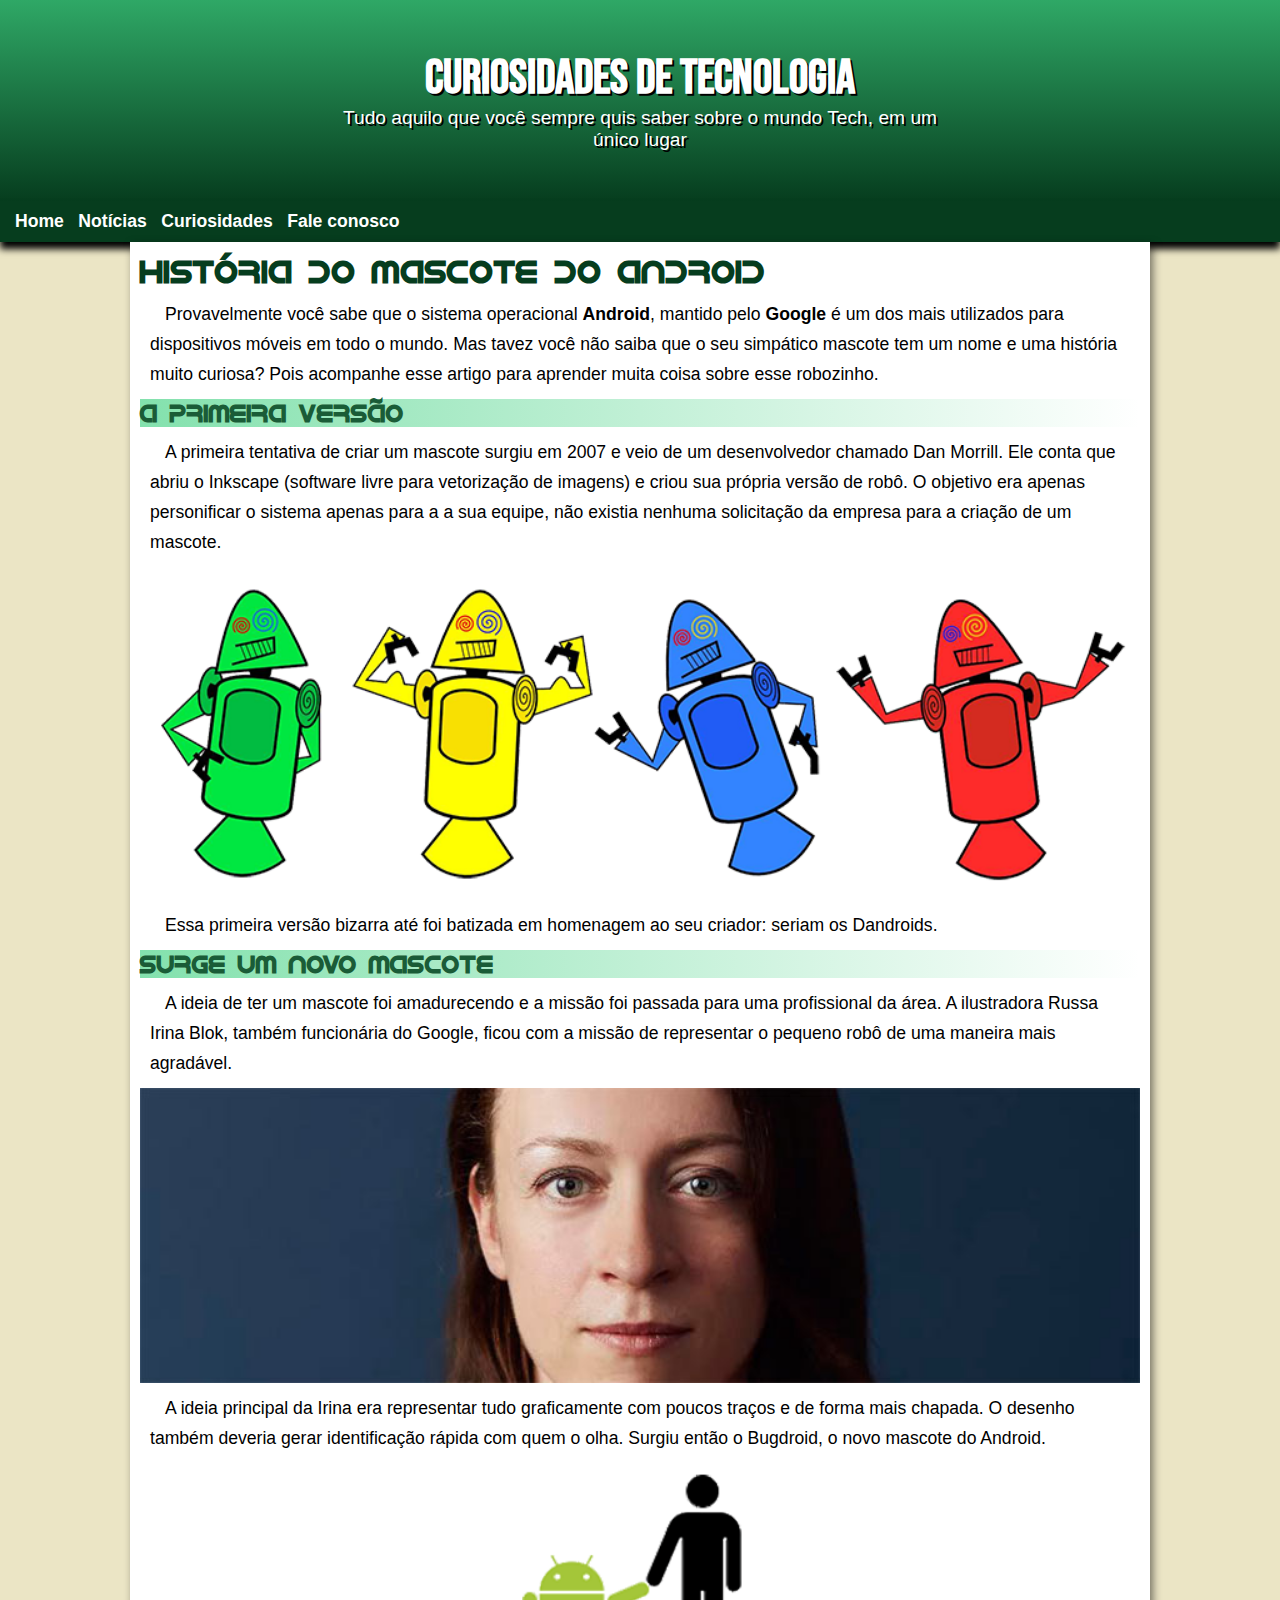
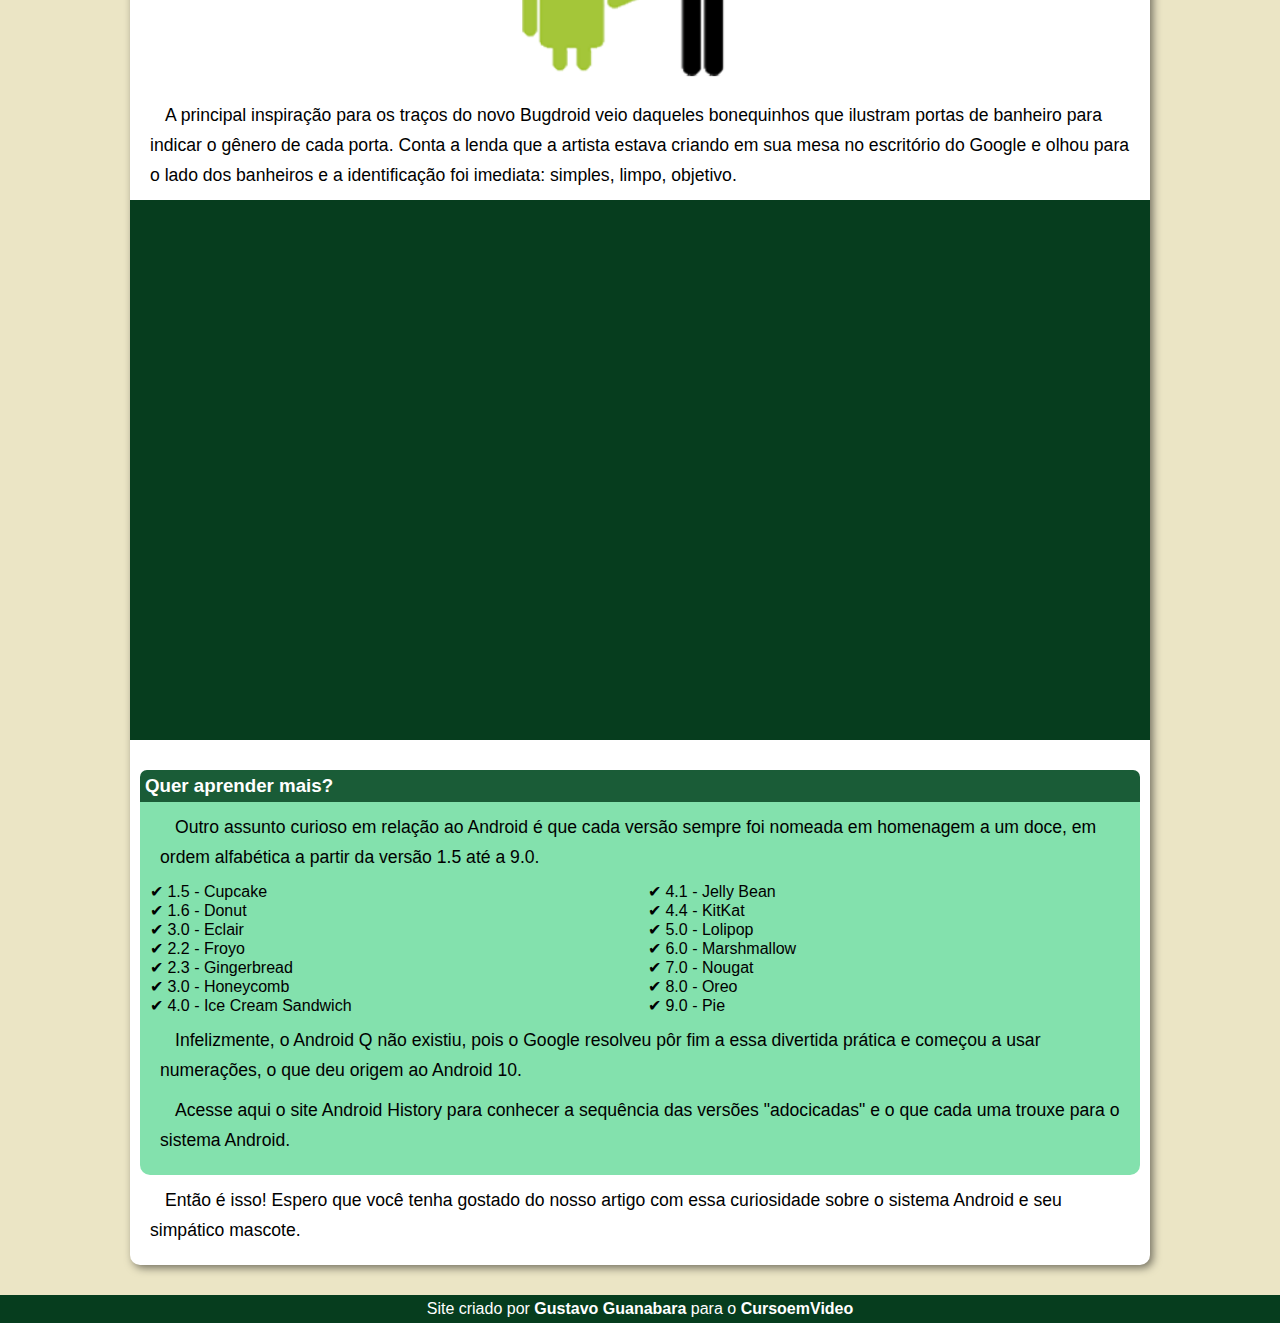
<file: Projeto-android/index.html>
<!DOCTYPE html>
<html lang="Pt-br">
<head>
    <meta charset="UTF-8">
    <meta name="viewport" content="width=device-width, initial-scale=1.0">
    <title>Como surgiu o mascote do Android</title>
    <link rel="stylesheet" href="estilo/style.css">
    <link rel="shortcut icon" href="imagens/favicon.ico" type="image/x-icon">
</head>
<body>
    <header>
        <h1>Curiosidades de tecnologia</h1>
        <p>Tudo aquilo que você sempre quis saber sobre o mundo Tech, em um único lugar</p>
    </header>
    <nav>
        <a href="#">Home</a>
        <a href="#">Notícias</a>
        <a href="#">Curiosidades</a>
        <a href="#">Fale conosco</a>
    </nav>
    <main>
        <article>
            <h1>História do Mascote do Android</h1>
            <p>Provavelmente você sabe que o sistema operacional <strong>Android</strong>, mantido pelo <strong>Google</strong> é um dos mais utilizados para dispositivos móveis em todo o mundo. Mas tavez você não saiba que o seu simpático mascote tem um nome e uma história muito curiosa? Pois acompanhe esse artigo para aprender muita coisa sobre esse robozinho.</p>
            <h2>A primeira versão</h2>
            <p>A primeira tentativa de criar um mascote surgiu em 2007 e veio de um desenvolvedor chamado Dan Morrill. Ele conta que abriu o Inkscape (software livre para vetorização de imagens) e criou sua própria versão de robô. O objetivo era apenas personificar o sistema apenas para a a sua equipe, não existia nenhuma solicitação da empresa para a criação de um mascote.</p>
            <picture>
                <source media="(max-width:600px )" srcset="imagens/dan-droids-pq.png">
                <img src="imagens/dan-droids.png" alt="Primeiro masconte Android">
            </picture>
            <p>Essa primeira versão bizarra até foi batizada em homenagem ao seu criador: seriam os Dandroids.</p>
            <h2>Surge um novo mascote</h2>
            <p>A ideia de ter um mascote foi amadurecendo e a missão foi passada para uma profissional da área. A ilustradora Russa Irina Blok, também funcionária do Google, ficou com a missão de representar o pequeno robô de uma maneira mais agradável.</p>
            <picture>
                <source media="(max-width:600px)" srcset="imagens/irina-blok-pq.jpg">
                <img src="imagens/irina-blok.jpg" alt="Irina Blok">
            </picture>
            <p>A ideia principal da Irina era representar tudo graficamente com poucos traços e de forma mais chapada. O desenho também deveria gerar identificação rápida com quem o olha. Surgiu então o Bugdroid, o novo mascote do Android.</p>
            <img src="imagens/bugdroid.png" alt="Mascote atual Android" id="bugdroid">
            <p>A principal inspiração para os traços do novo Bugdroid veio daqueles bonequinhos que ilustram portas de banheiro para indicar o gênero de cada porta. Conta a lenda que a artista estava criando em sua mesa no escritório do Google e olhou para o lado dos banheiros e a identificação foi imediata: simples, limpo, objetivo.</p>

            <div>
                <iframe width="560" height="315" src="https://www.youtube.com/embed/l2UDgpLz20M?si=0_rXAtuCUrf5lHXz" title="YouTube video player" frameborder="0" allow="accelerometer; autoplay; clipboard-write; encrypted-media; gyroscope; picture-in-picture; web-share" referrerpolicy="strict-origin-when-cross-origin" allowfullscreen></iframe>
            </div>
            
            <aside>
                <h3>Quer aprender mais?</h3>
                <p>Outro assunto curioso em relação ao Android é que cada versão sempre foi nomeada em homenagem a um doce, em ordem alfabética a partir da versão 1.5 até a 9.0.</p>
                <ul>
                    <li>1.5 - Cupcake</li>
                    <li>1.6 - Donut</li>
                    <li>3.0 - Eclair</li>
                    <li>2.2 - Froyo</li>
                    <li>2.3 - Gingerbread</li>
                    <li>3.0 - Honeycomb</li>
                    <li>4.0 - Ice Cream Sandwich</li>
                    <li>4.1 - Jelly Bean</li>
                    <li>4.4 - KitKat</li>
                    <li>5.0 - Lolipop</li>
                    <li>6.0 - Marshmallow</li>
                    <li>7.0 - Nougat</li>
                    <li>8.0 - Oreo</li>
                    <li>9.0 - Pie</li>
                </ul>
                <p>Infelizmente, o Android Q não existiu, pois o Google resolveu pôr fim a essa divertida prática e começou a usar numerações, o que deu origem ao Android 10.</p>
                <p>Acesse aqui o site Android History para conhecer a sequência das versões "adocicadas" e o que cada uma trouxe para o sistema Android.</p>
            </aside>
            <p>Então é isso! Espero que você tenha gostado do nosso artigo com essa curiosidade sobre o sistema Android e seu simpático mascote.</p>
        </article>
    </main>
    <footer>
        <p>Site criado por <a href="#">Gustavo Guanabara</a> para o <a href="#">CursoemVideo</a></p>
    </footer>
</body>
</html>
</file>
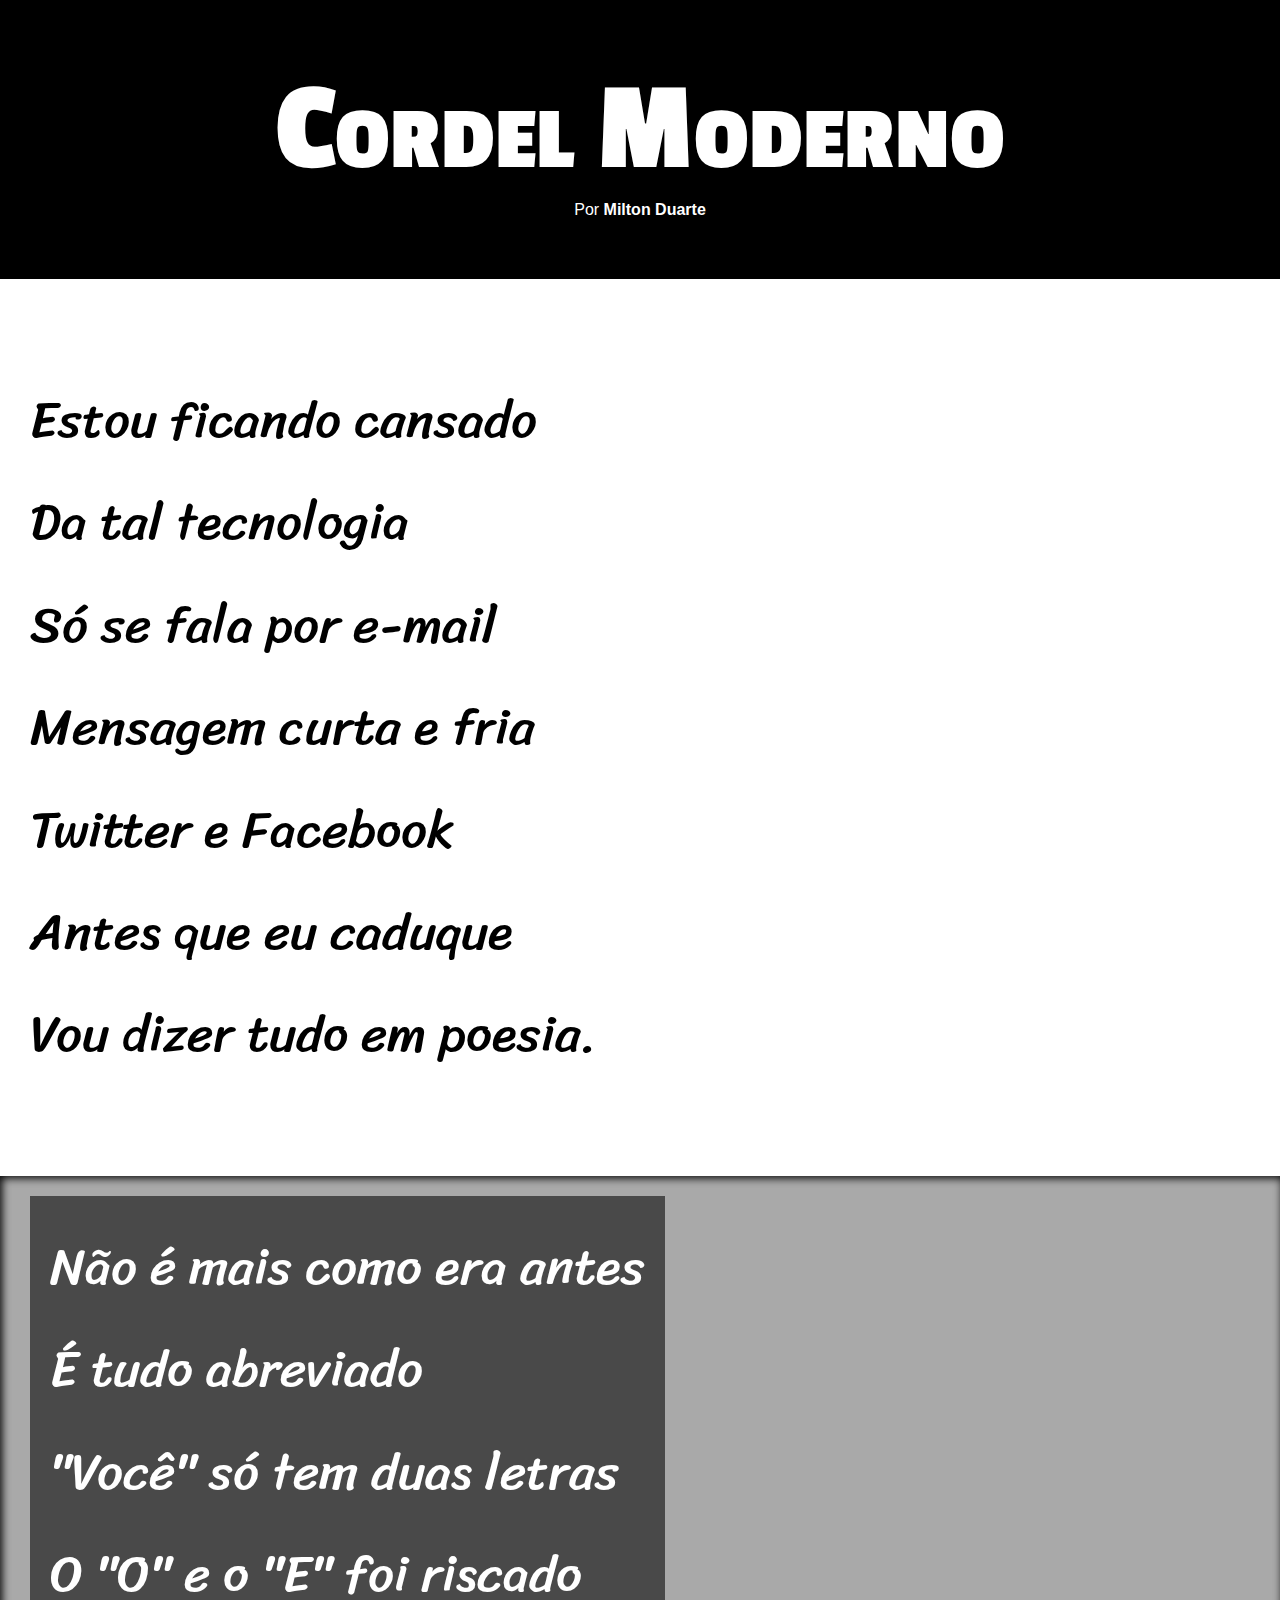
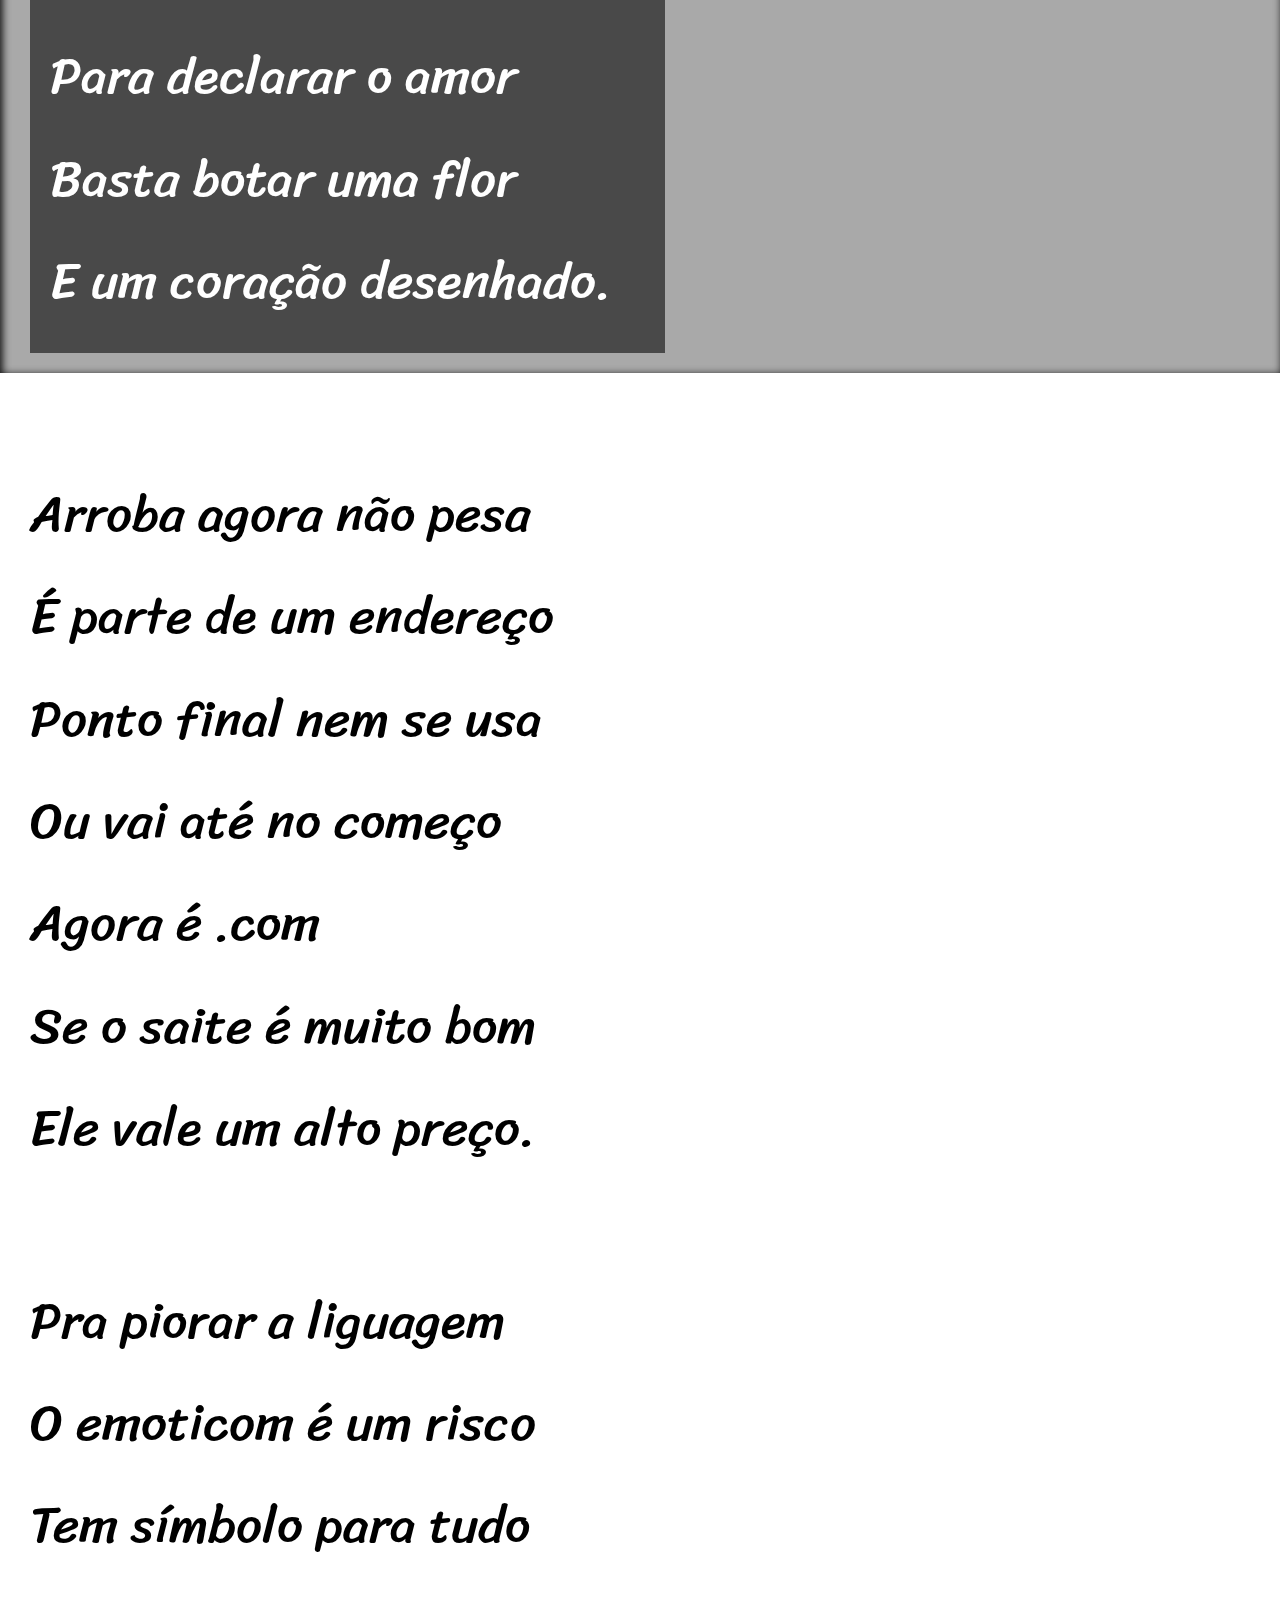
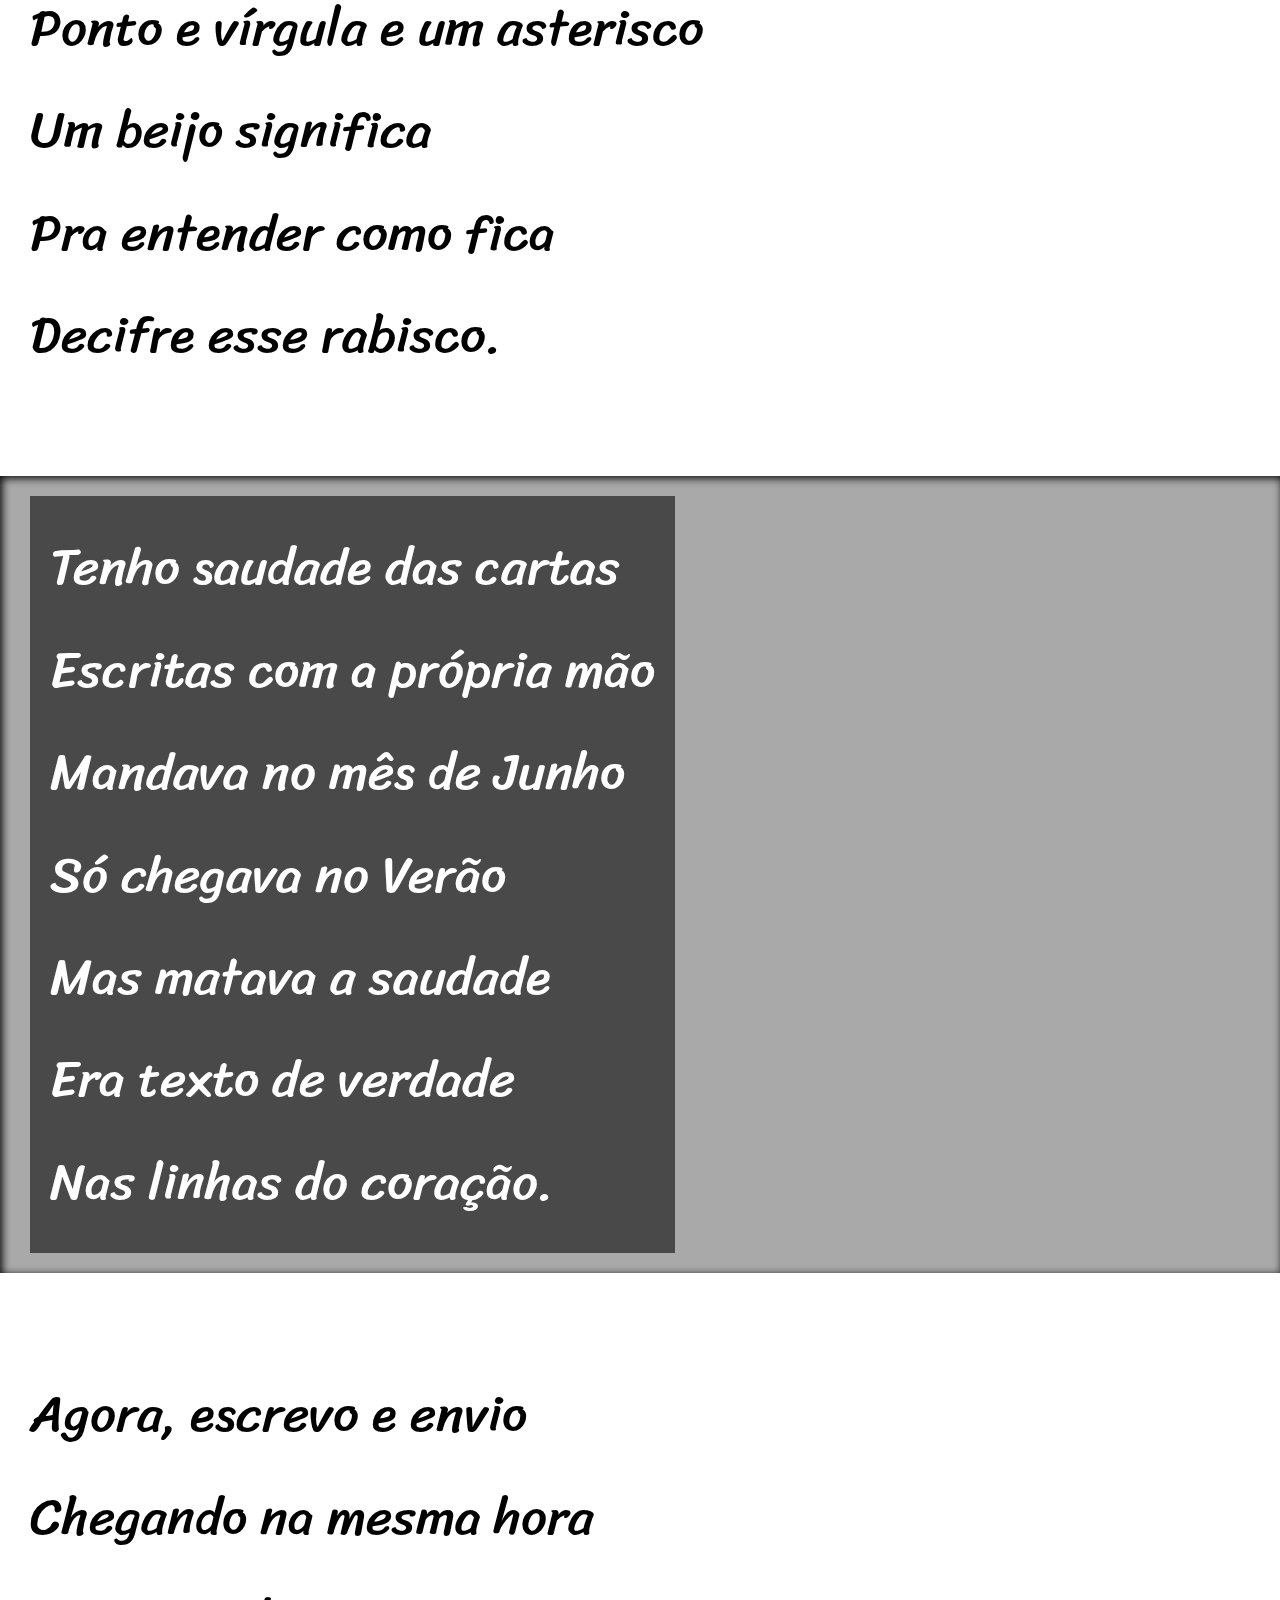
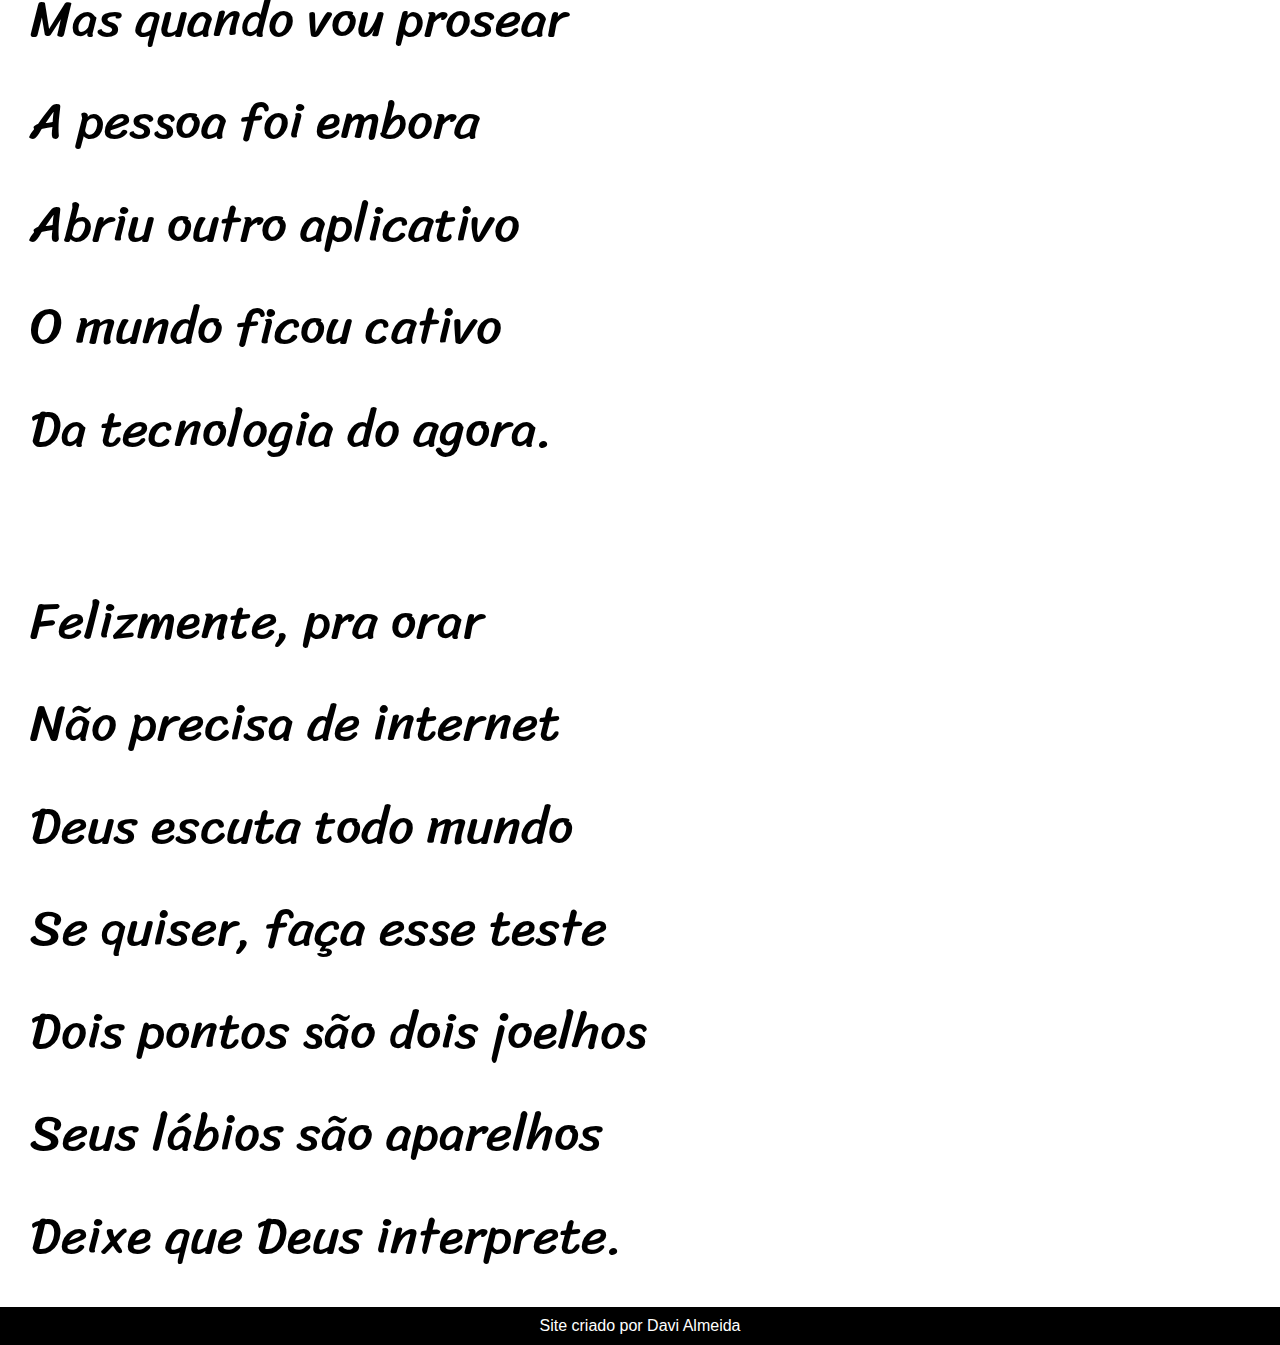
<file: Projeto-cordel/index.html>
<!DOCTYPE html>
<html lang="pt-br">
<head>
    <meta charset="UTF-8">
    <meta name="viewport" content="width=device-width, initial-scale=1.0">
    <title>Document</title>
    <link rel="stylesheet" href="style.css">
</head>
<body>
    <header>
        <h1>Cordel Moderno</h1>
        <p>Por <a href="">Milton Duarte</a></p>
    </header>
    <main>
        <section class="normal">
            <p>
                Estou ficando cansado <br>
                Da tal tecnologia <br>
                Só se fala por e-mail <br>
                Mensagem curta e fria <br>
                Twitter e Facebook <br>
                Antes que eu caduque <br>
                Vou dizer tudo em poesia. <br>
            </p>
        </section>
        <section class="img" id="img01">
            <p>Não é mais como era antes <br>
                É tudo abreviado <br>
                "Você" só tem duas letras <br>
                O "O" e o "E" foi riscado <br>
                Para declarar o amor <br>
                Basta botar uma flor <br>
                E um coração desenhado.</p>
        </section>
        <section class="normal">
            <p>Arroba agora não pesa <br>
            É parte de um endereço <br>
            Ponto final nem se usa <br>
            Ou vai até no começo <br>
            Agora é .com <br>
            Se o saite é muito bom <br>
            Ele vale um alto preço.
            </p>

            <p>Pra piorar a liguagem <br>
            O emoticom é um risco <br>
            Tem símbolo para tudo <br>
            Ponto e vírgula e um asterisco <br>
            Um beijo significa <br>
            Pra entender como fica <br>
            Decifre esse rabisco.</p>
        </section>
        <section class="img" id="img02">
            <p>Tenho saudade das cartas <br>
            Escritas com a própria mão <br>
            Mandava no mês de Junho <br>
            Só chegava no Verão <br>
            Mas matava a saudade <br>
            Era texto de verdade <br>
            Nas linhas do coração.</p>
        </section>

        <section class="normal">
            <p>Agora, escrevo e envio <br>
            Chegando na mesma hora <br>
            Mas quando vou prosear <br>
            A pessoa foi embora <br>
            Abriu outro aplicativo <br>
            O mundo ficou cativo <br>
            Da tecnologia do agora.</p>
            <p>Felizmente, pra orar <br>
            Não precisa de internet <br>
            Deus escuta todo mundo <br>
            Se quiser, faça esse teste <br>
            Dois pontos são dois joelhos <br>
            Seus lábios são aparelhos <br>
            Deixe que Deus interprete.</p>
        </section>
    </main>
    <footer>
        <p>Site criado por Davi Almeida</p>
    </footer>
</body>
</html>
</file>
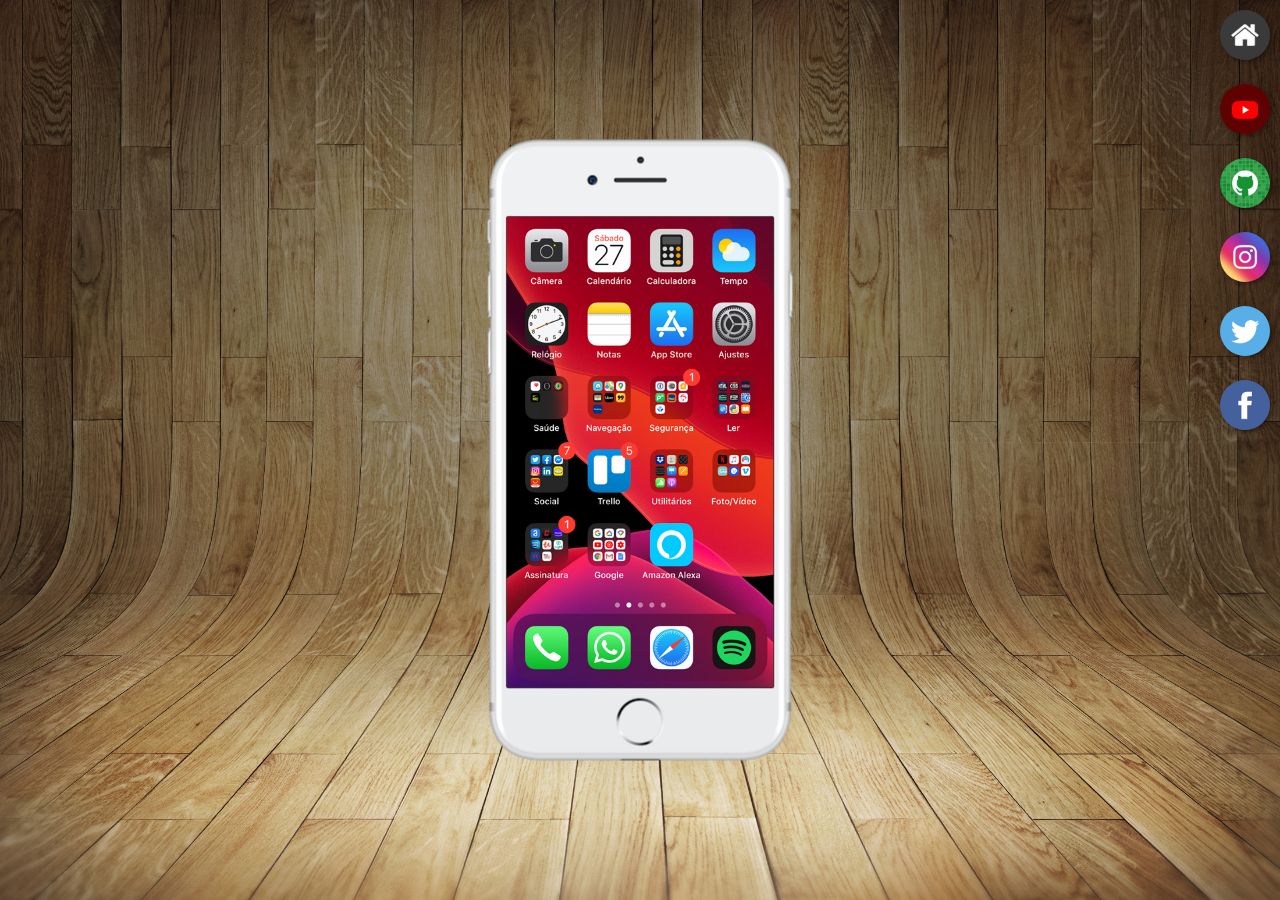
<file: Projeto-social/index.html>
<!DOCTYPE html>
<html lang="pt-br">
<head>
    <meta charset="UTF-8">
    <meta name="viewport" content="width=device-width, initial-scale=1.0">
    <title>Projeto Redes Sociais</title>
    <link rel="stylesheet" href="estilos/style.css">
    <link rel="shortcut icon" href="imagens/favicon.ico" type="image/x-icon">
</head>
<body>
    <main>
        <section id="telefone">
            <iframe src="iframes/home.html" name="tela" id="tela" frameborder="0">
                <p>Seu navegador não é compatível com isso</p>
            </iframe>
        </section>
        <section id="redes-sociais">
            <a href="iframes/home.html" target="tela">
                <img src="imagens/logo-home.jpg" alt="Home">
            </a>
            <br>
            <a href="iframes/youtube.html" target="tela">
                <img src="imagens/logo-youtube.jpg" alt="youtube">
            </a>
            <br>
            <a href="iframes/github.html" target="tela">
                <img src="imagens/logo-github.jpg" alt="Github">
            </a>
            <br>
            <a href="iframes/instagram.html" target="tela">
                <img src="imagens/logo-instagram.jpg" alt="Instagram">
            </a>
            <br>
            <a href="iframes/twitter.html" target="tela">
                <img src="imagens/logo-twitter.jpg" alt="Twitter">
            </a>
            <br>
            <a href="iframes/facebook.html" target="tela">
                <img src="imagens/logo-facebook.jpg" alt="Facebook">
            </a>
        </section>
    </main>
</body>
</html>
</file>
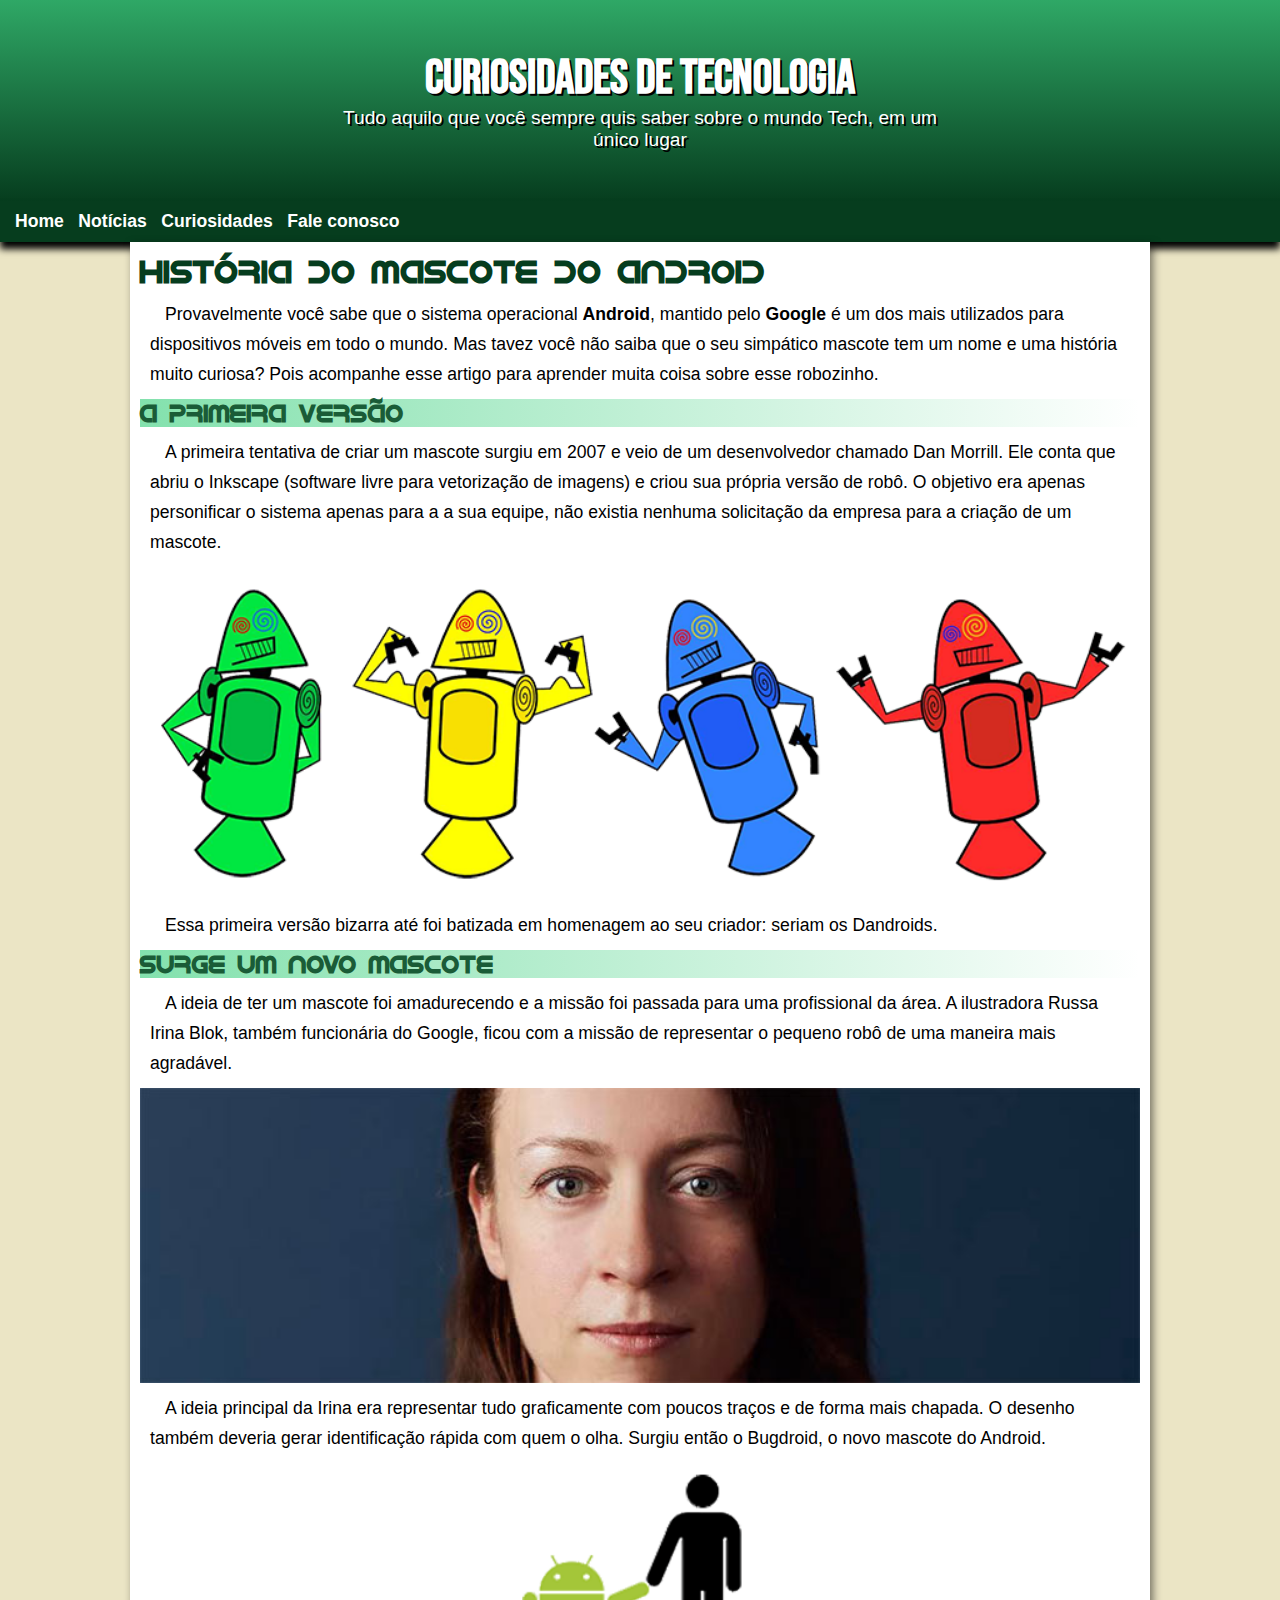
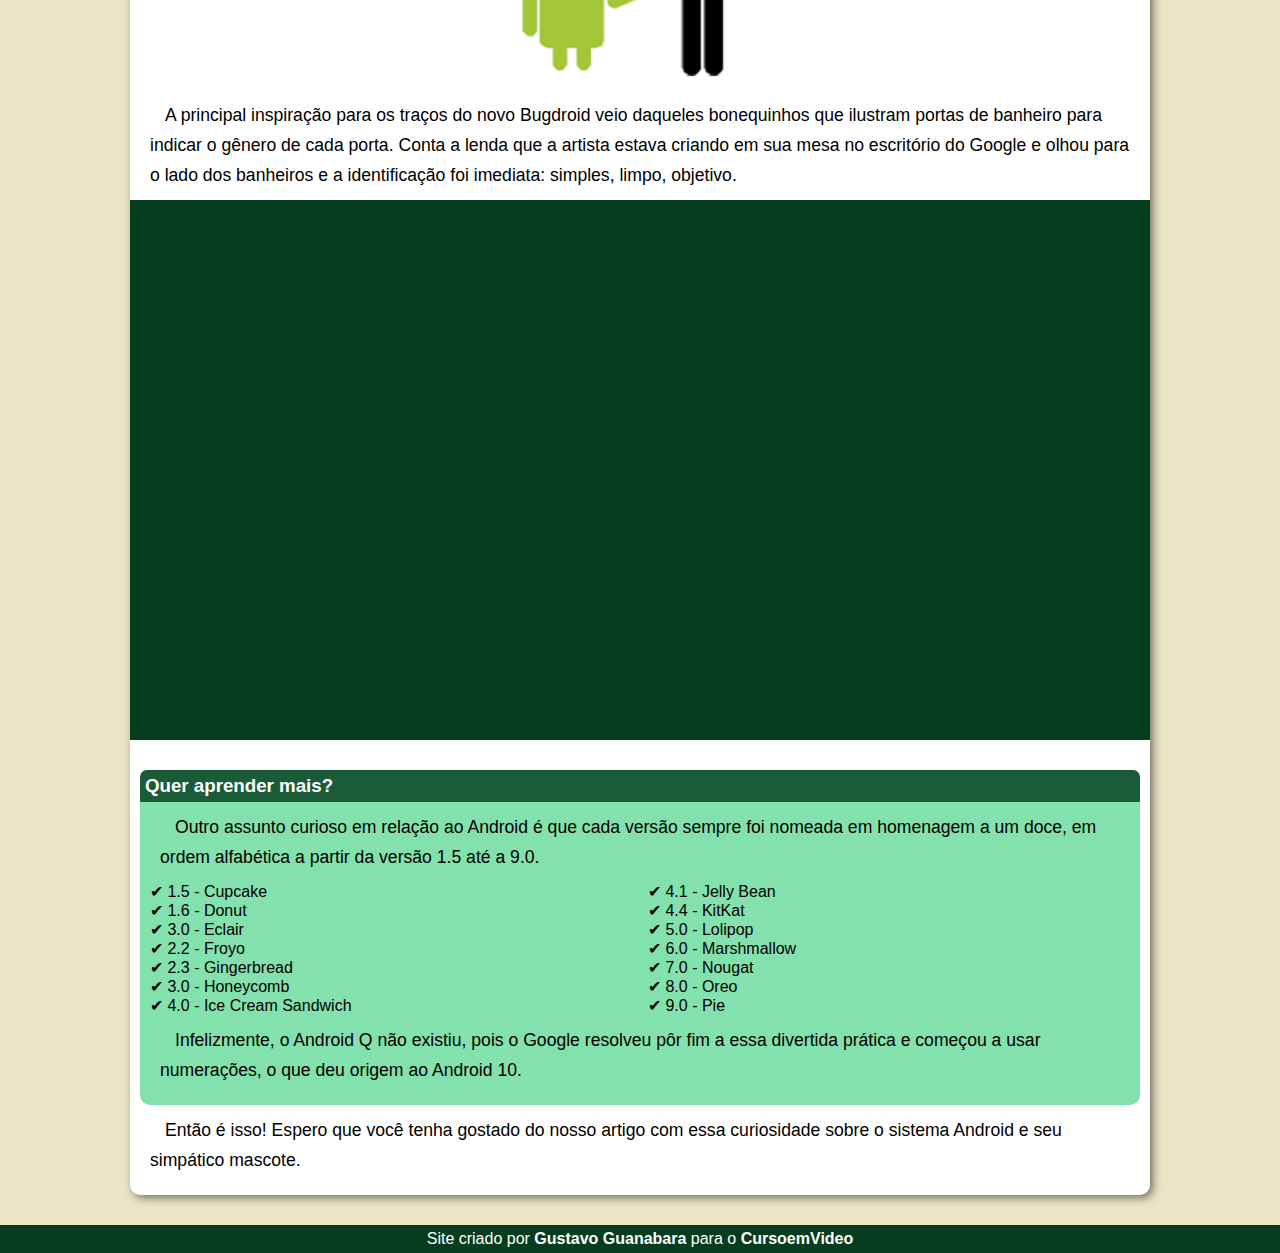
<file: Projeto-android/android.html>
<!DOCTYPE html>
<html lang="Pt-br">
<head>
    <meta charset="UTF-8">
    <meta name="viewport" content="width=device-width, initial-scale=1.0">
    <title>Como surgiu o mascote do Android</title>
    <link rel="stylesheet" href="estilo/style.css">
    <link rel="shortcut icon" href="imagens/favicon.ico" type="image/x-icon">
</head>
<body>
    <header>
        <h1>Curiosidades de tecnologia</h1>
        <p>Tudo aquilo que você sempre quis saber sobre o mundo Tech, em um único lugar</p>
    </header>
    <nav>
        <a href="#">Home</a>
        <a href="#">Notícias</a>
        <a href="#">Curiosidades</a>
        <a href="#">Fale conosco</a>
    </nav>
    <main>
        <article>
            <h1>História do Mascote do Android</h1>
            <p>Provavelmente você sabe que o sistema operacional <strong>Android</strong>, mantido pelo <strong>Google</strong> é um dos mais utilizados para dispositivos móveis em todo o mundo. Mas tavez você não saiba que o seu simpático mascote tem um nome e uma história muito curiosa? Pois acompanhe esse artigo para aprender muita coisa sobre esse robozinho.</p>
            <h2>A primeira versão</h2>
            <p>A primeira tentativa de criar um mascote surgiu em 2007 e veio de um desenvolvedor chamado Dan Morrill. Ele conta que abriu o Inkscape (software livre para vetorização de imagens) e criou sua própria versão de robô. O objetivo era apenas personificar o sistema apenas para a a sua equipe, não existia nenhuma solicitação da empresa para a criação de um mascote.</p>
            <picture>
                <source media="(max-width:600px )" srcset="imagens/dan-droids-pq.png">
                <img src="imagens/dan-droids.png" alt="Primeiro masconte Android">
            </picture>
            <p>Essa primeira versão bizarra até foi batizada em homenagem ao seu criador: seriam os Dandroids.</p>
            <h2>Surge um novo mascote</h2>
            <p>A ideia de ter um mascote foi amadurecendo e a missão foi passada para uma profissional da área. A ilustradora Russa Irina Blok, também funcionária do Google, ficou com a missão de representar o pequeno robô de uma maneira mais agradável.</p>
            <picture>
                <source media="(max-width:600px)" srcset="imagens/irina-blok-pq.jpg">
                <img src="imagens/irina-blok.jpg" alt="Irina Blok">
            </picture>
            <p>A ideia principal da Irina era representar tudo graficamente com poucos traços e de forma mais chapada. O desenho também deveria gerar identificação rápida com quem o olha. Surgiu então o Bugdroid, o novo mascote do Android.</p>
            <img src="imagens/bugdroid.png" alt="Mascote atual Android" id="bugdroid">
            <p>A principal inspiração para os traços do novo Bugdroid veio daqueles bonequinhos que ilustram portas de banheiro para indicar o gênero de cada porta. Conta a lenda que a artista estava criando em sua mesa no escritório do Google e olhou para o lado dos banheiros e a identificação foi imediata: simples, limpo, objetivo.</p>

            <div><iframe width="560" height="315" src="https://www.youtube.com/embed/l2UDgpLz20M?si=0_rXAtuCUrf5lHXz" title="YouTube video player" frameborder="0" allow="accelerometer; autoplay; clipboard-write; encrypted-media; gyroscope; picture-in-picture; web-share" referrerpolicy="strict-origin-when-cross-origin" allowfullscreen></iframe></div>
            
            <aside>
                <h3>Quer aprender mais?</h3>
                <p>Outro assunto curioso em relação ao Android é que cada versão sempre foi nomeada em homenagem a um doce, em ordem alfabética a partir da versão 1.5 até a 9.0.</p>
                <ul>
                    <li>1.5 - Cupcake</li>
                    <li>1.6 - Donut</li>
                    <li>3.0 - Eclair</li>
                    <li>2.2 - Froyo</li>
                    <li>2.3 - Gingerbread</li>
                    <li>3.0 - Honeycomb</li>
                    <li>4.0 - Ice Cream Sandwich</li>
                    <li>4.1 - Jelly Bean</li>
                    <li>4.4 - KitKat</li>
                    <li>5.0 - Lolipop</li>
                    <li>6.0 - Marshmallow</li>
                    <li>7.0 - Nougat</li>
                    <li>8.0 - Oreo</li>
                    <li>9.0 - Pie</li>
                </ul>
                <p>Infelizmente, o Android Q não existiu, pois o Google resolveu pôr fim a essa divertida prática e começou a usar numerações, o que deu origem ao Android 10.</p>
            </aside>
            <p>Então é isso! Espero que você tenha gostado do nosso artigo com essa curiosidade sobre o sistema Android e seu simpático mascote.</p>
        </article>
    </main>
    <footer>
        <p>Site criado por <a href="#">Gustavo Guanabara</a> para o <a href="#">CursoemVideo</a></p>
    </footer>
</body>
</html>
</file>
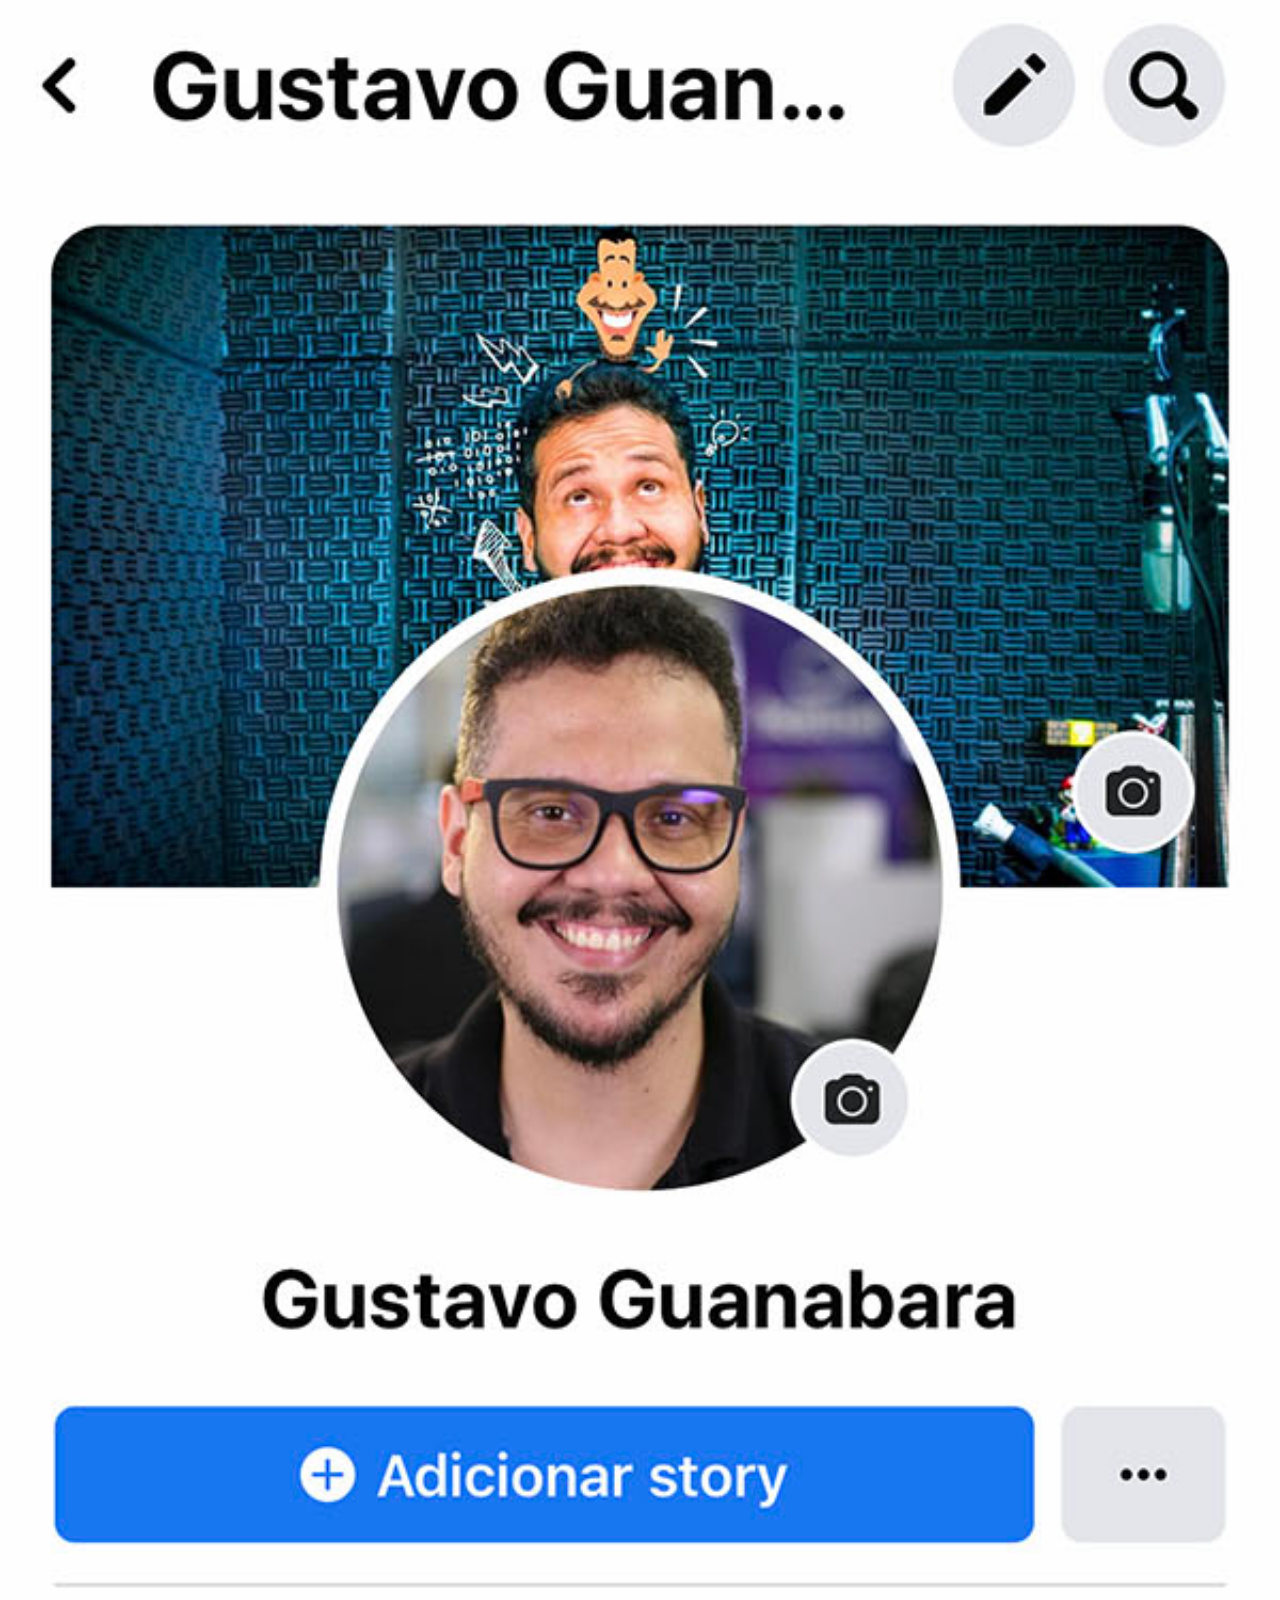
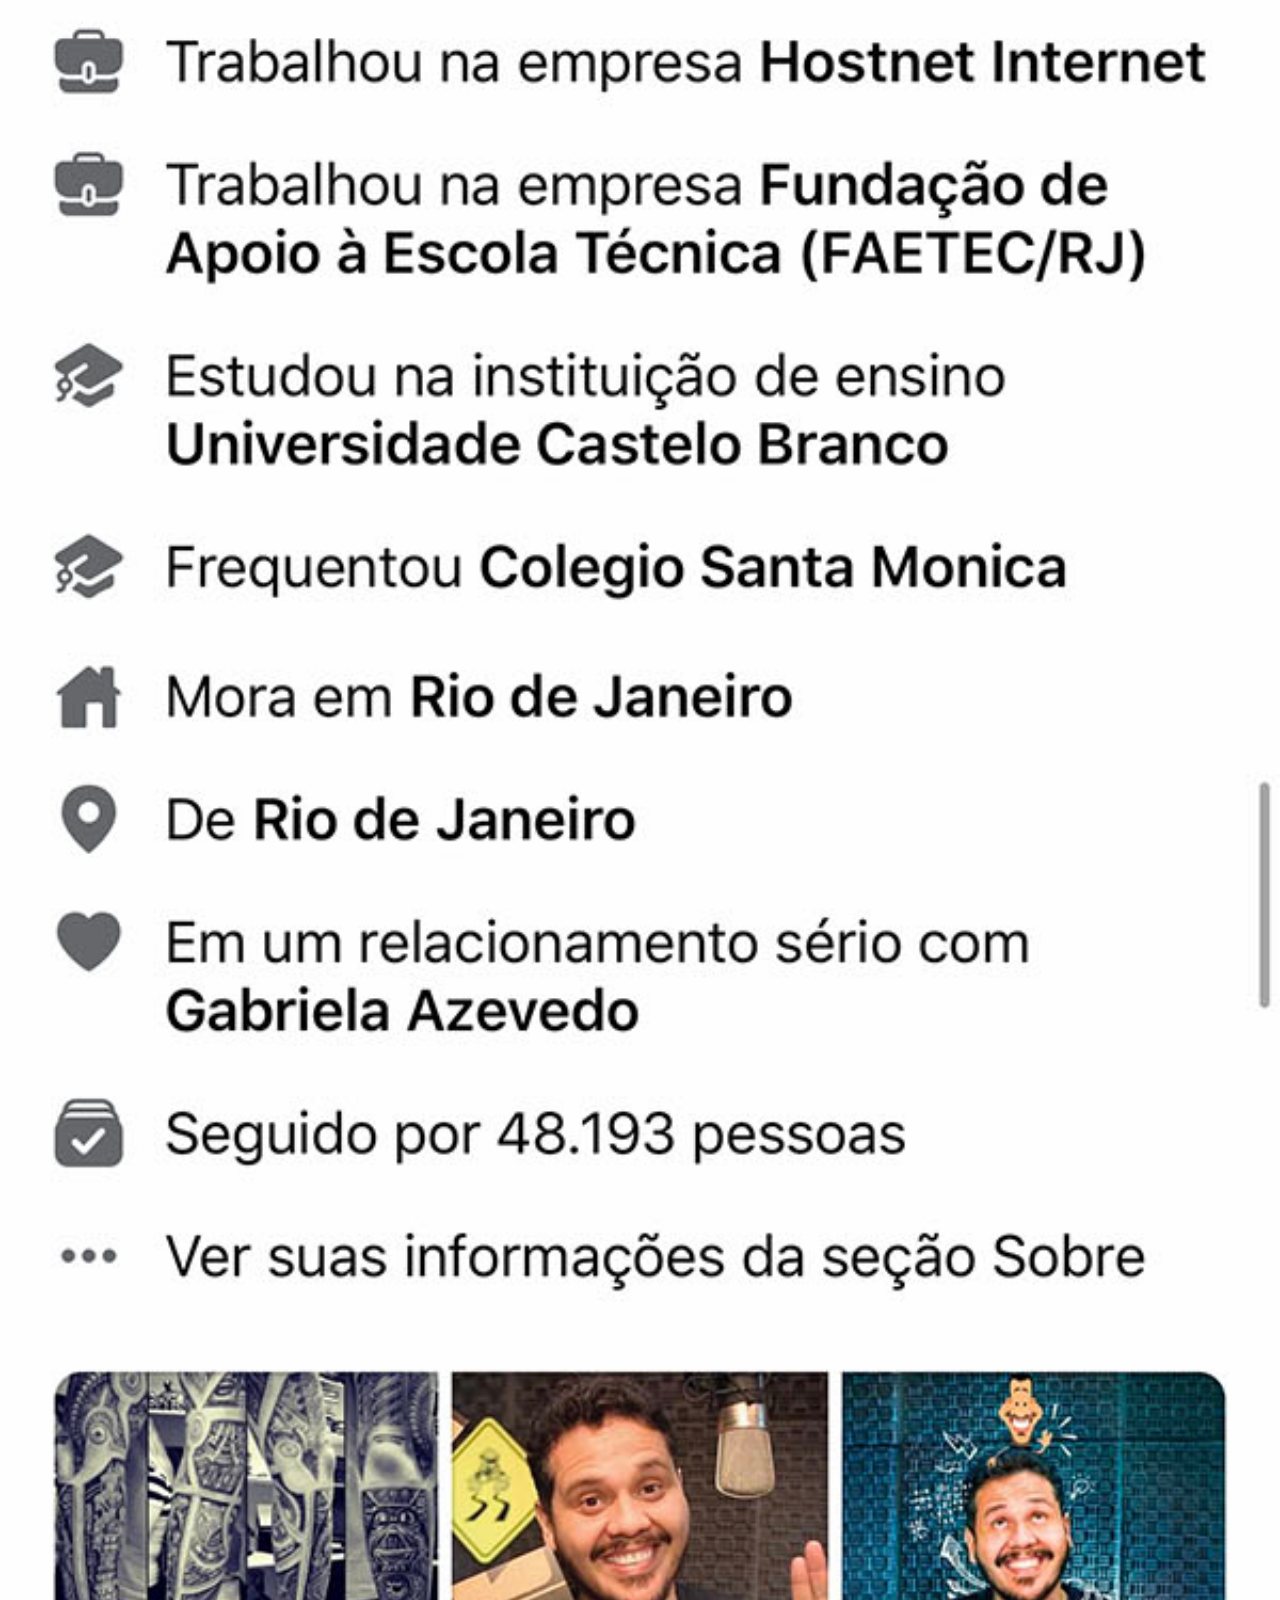
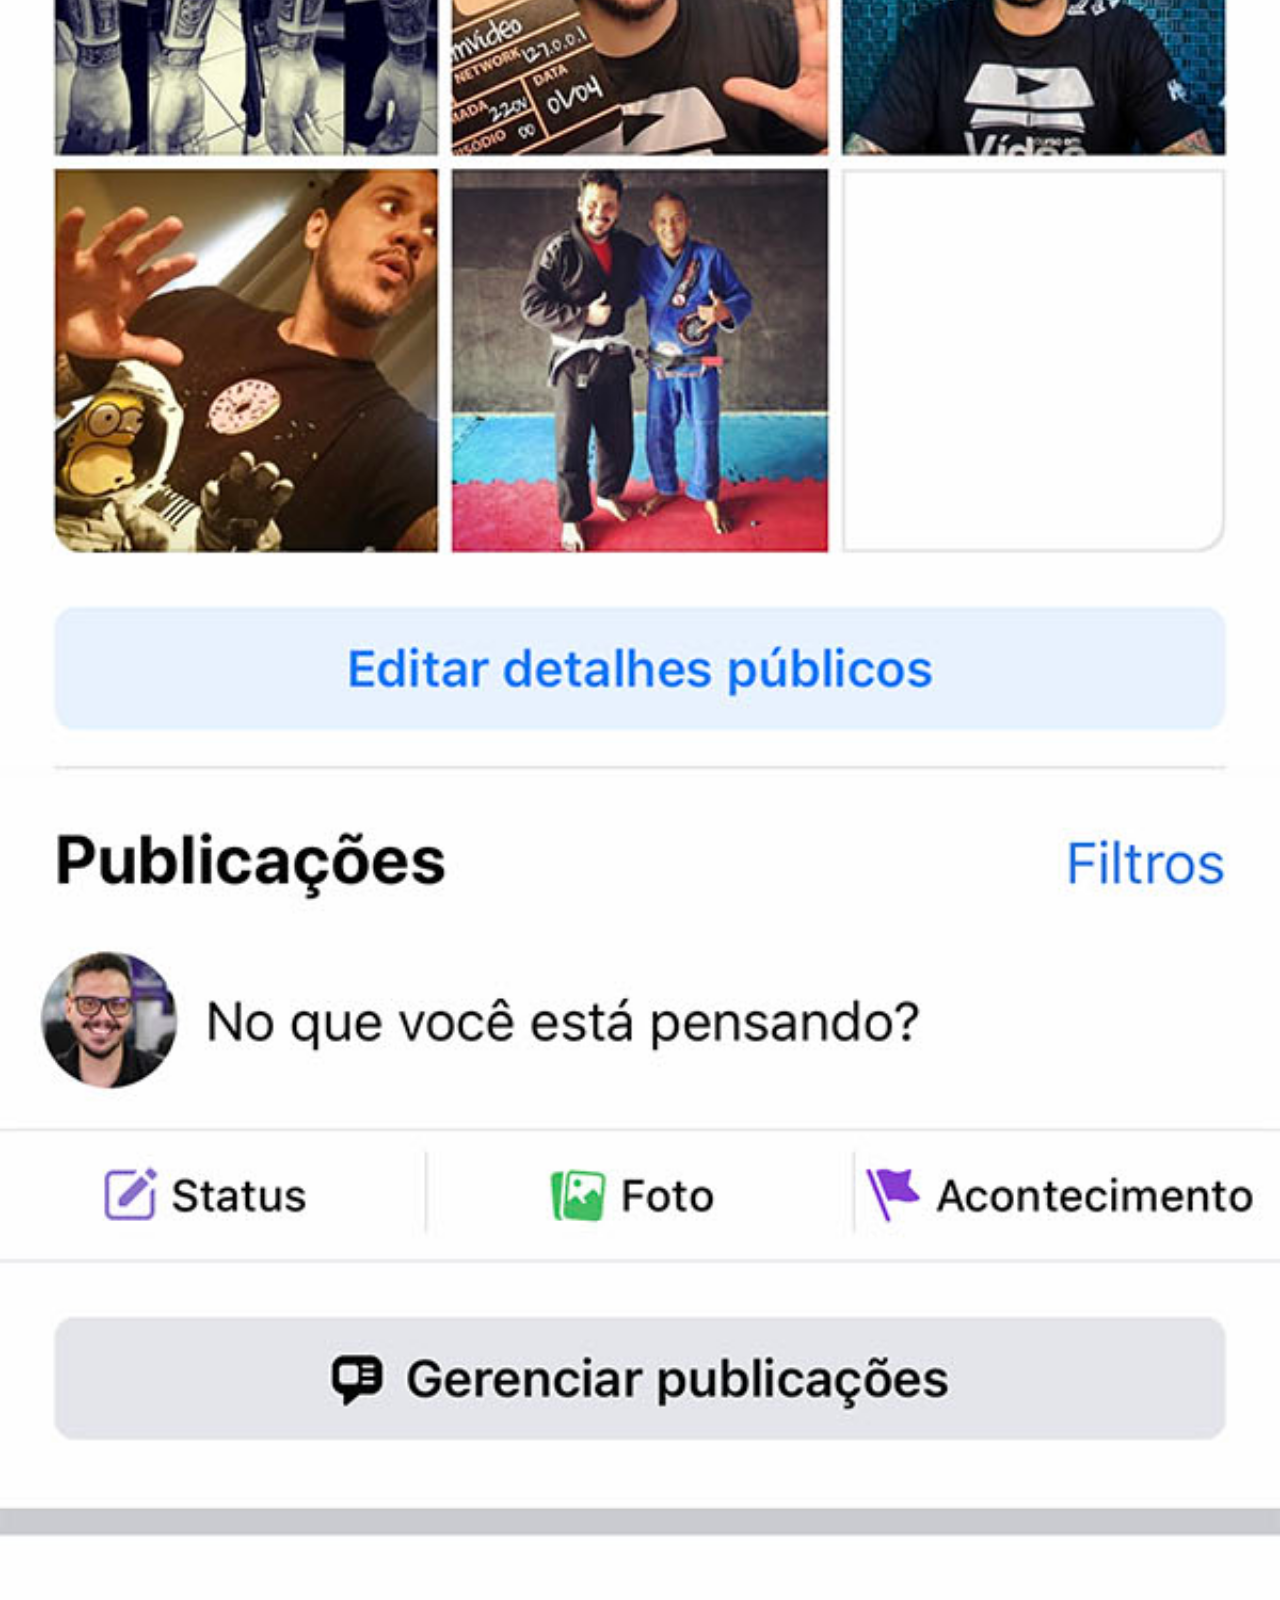
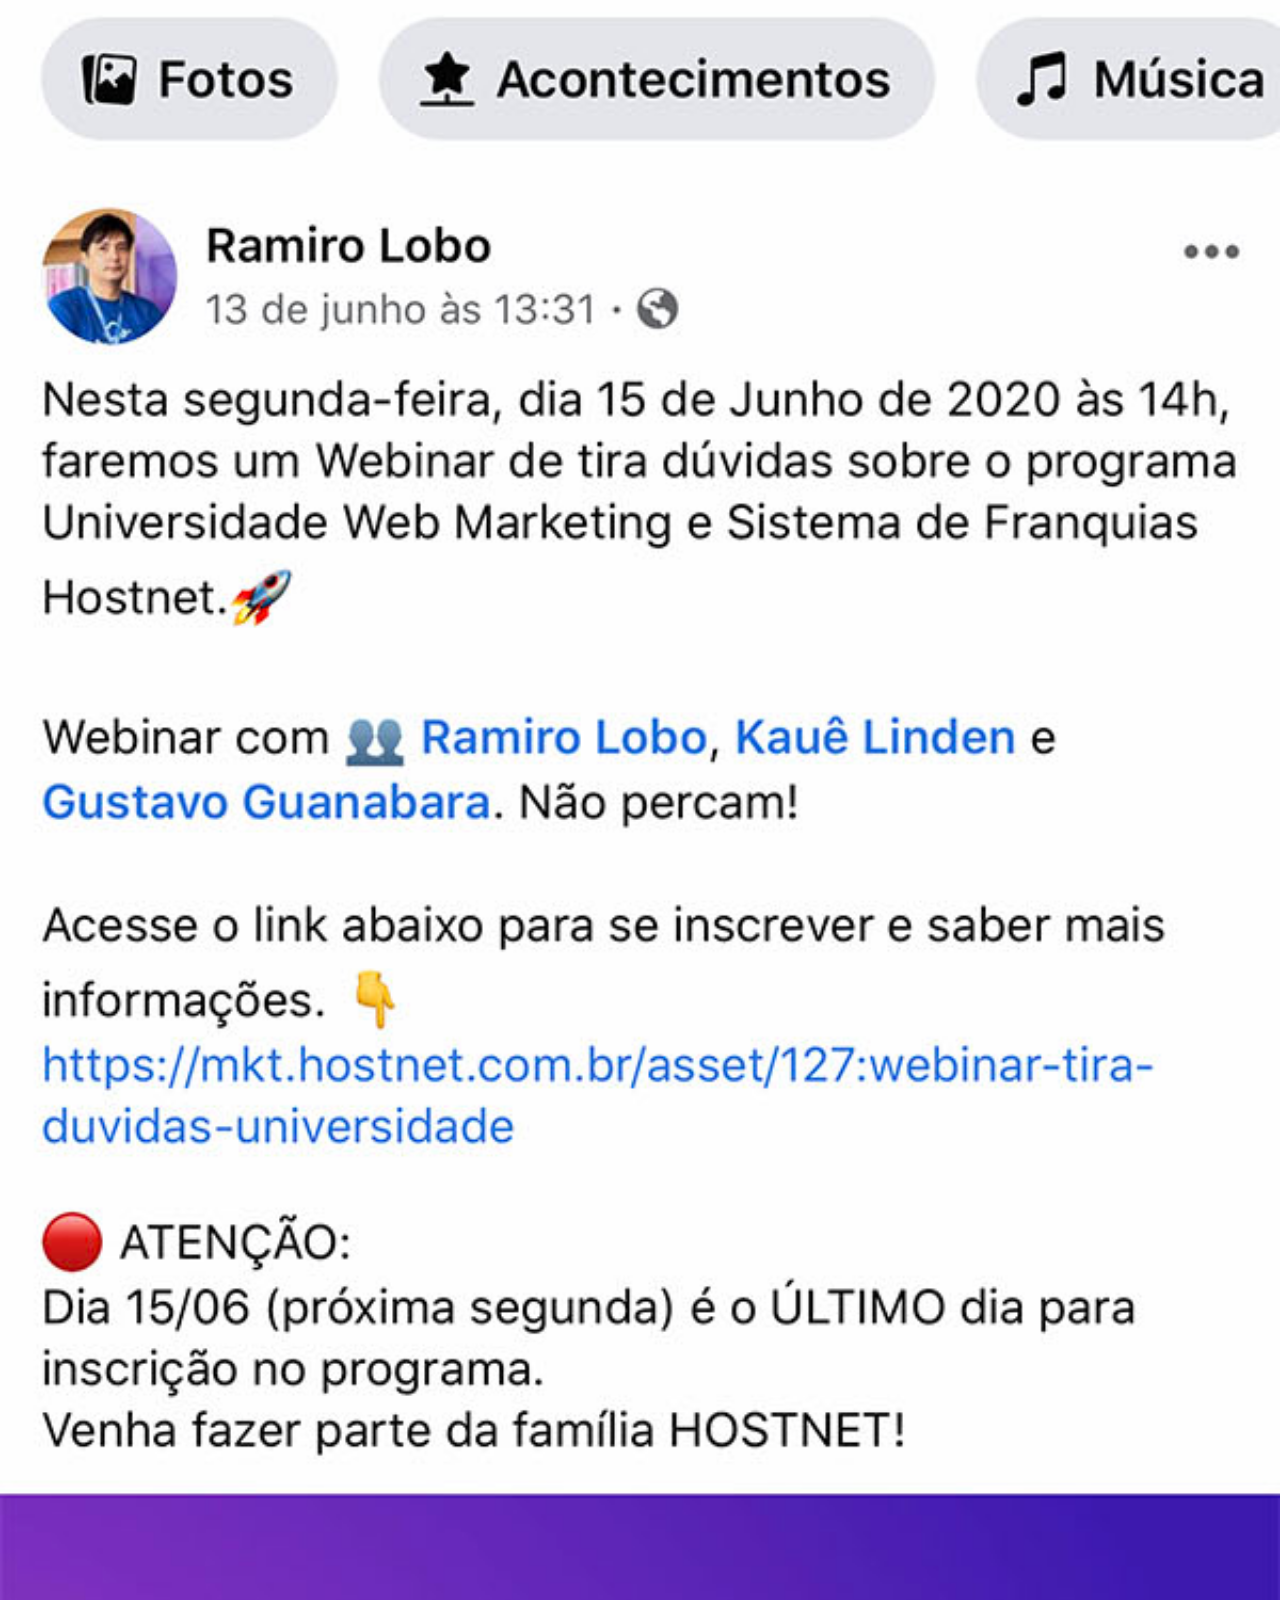
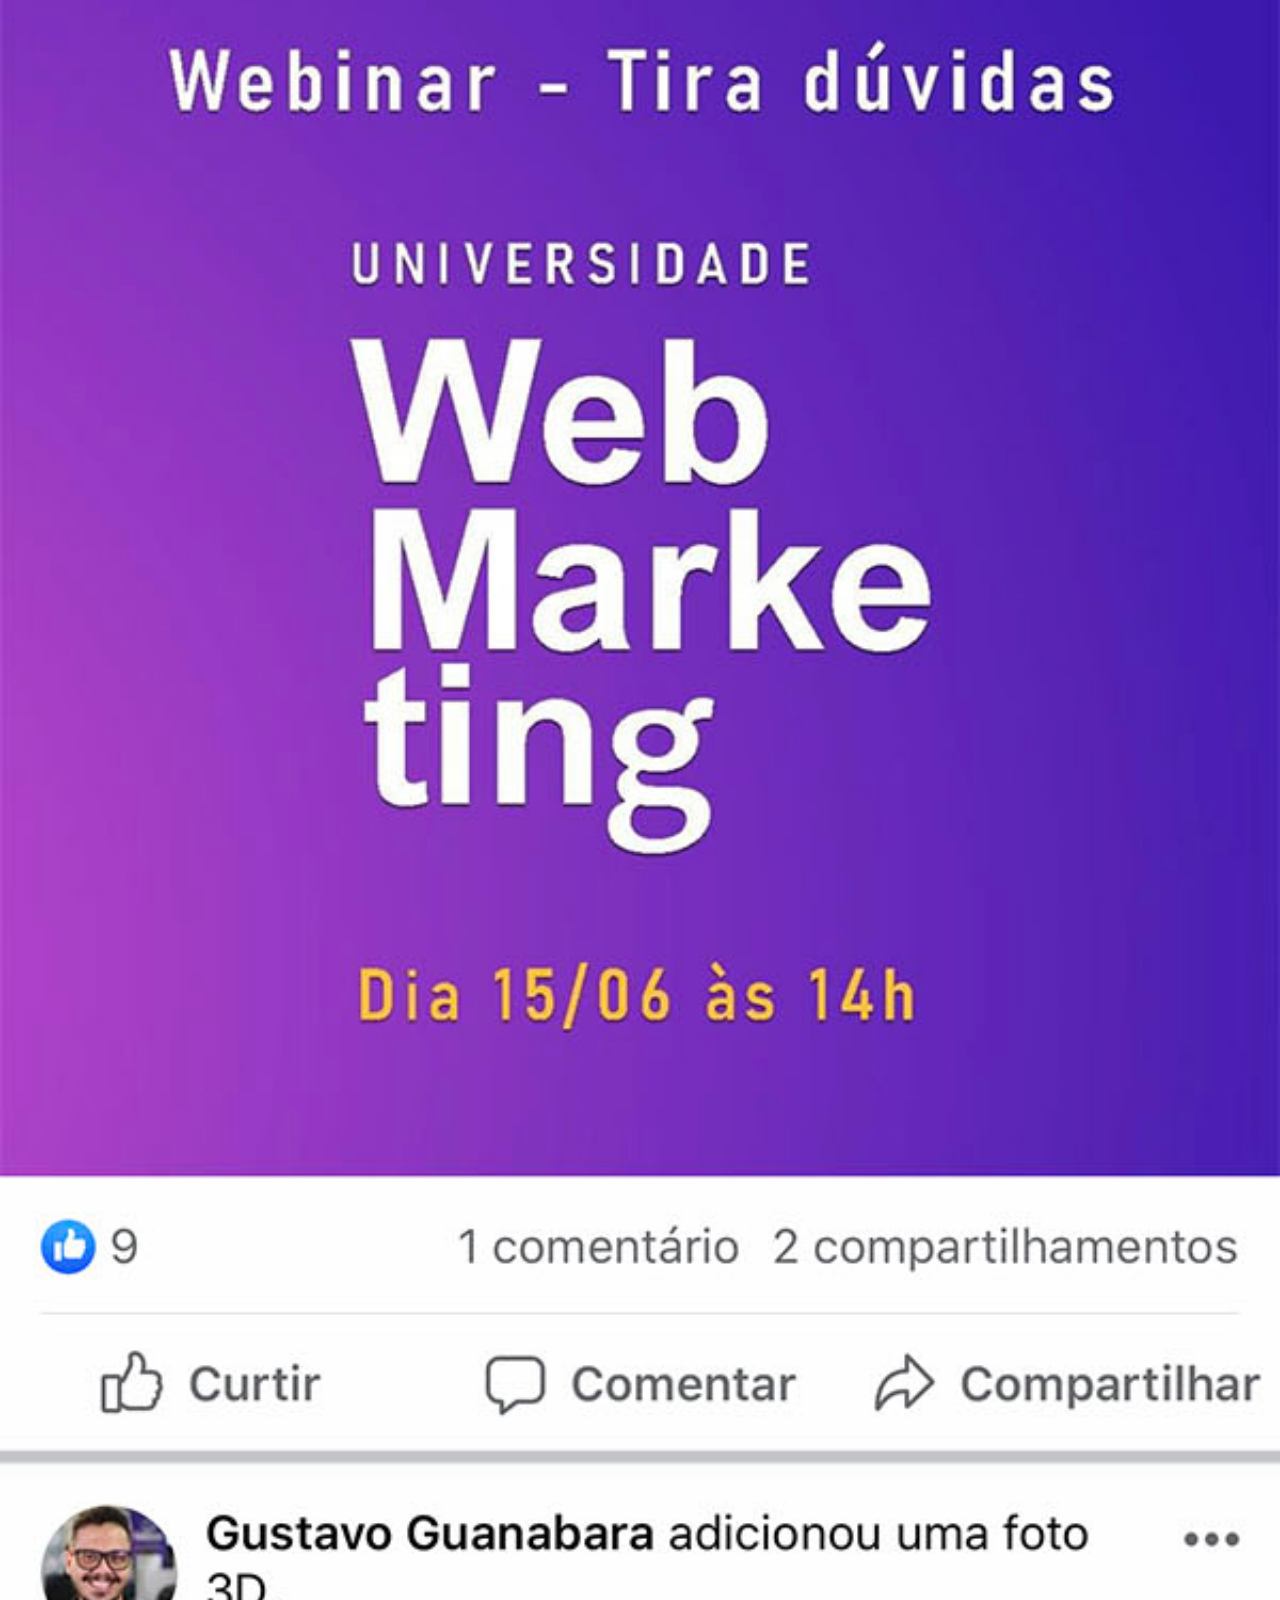
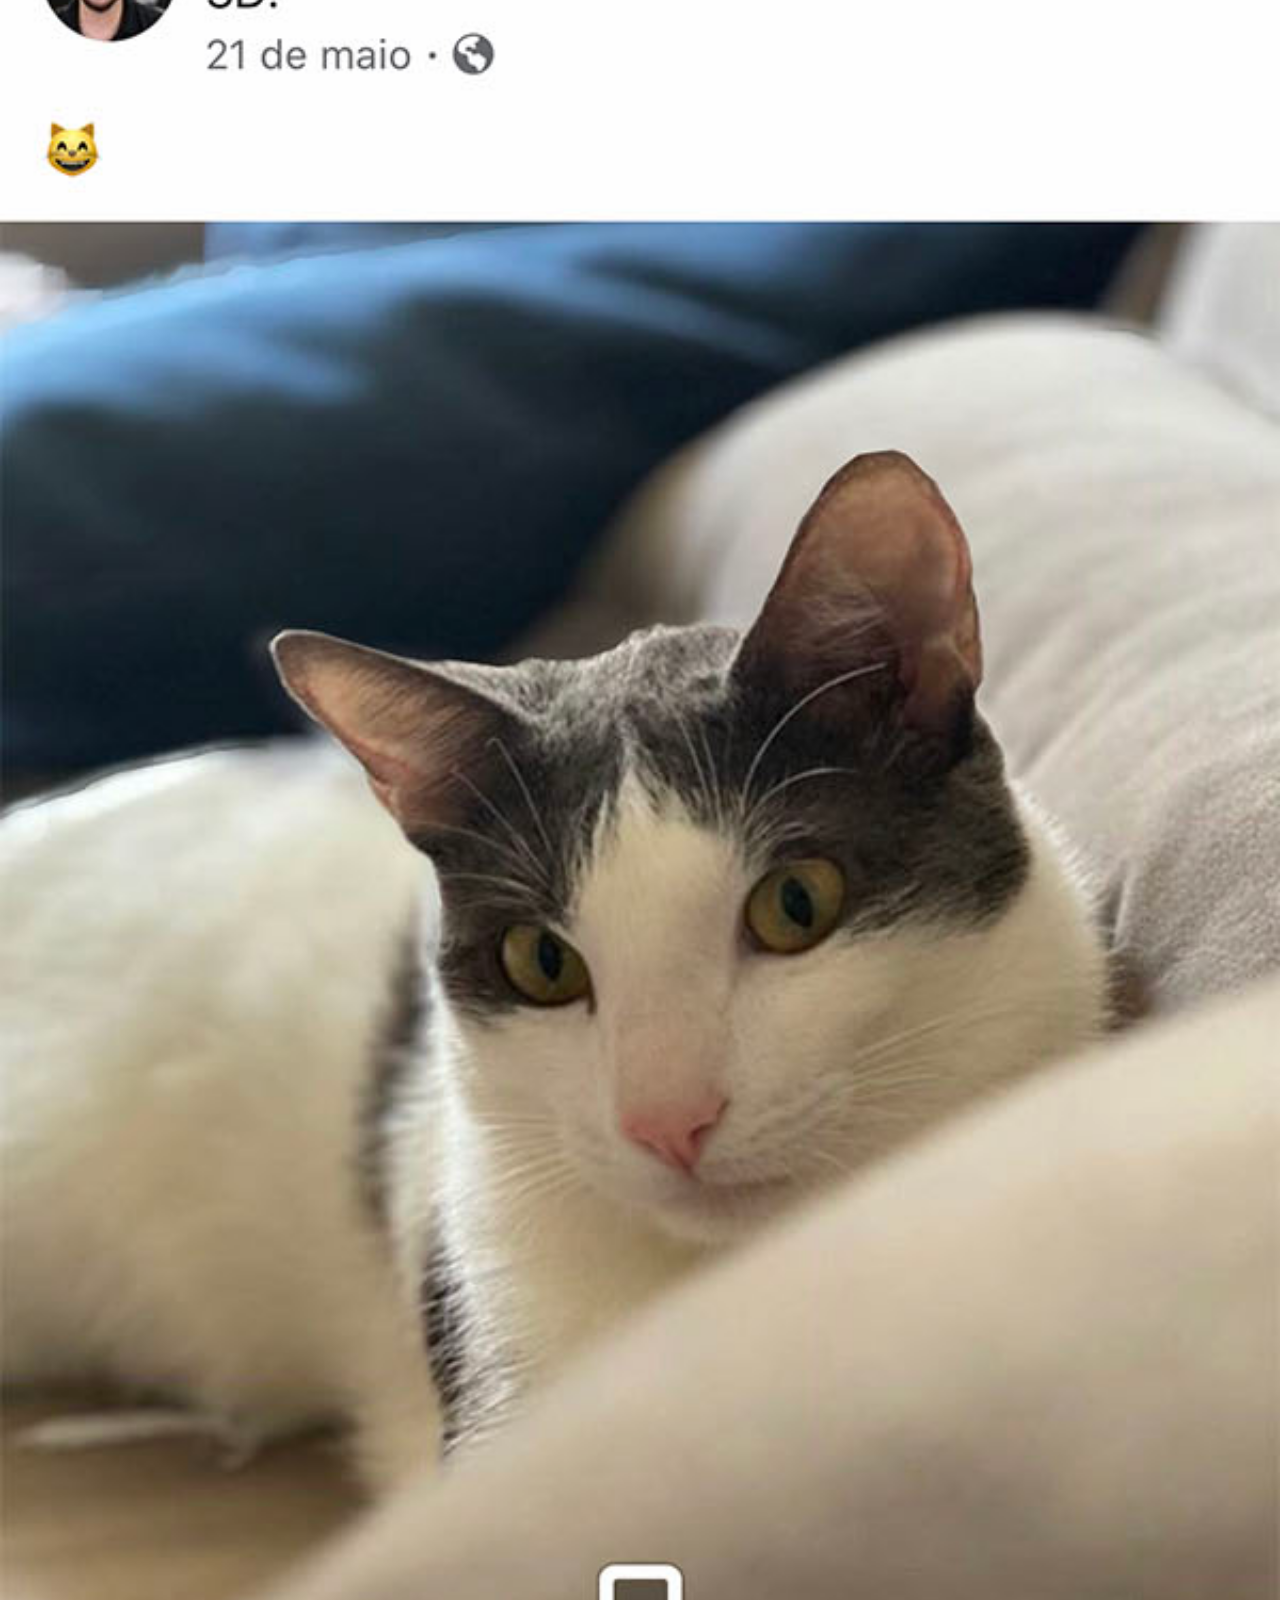
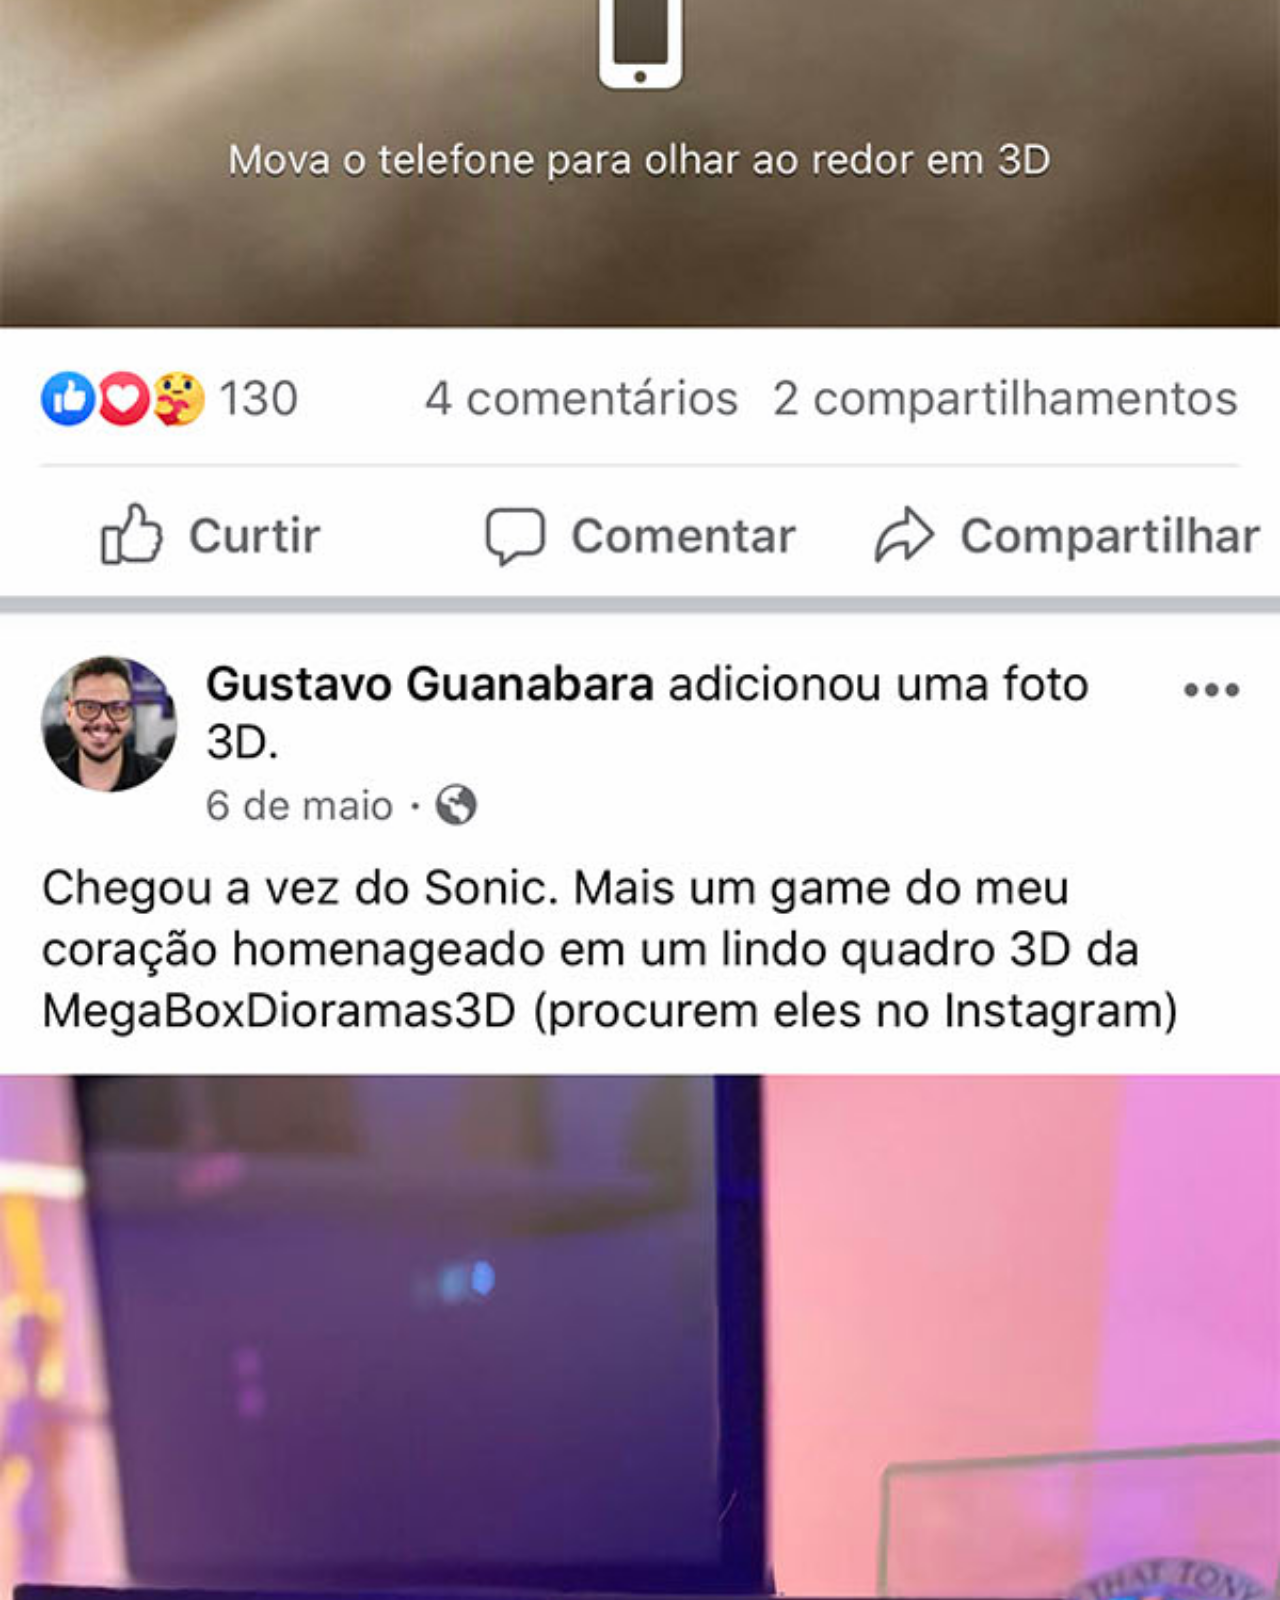
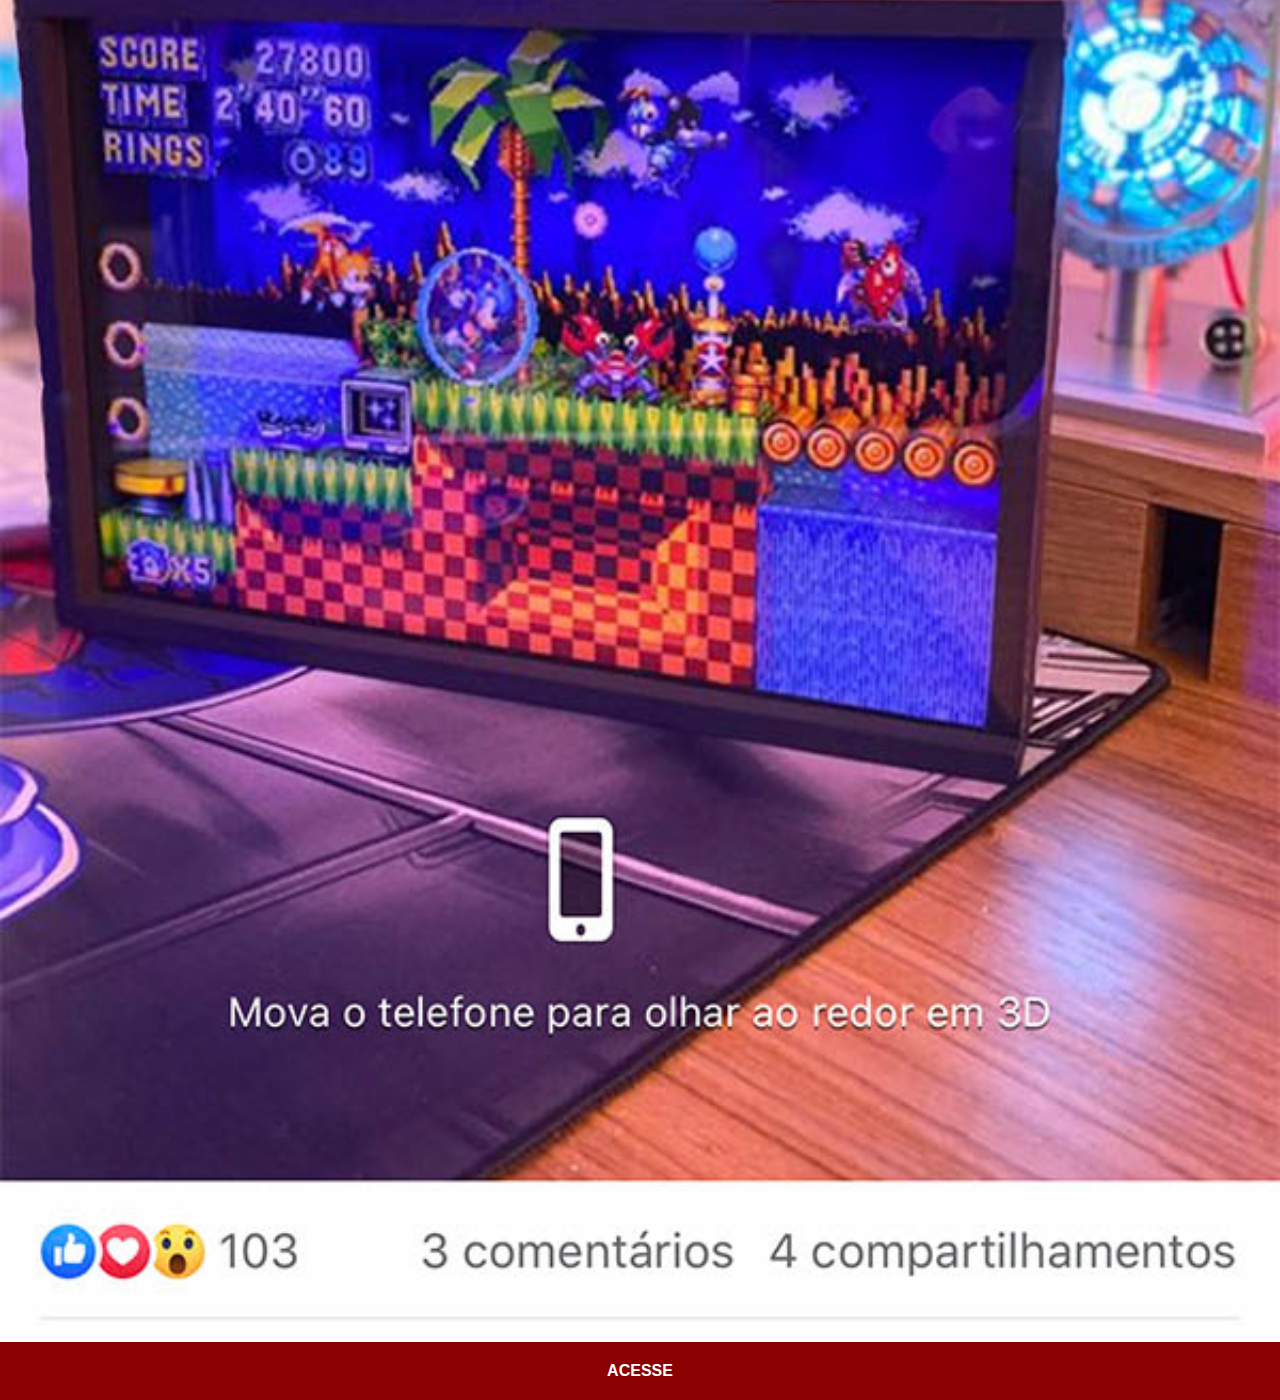
<file: Projeto-social/iframes/facebook.html>
<!DOCTYPE html>
<html lang="pt-br">
<head>
    <meta charset="UTF-8">
    <meta name="viewport" content="width=device-width, initial-scale=1.0">
    <title>Document</title>
    <link rel="stylesheet" href="../estilos/iframes.css">
</head>
<body>
    <img src="../imagens/tela-facebook.jpg" alt="Facebook">
    <a href="https://facebook.com" target="_blank">ACESSE</a>
</body>
</html>
</file>
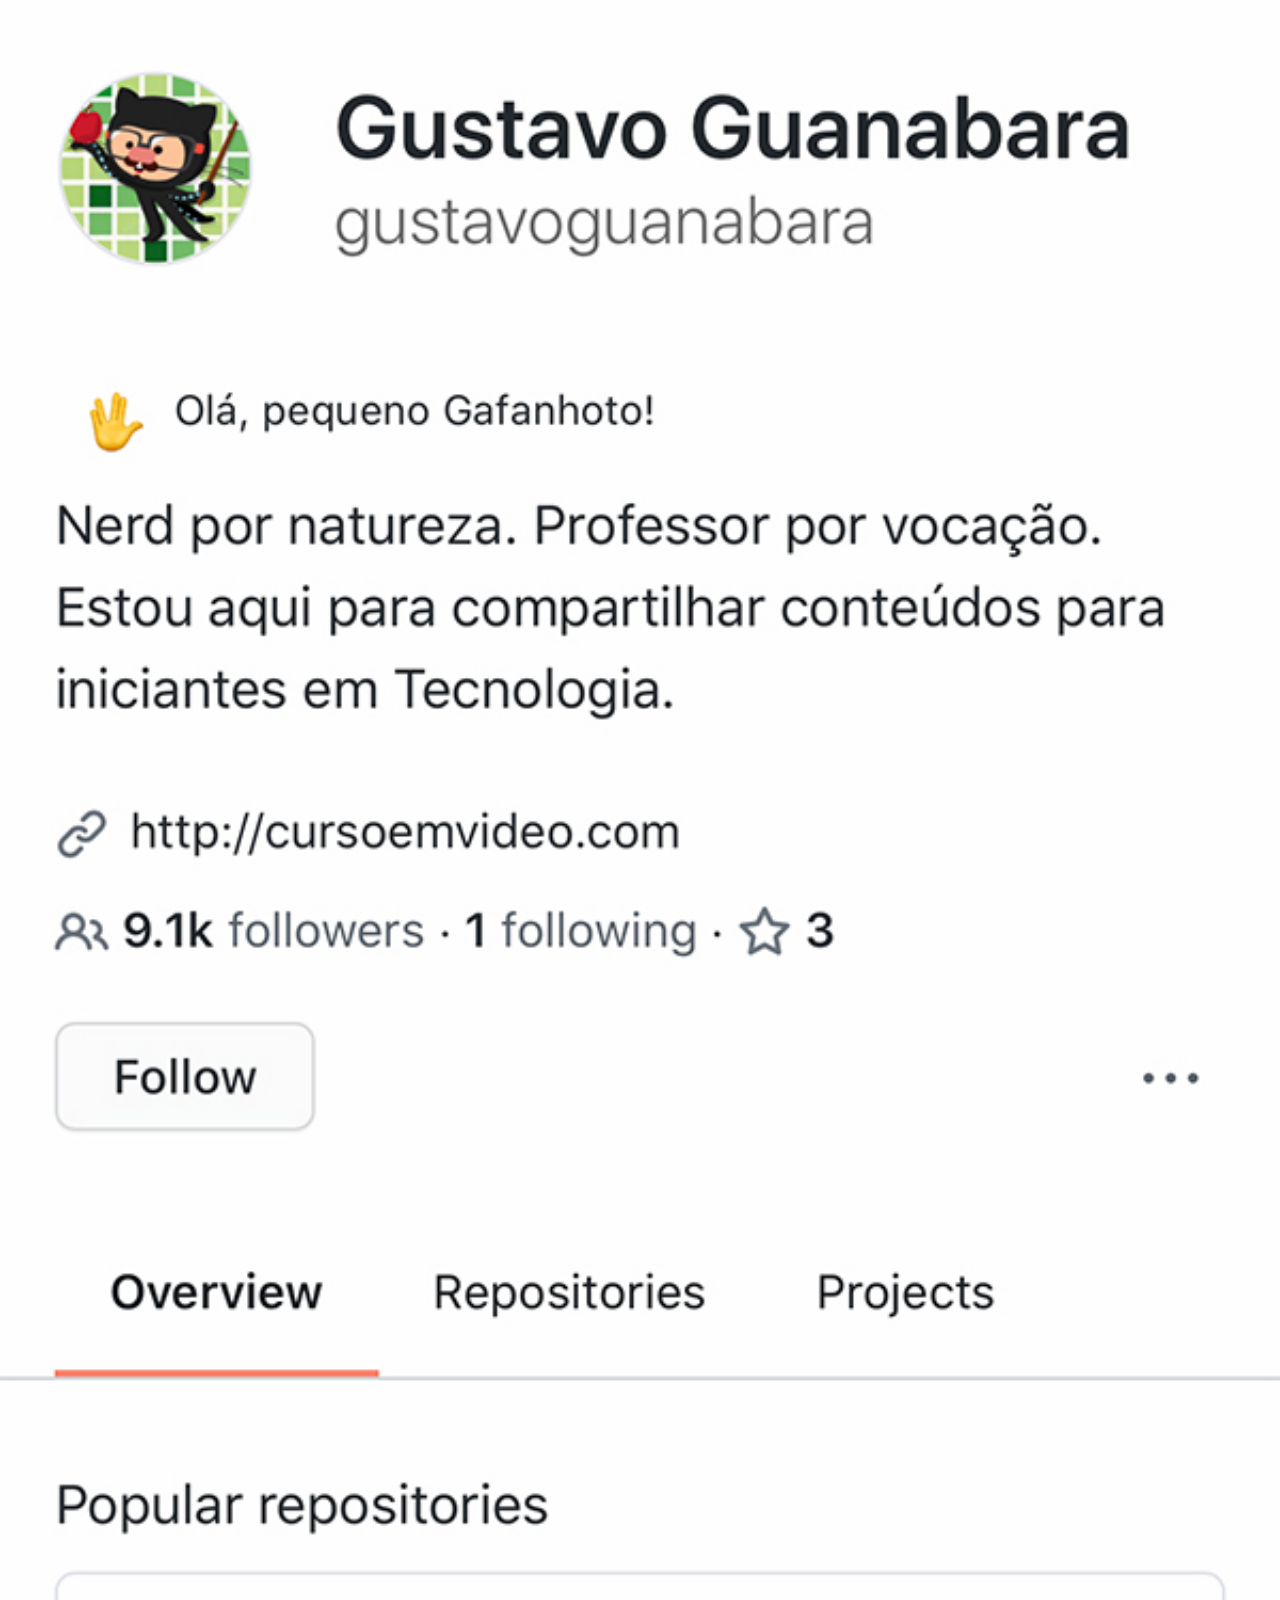
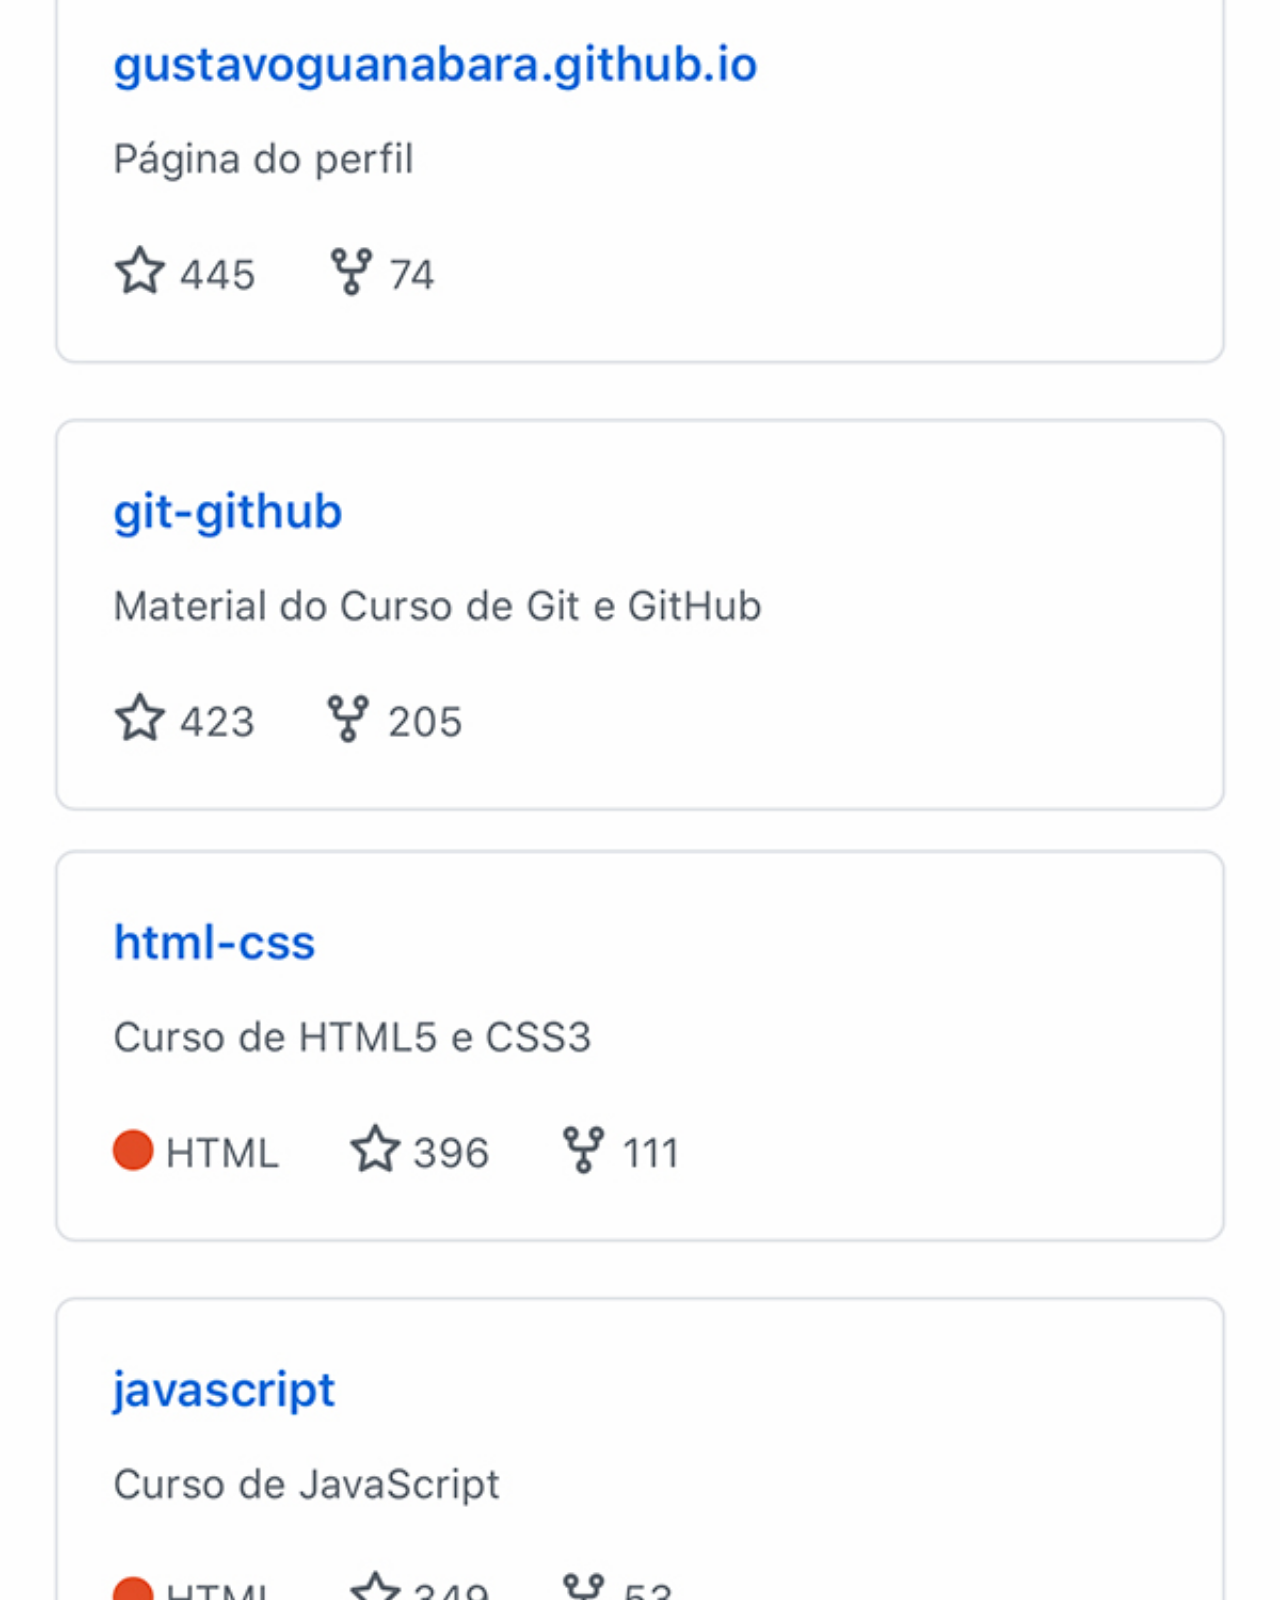
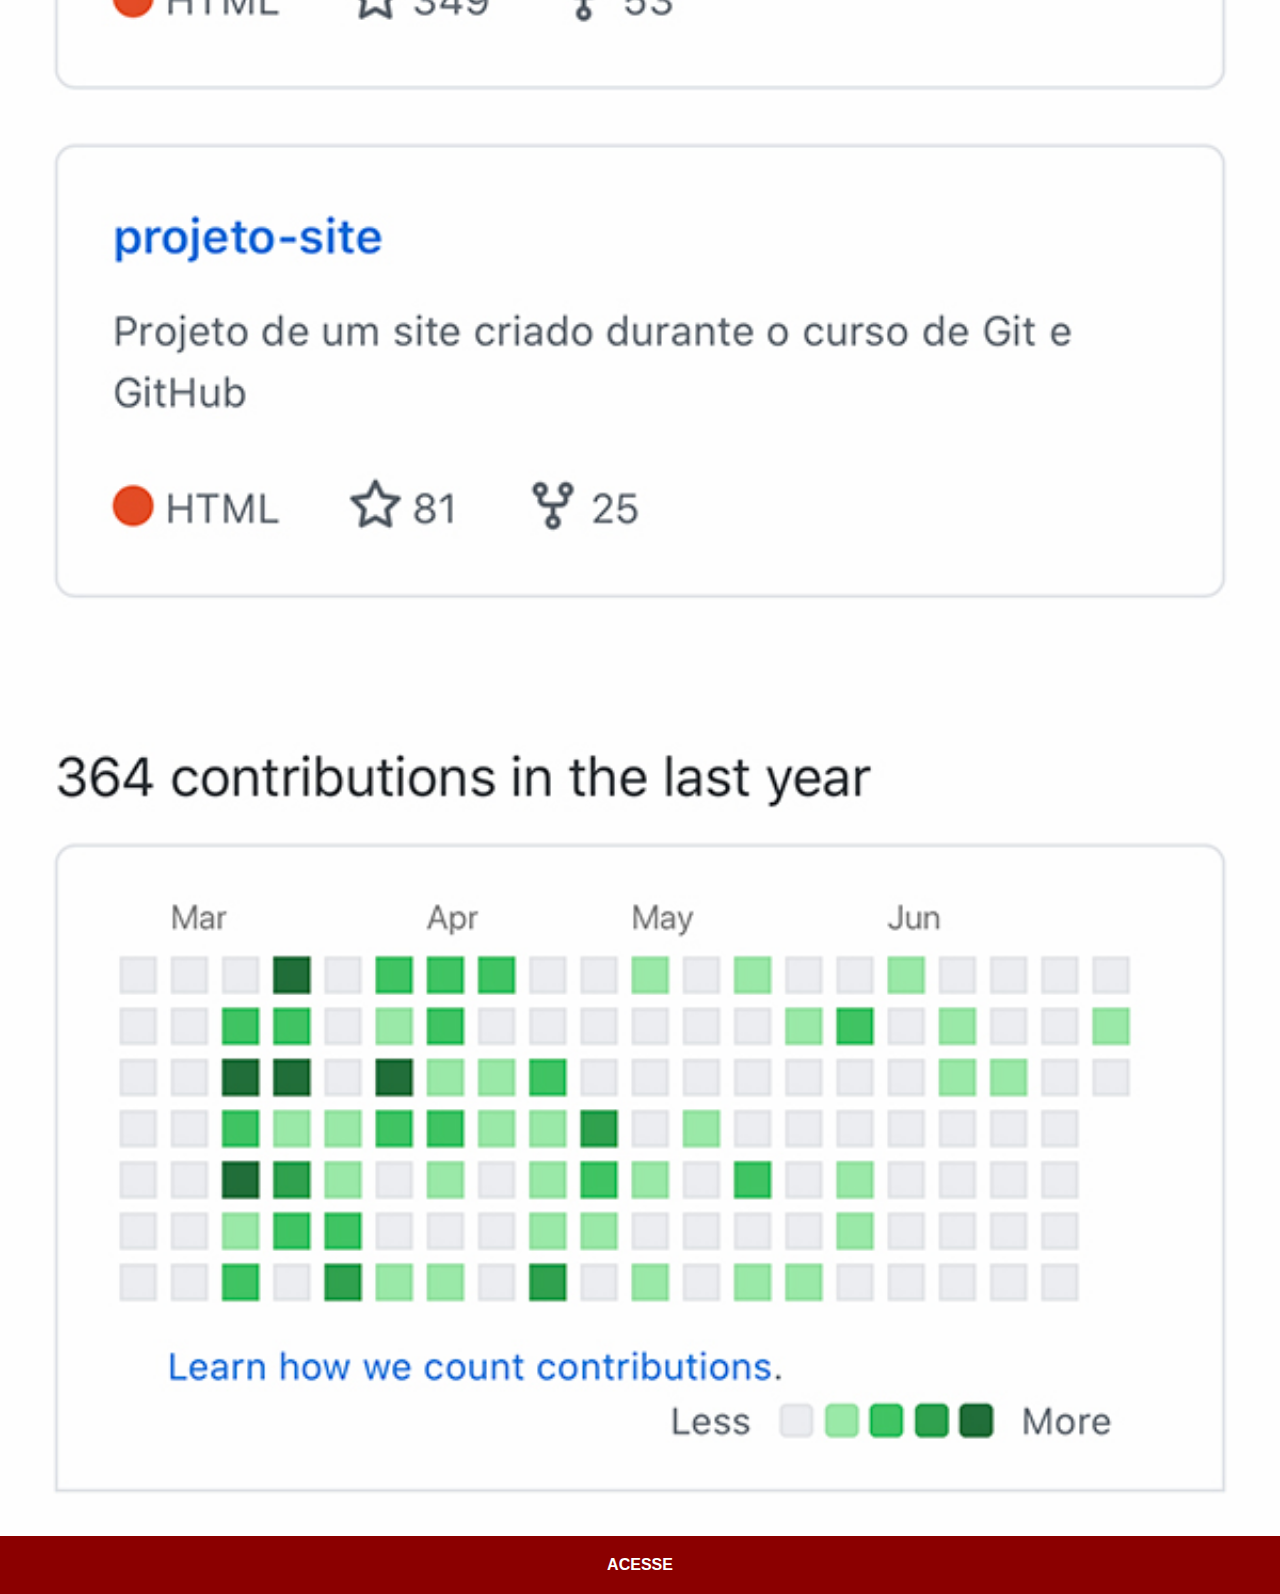
<file: Projeto-social/iframes/github.html>
<!DOCTYPE html>
<html lang="pt-br">
<head>
    <meta charset="UTF-8">
    <meta name="viewport" content="width=device-width, initial-scale=1.0">
    <title>Document</title>
   <link rel="stylesheet" href="../estilos/iframes.css">
</head>
<body>
    <img src="../imagens/tela-github.jpg" alt="Github">
    <a href="https://gustavoguanabara.github.io" target="_blank">ACESSE</a>
</body>
</html>
</file>
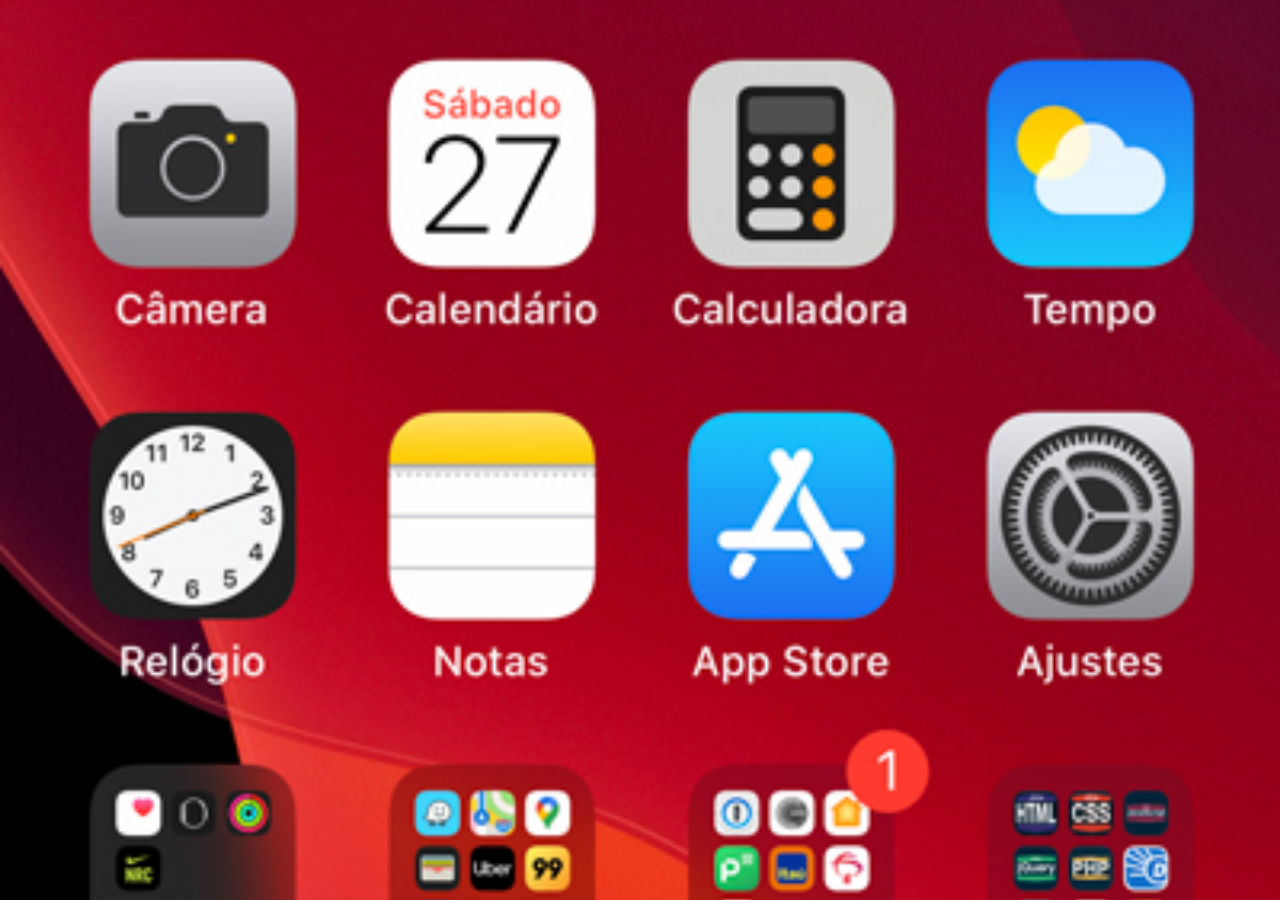
<file: Projeto-social/iframes/home.html>
<!DOCTYPE html>
<html lang="pt-br">
<head>
    <meta charset="UTF-8">
    <meta name="viewport" content="width=device-width, initial-scale=1.0">
    <title>Document</title>
    <style>
        *{
            margin: 0px;
            padding: 0px;
        }

        body{
            height: 100vh;
            width: 100vw;
            background: black url(../imagens/tela-home.jpg);
            background-repeat: no-repeat;
            background-position: top center;
            background-size: cover;
        }
    </style>
</head>
<body>
    
</body>
</html>
</file>
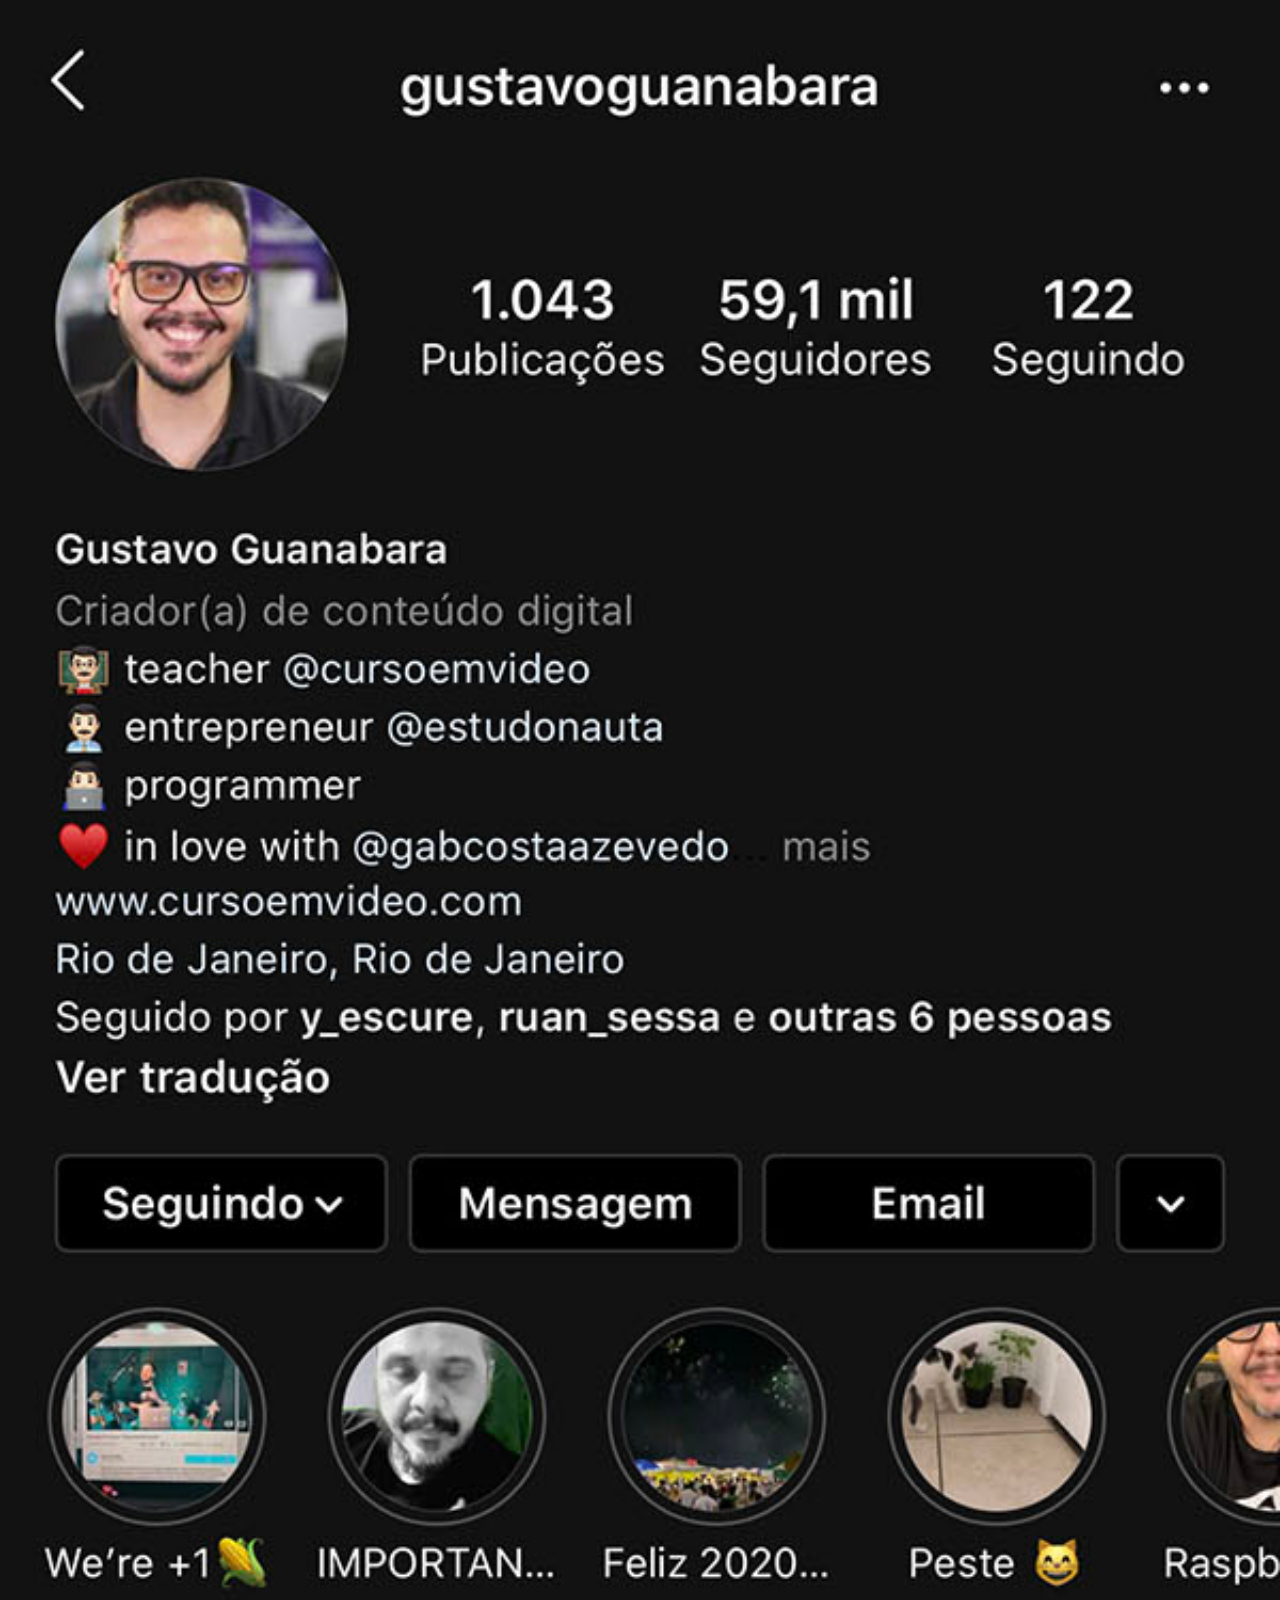
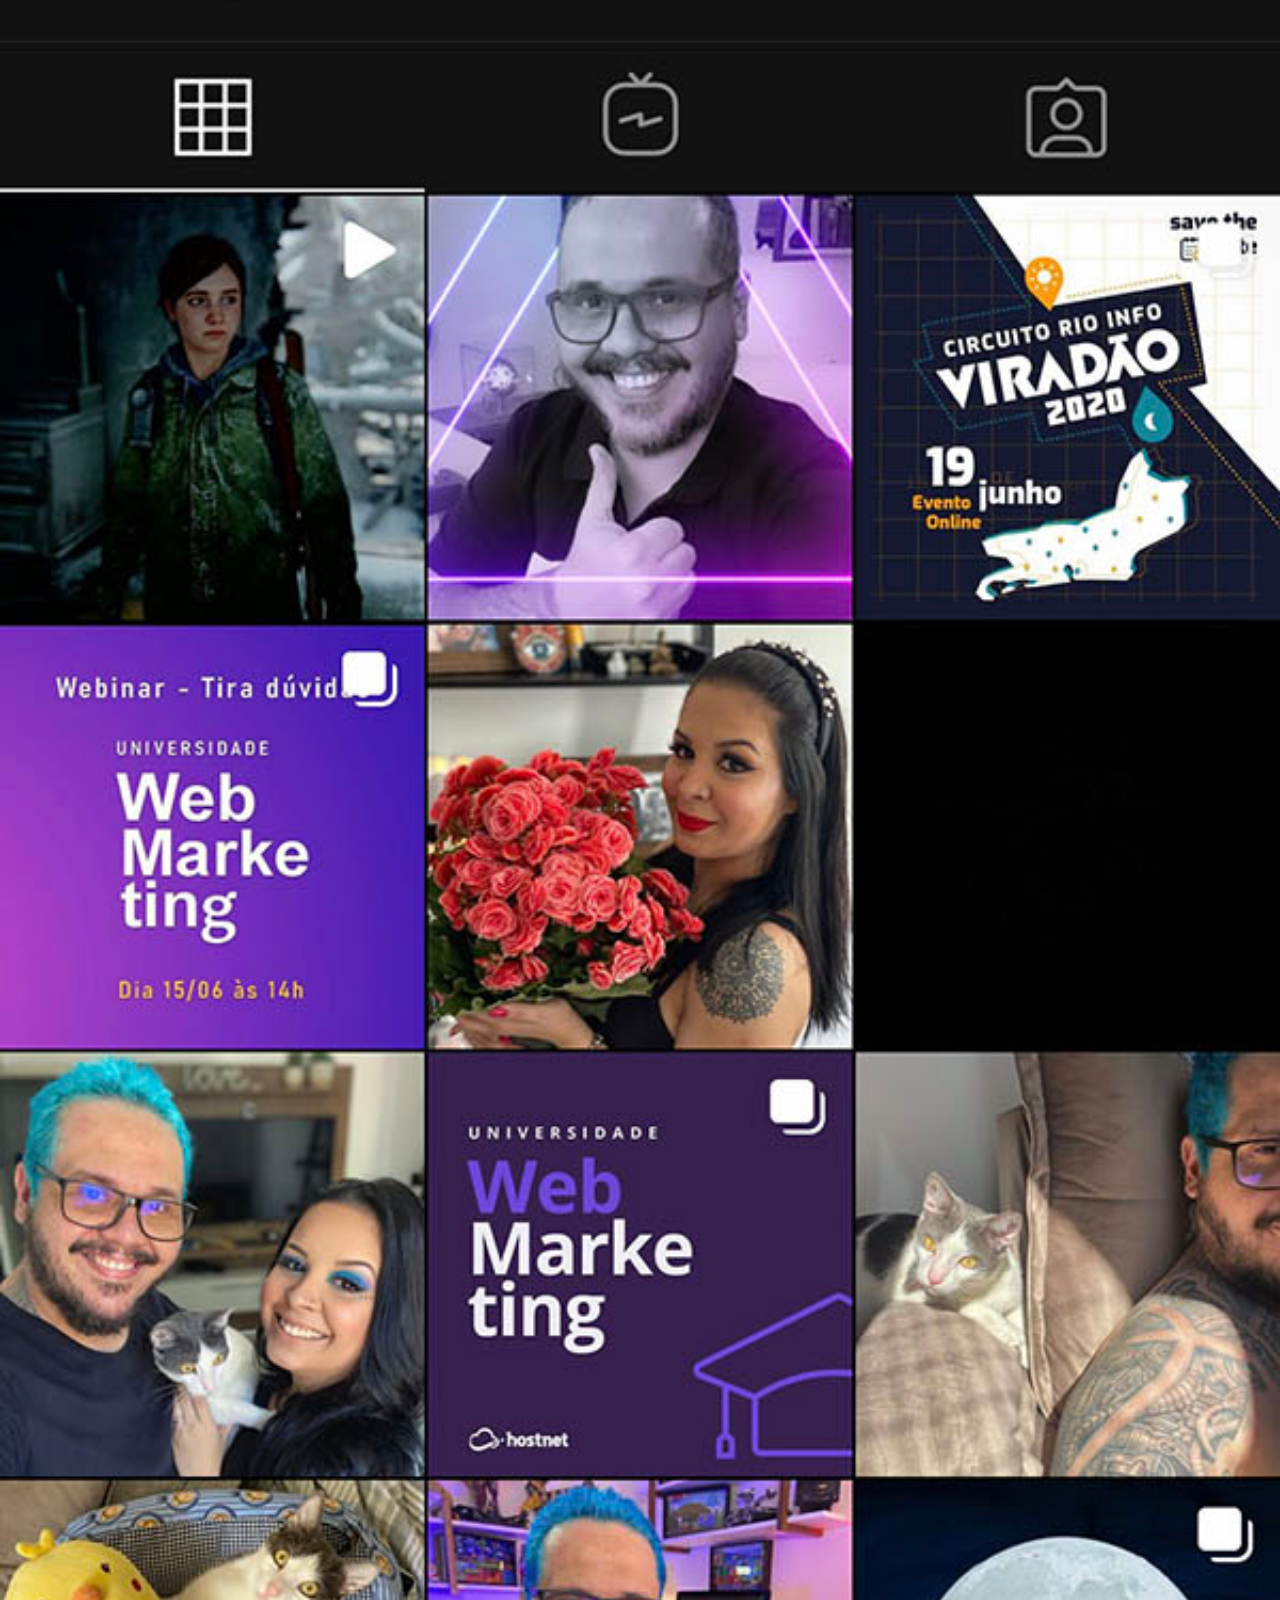
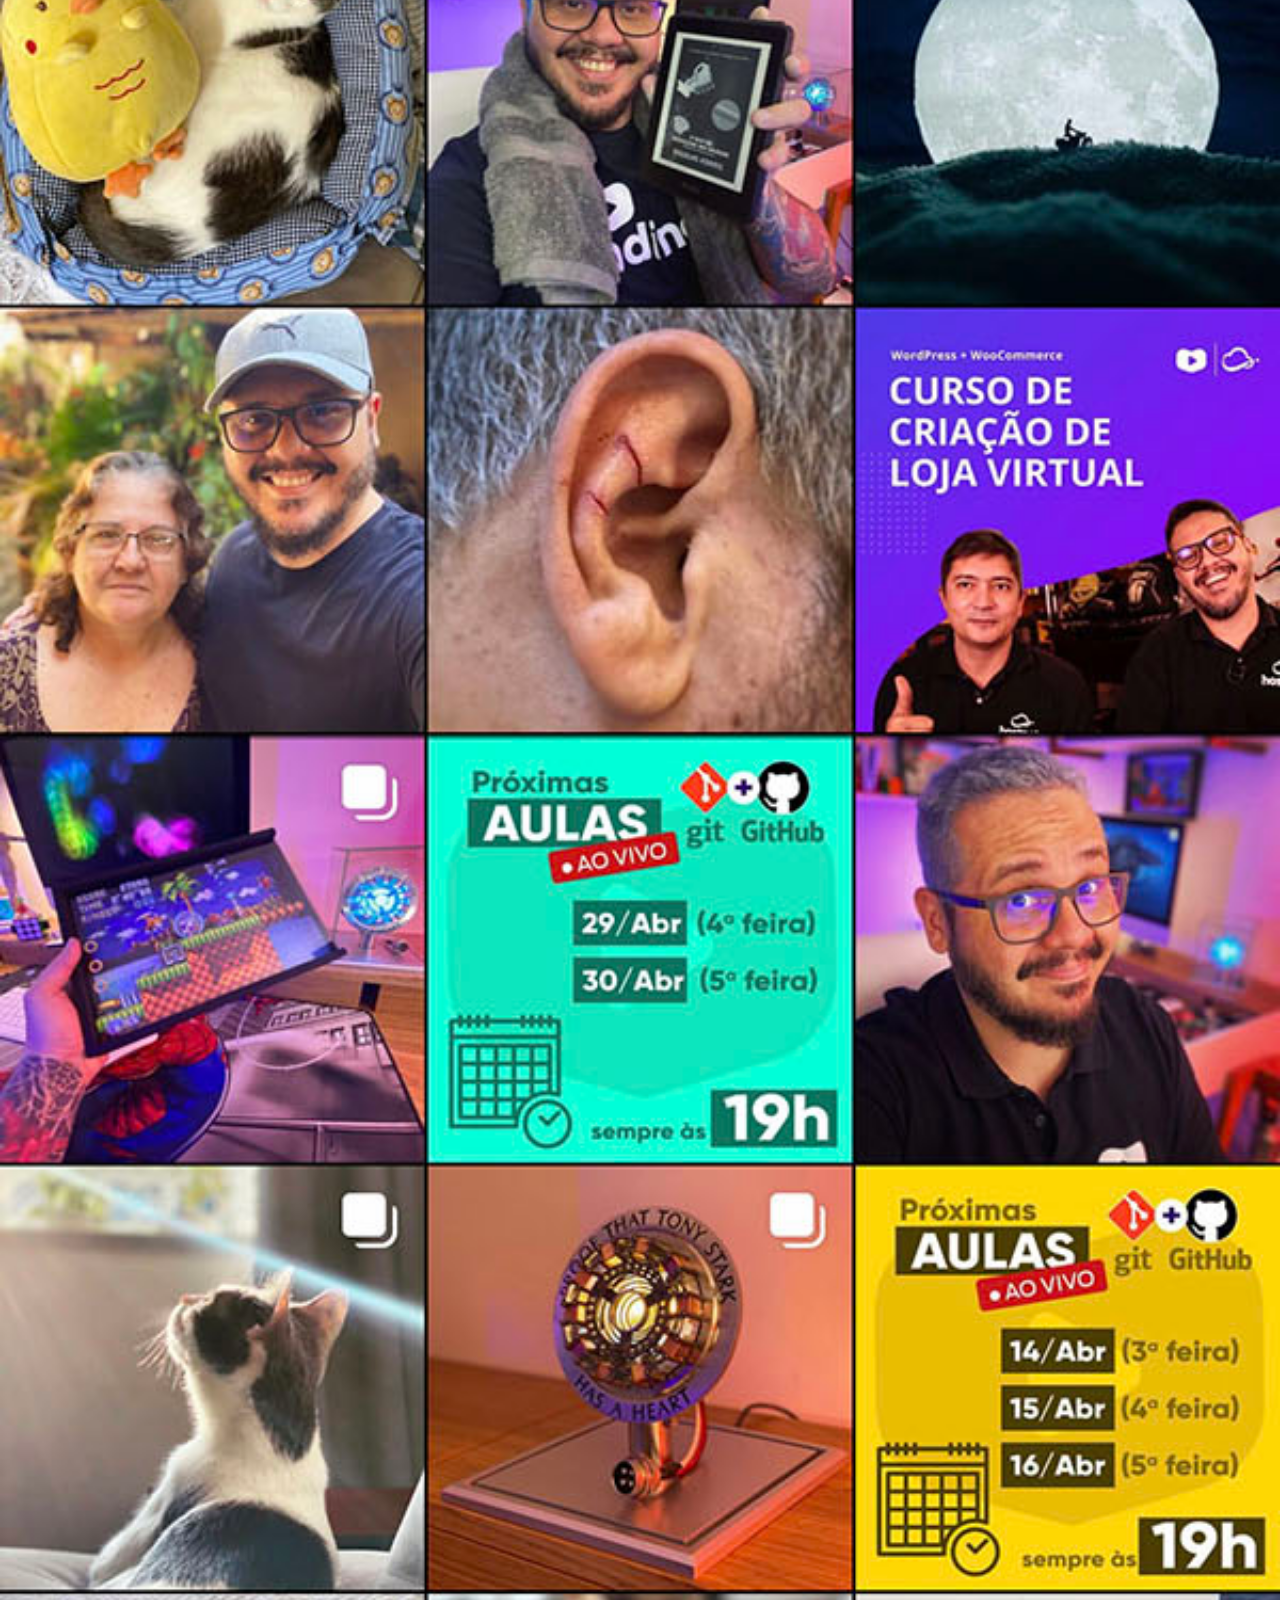
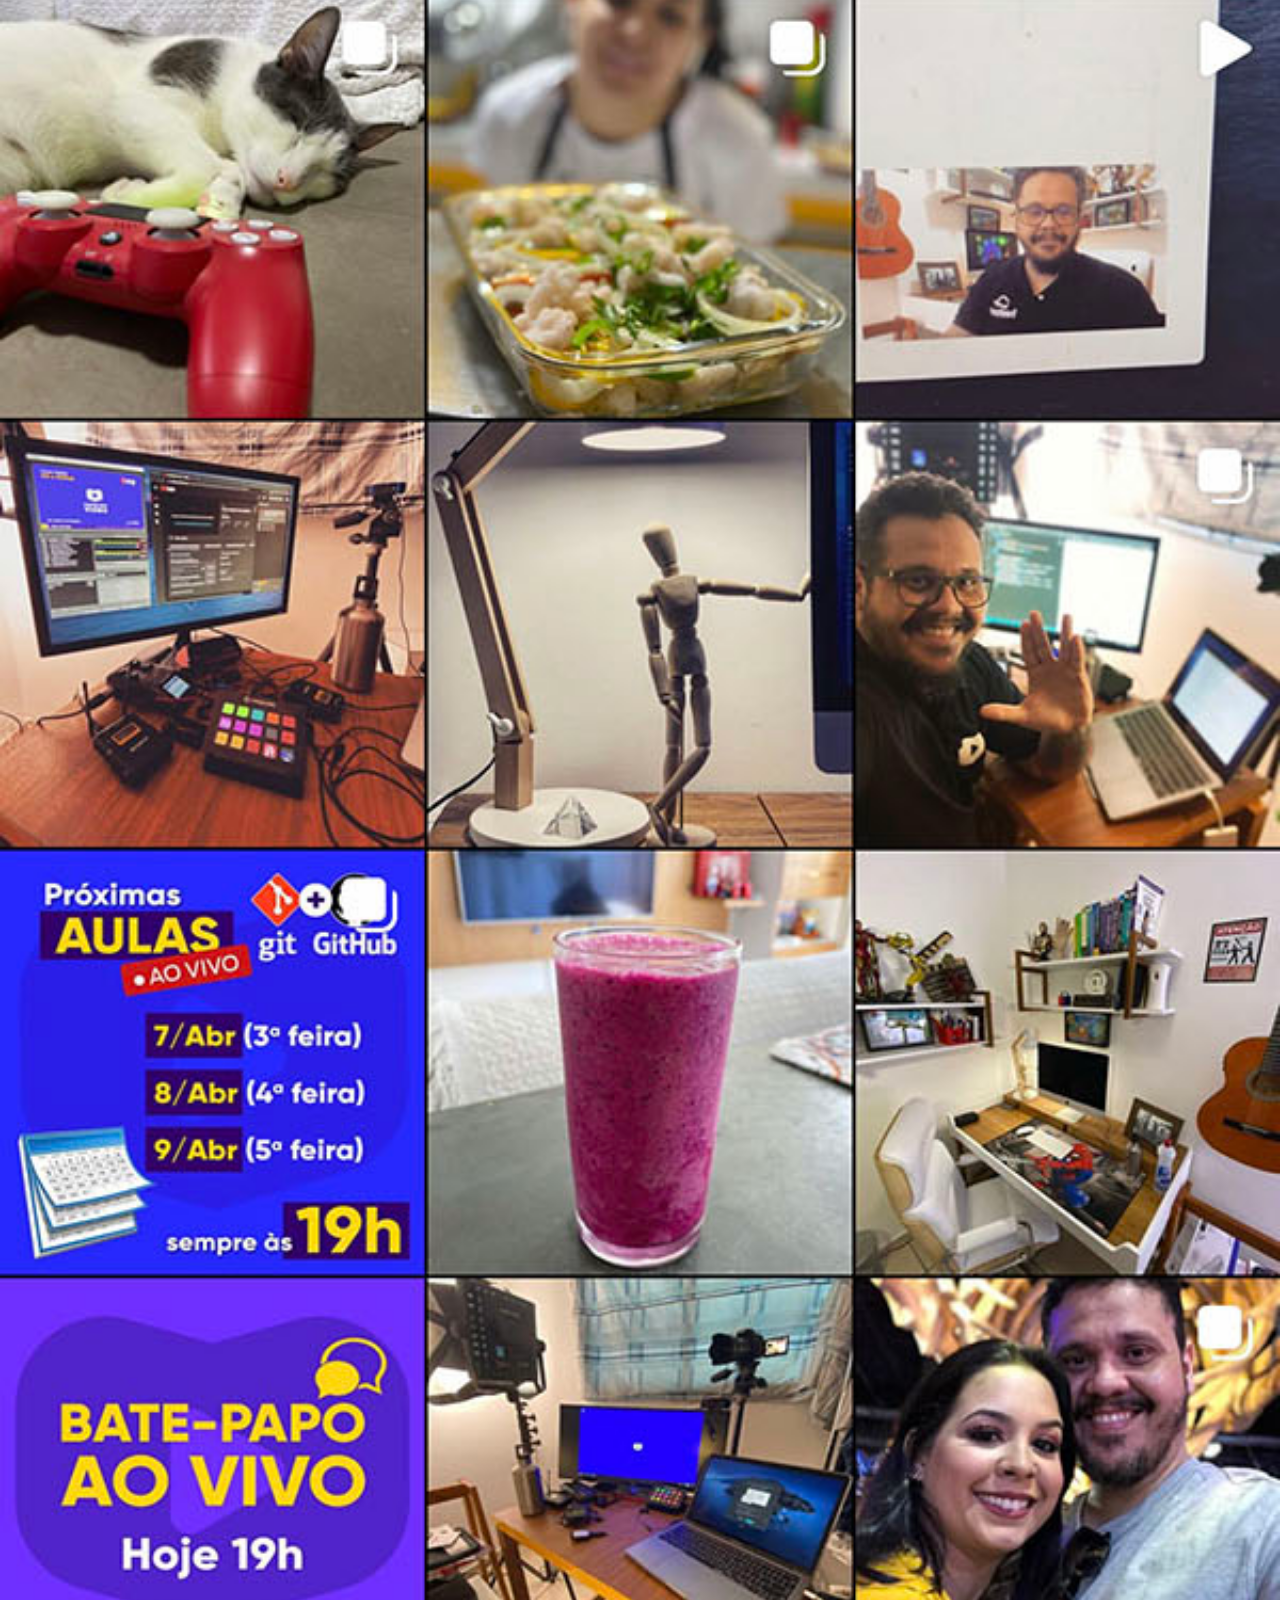
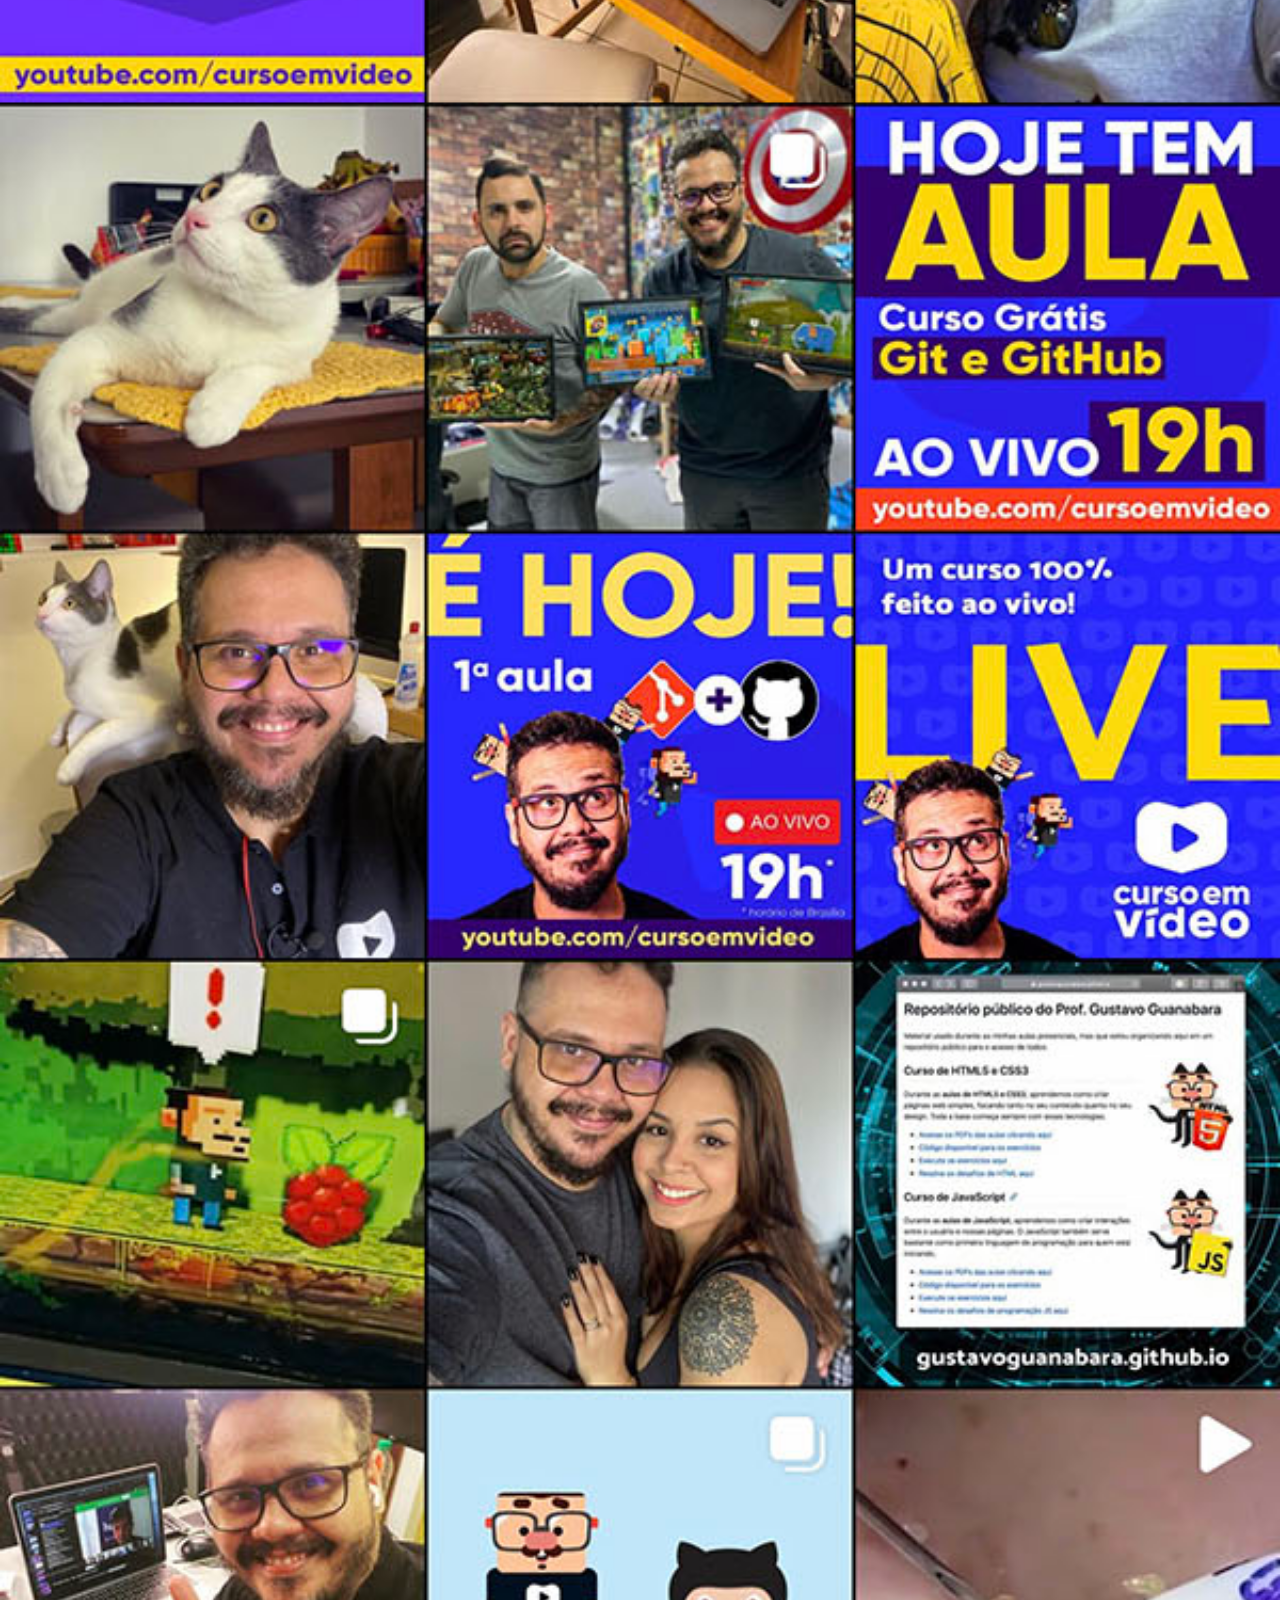
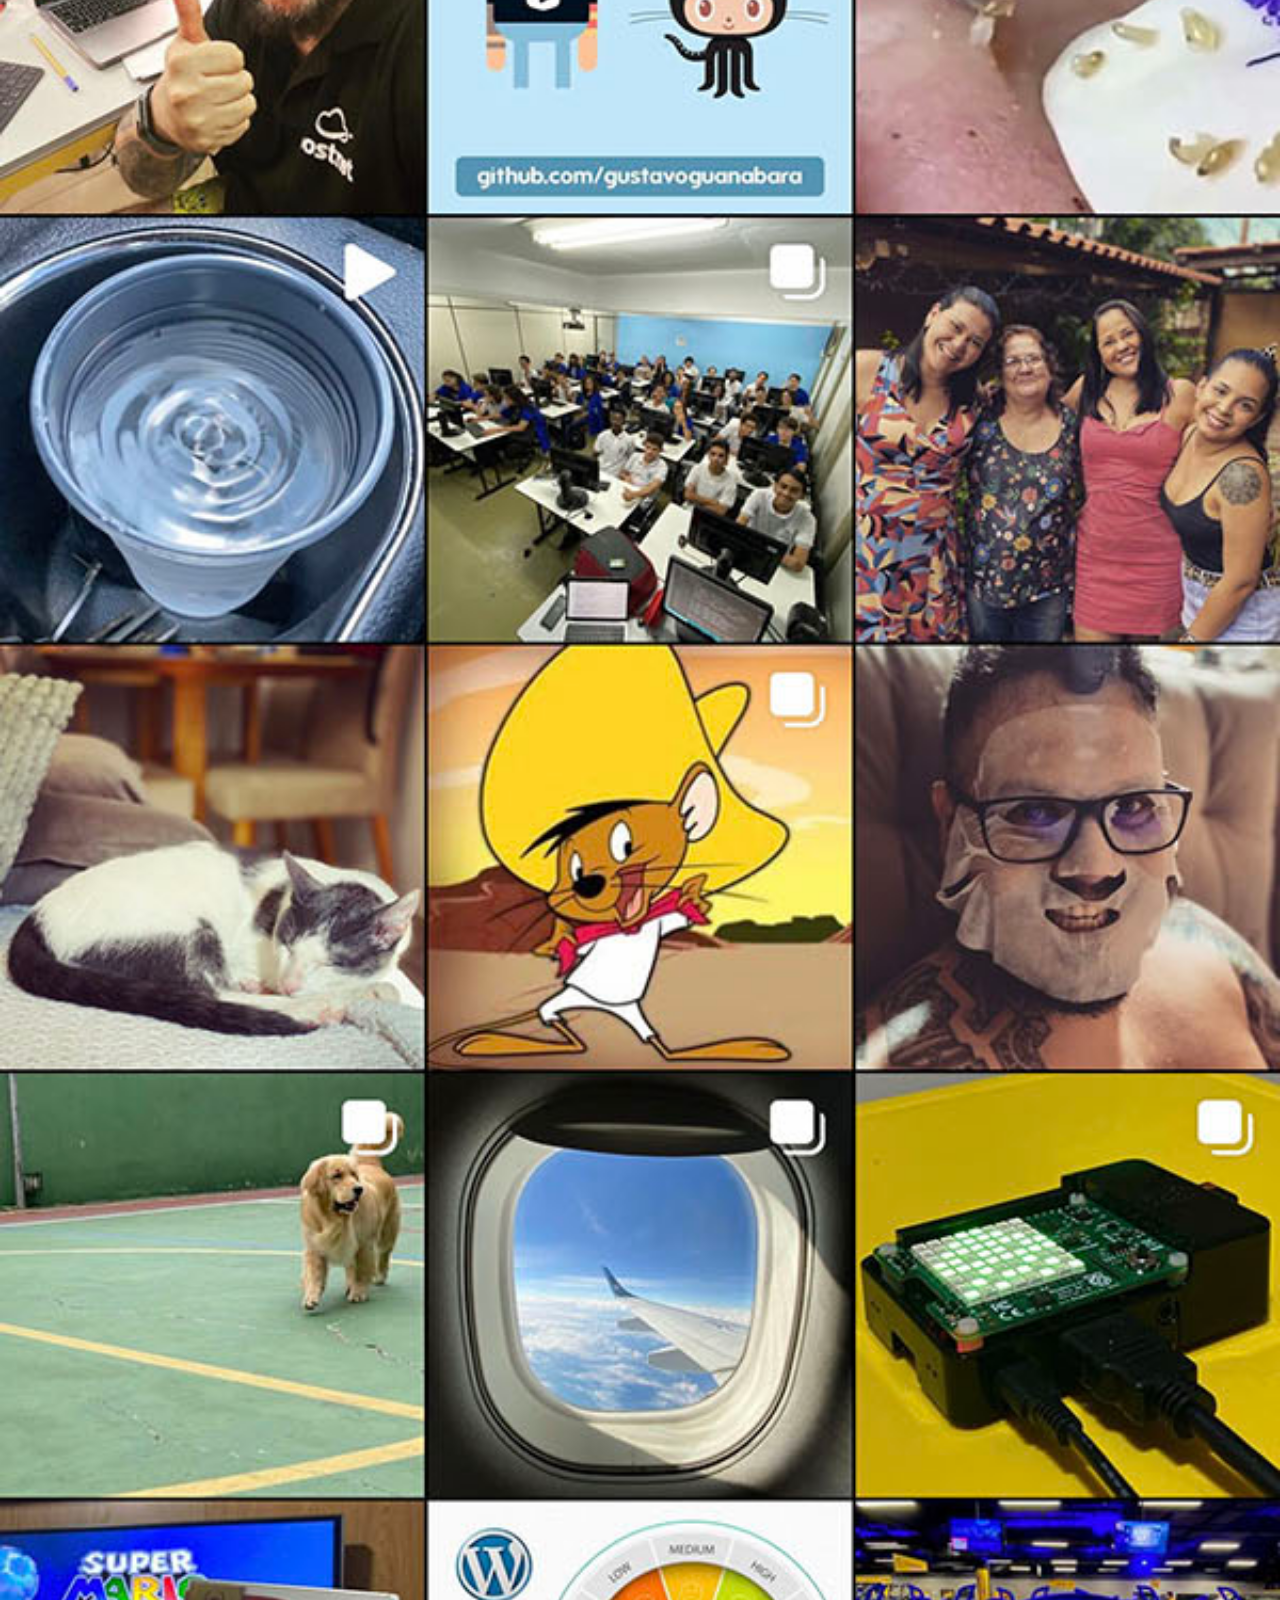
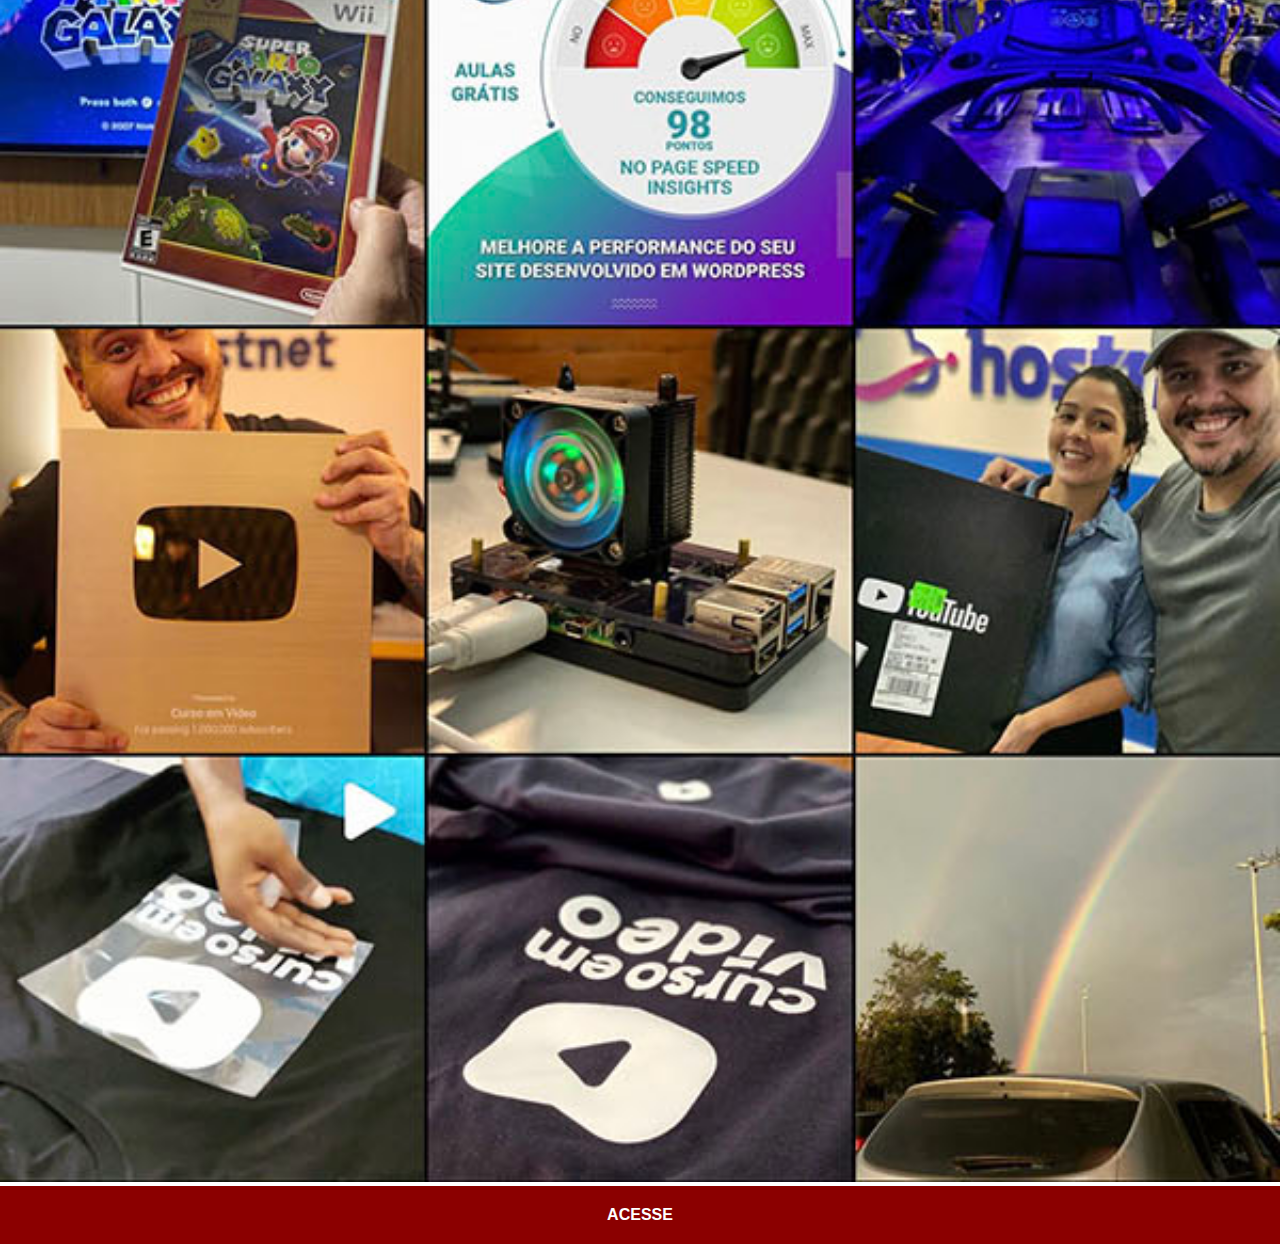
<file: Projeto-social/iframes/instagram.html>
<!DOCTYPE html>
<html lang="en">
<head>
    <meta charset="UTF-8">
    <meta name="viewport" content="width=device-width, initial-scale=1.0">
    <title>Document</title>
    <link rel="stylesheet" href="../estilos/iframes.css">
</head>
<body>
    <img src="../imagens/tela-instagram.jpg" alt="Instagram">
    <a href="https://instagram.com" target="
    _blank">ACESSE</a>
</body>
</html>
</file>
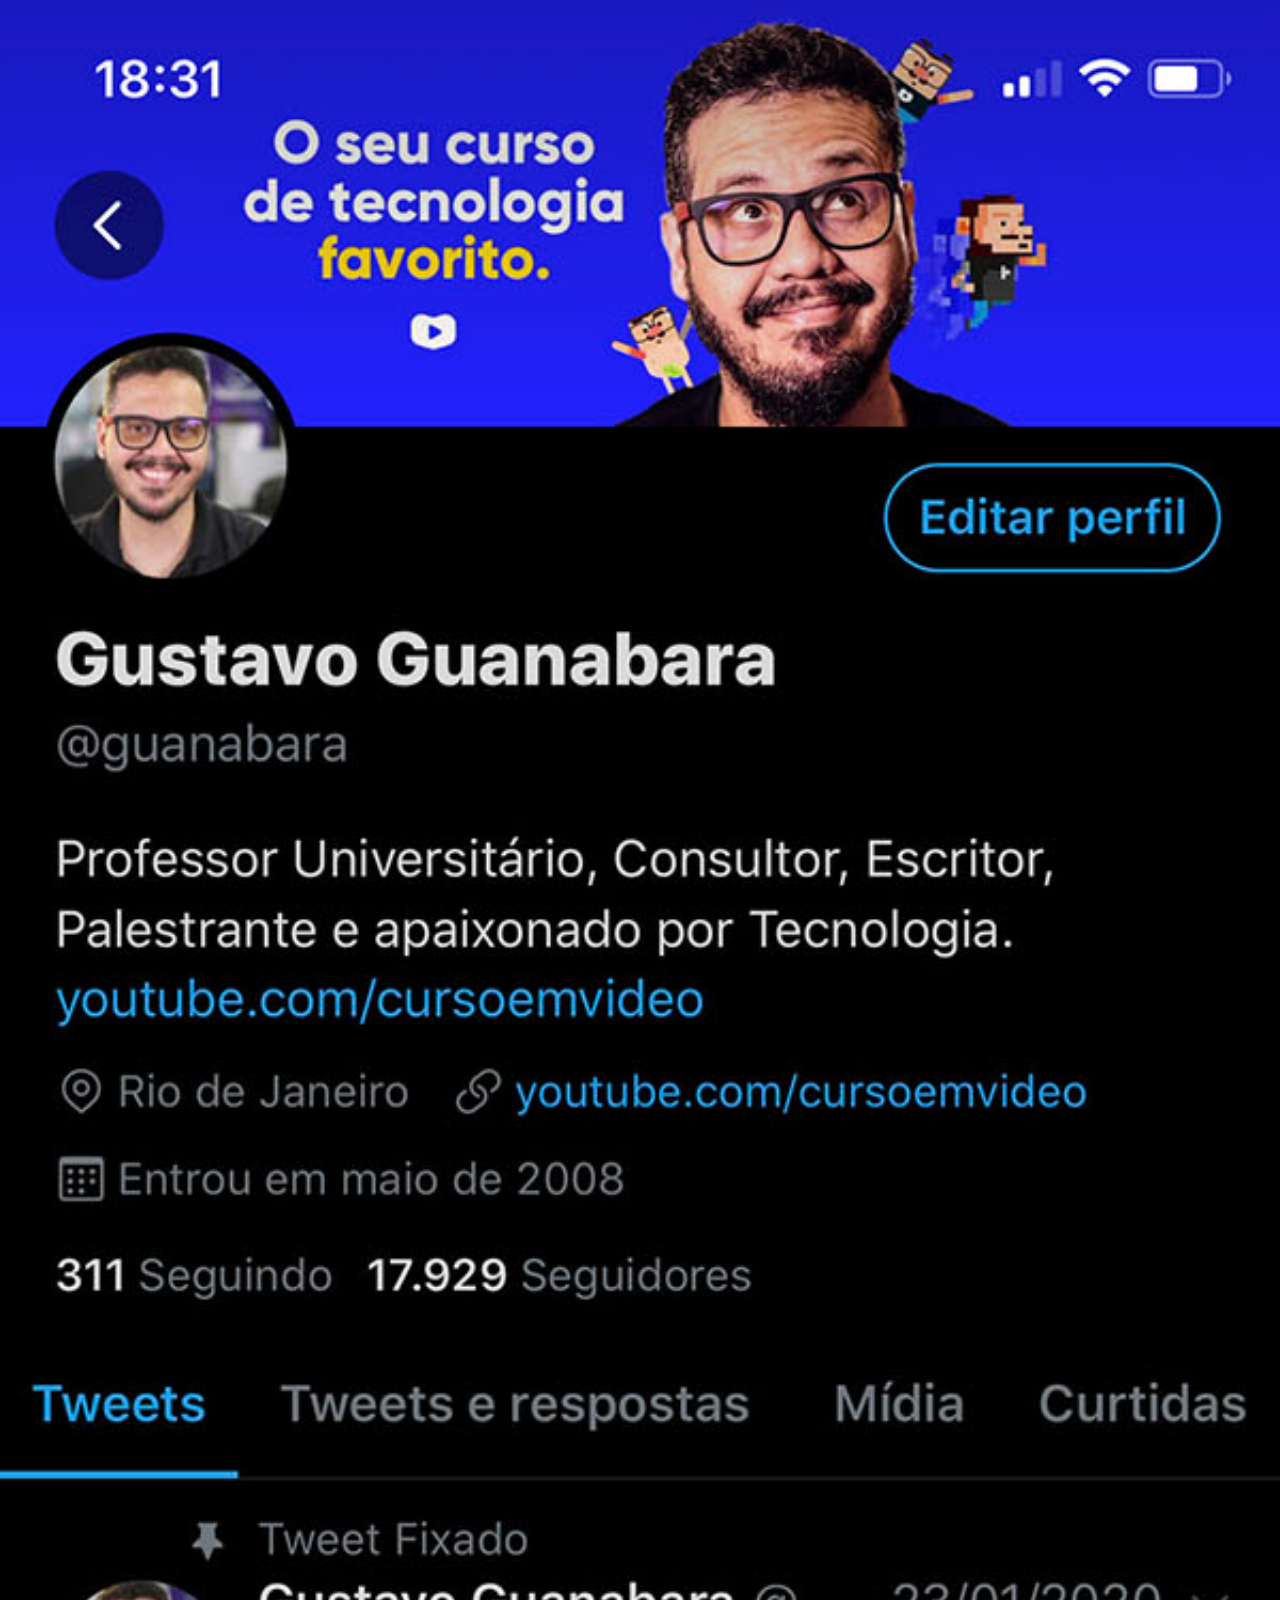
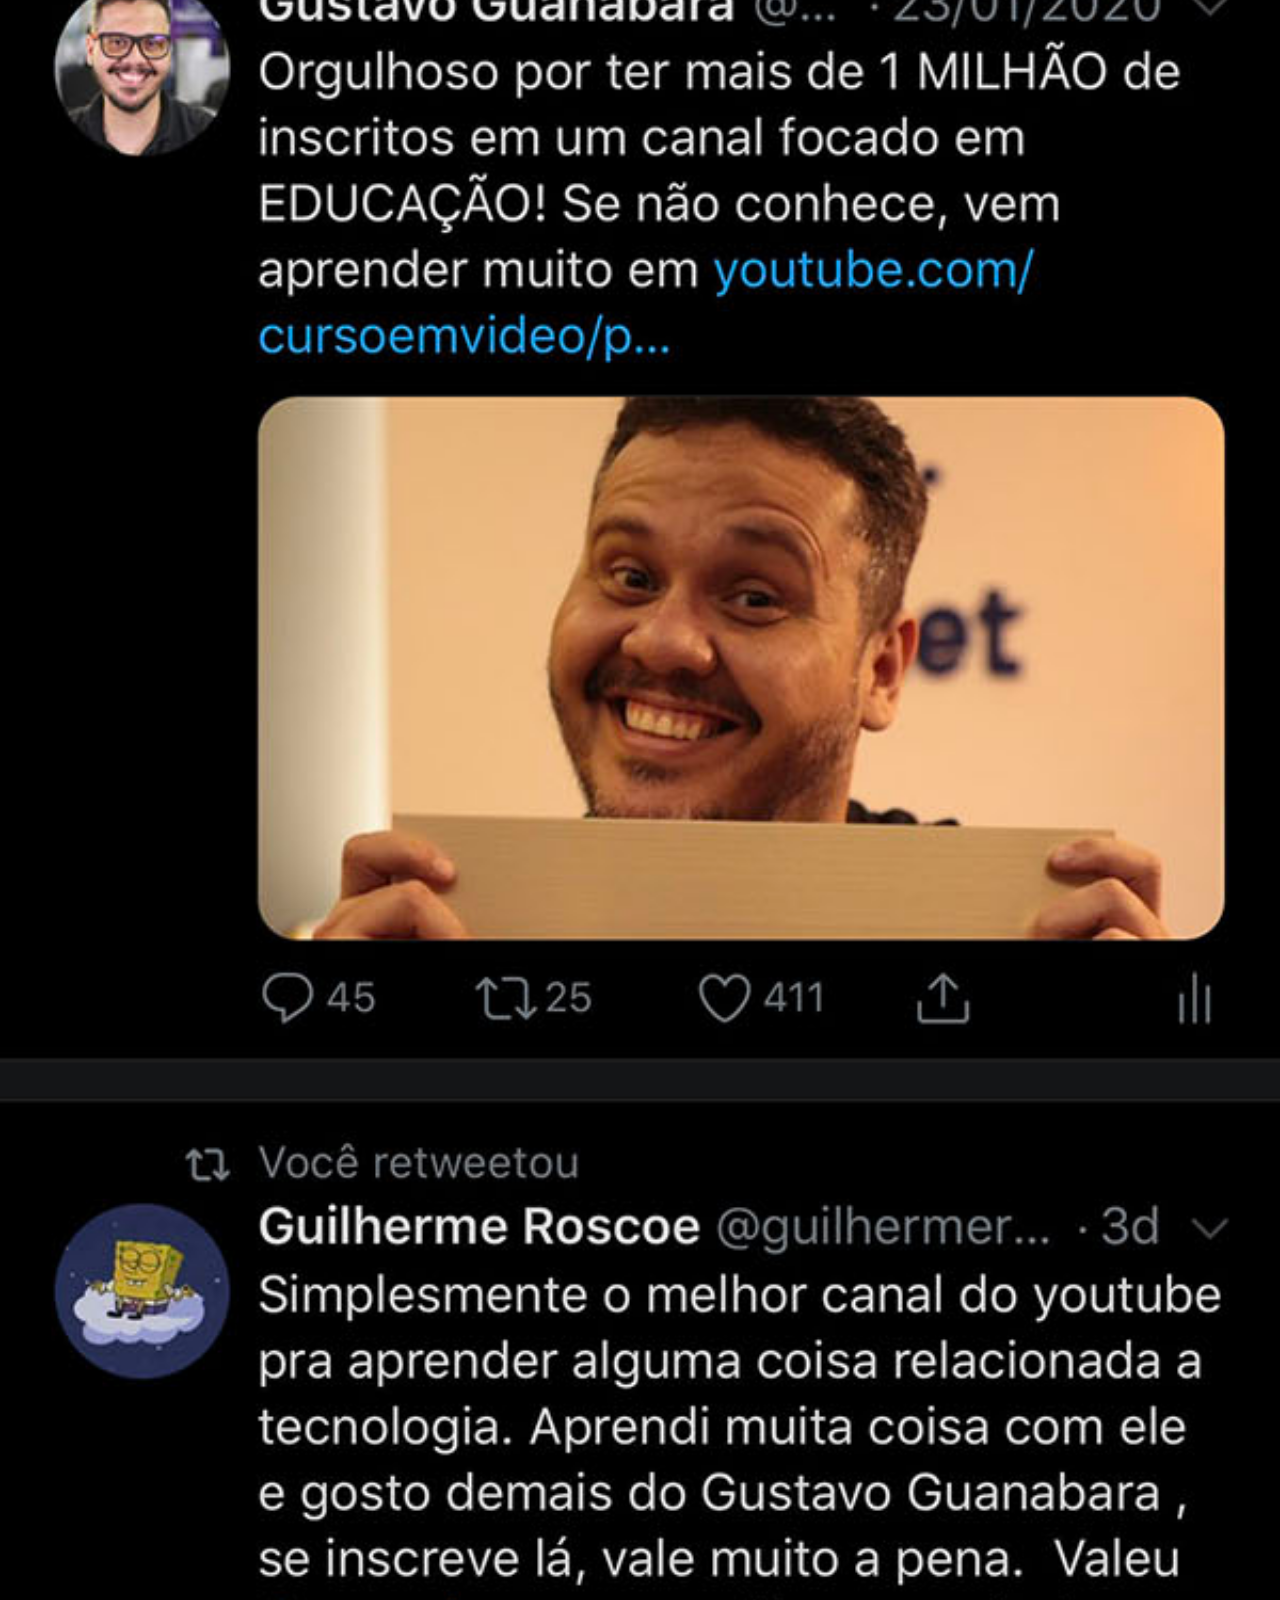
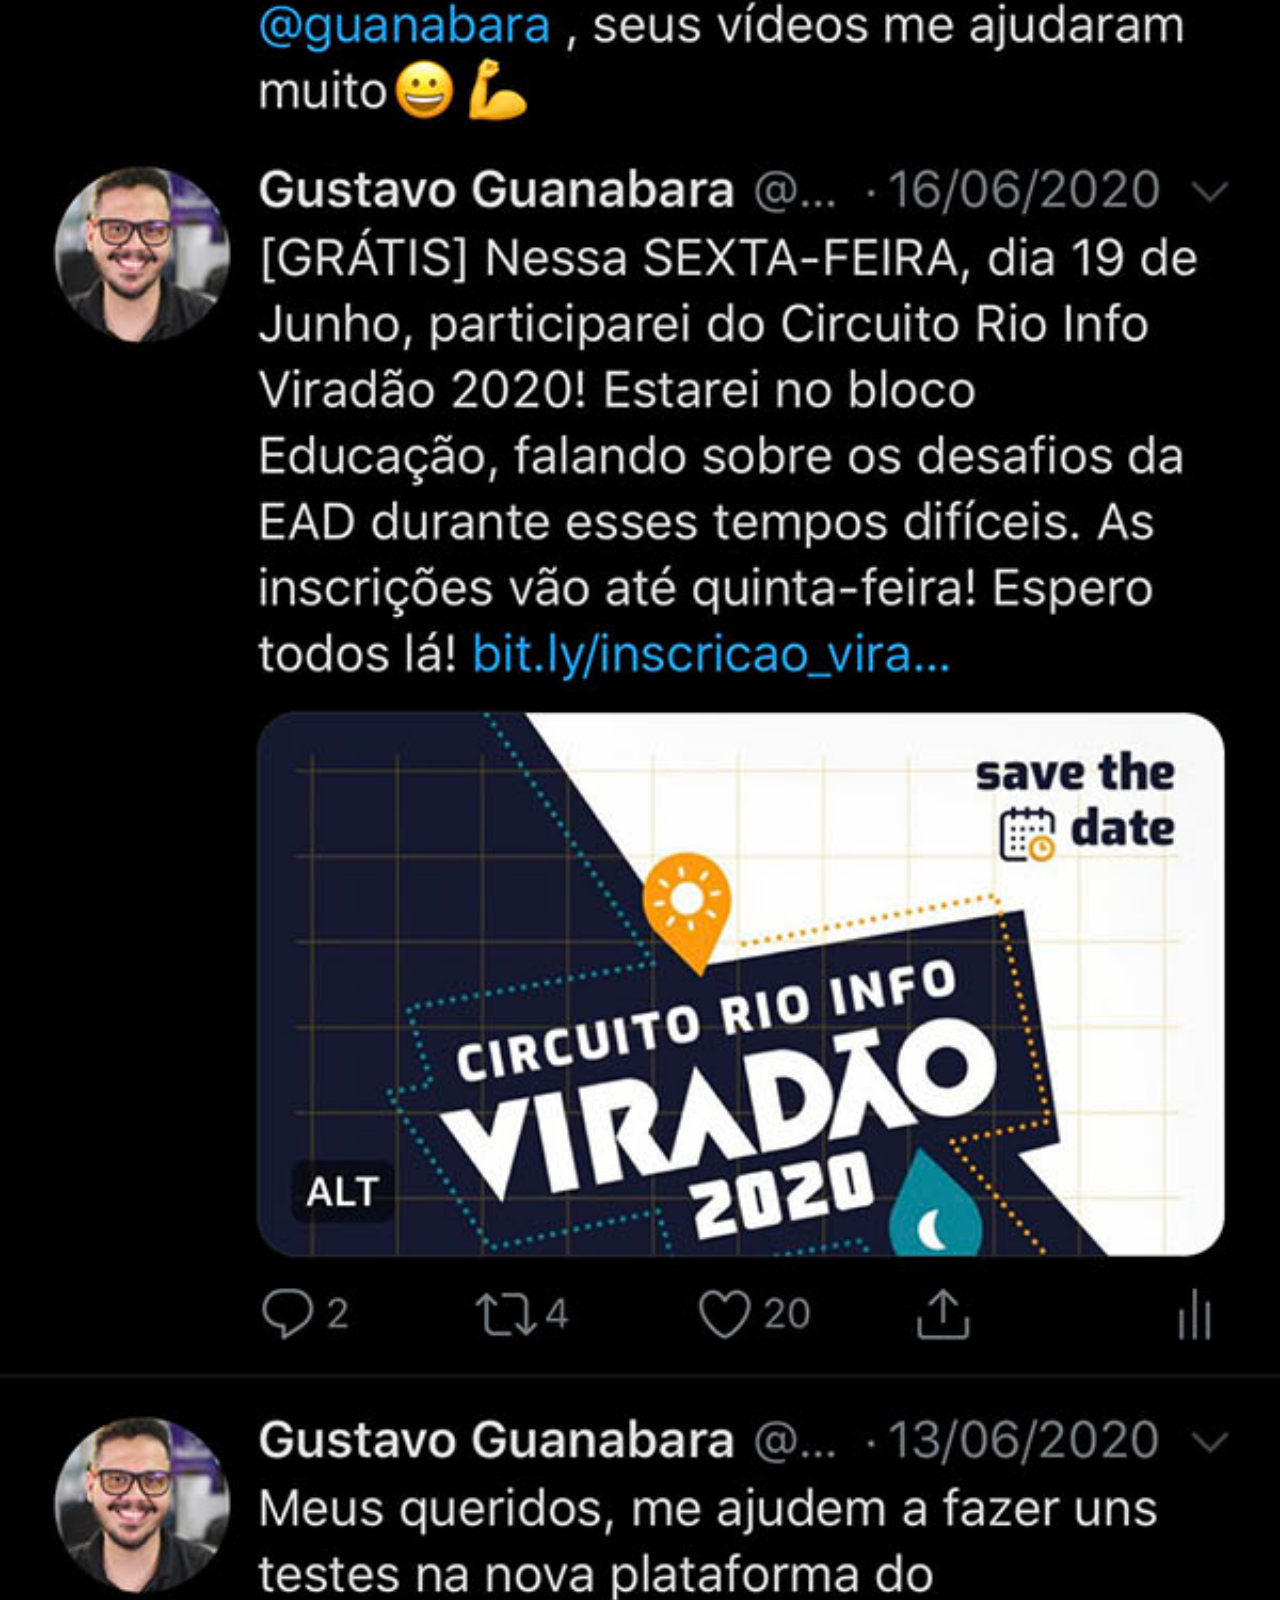
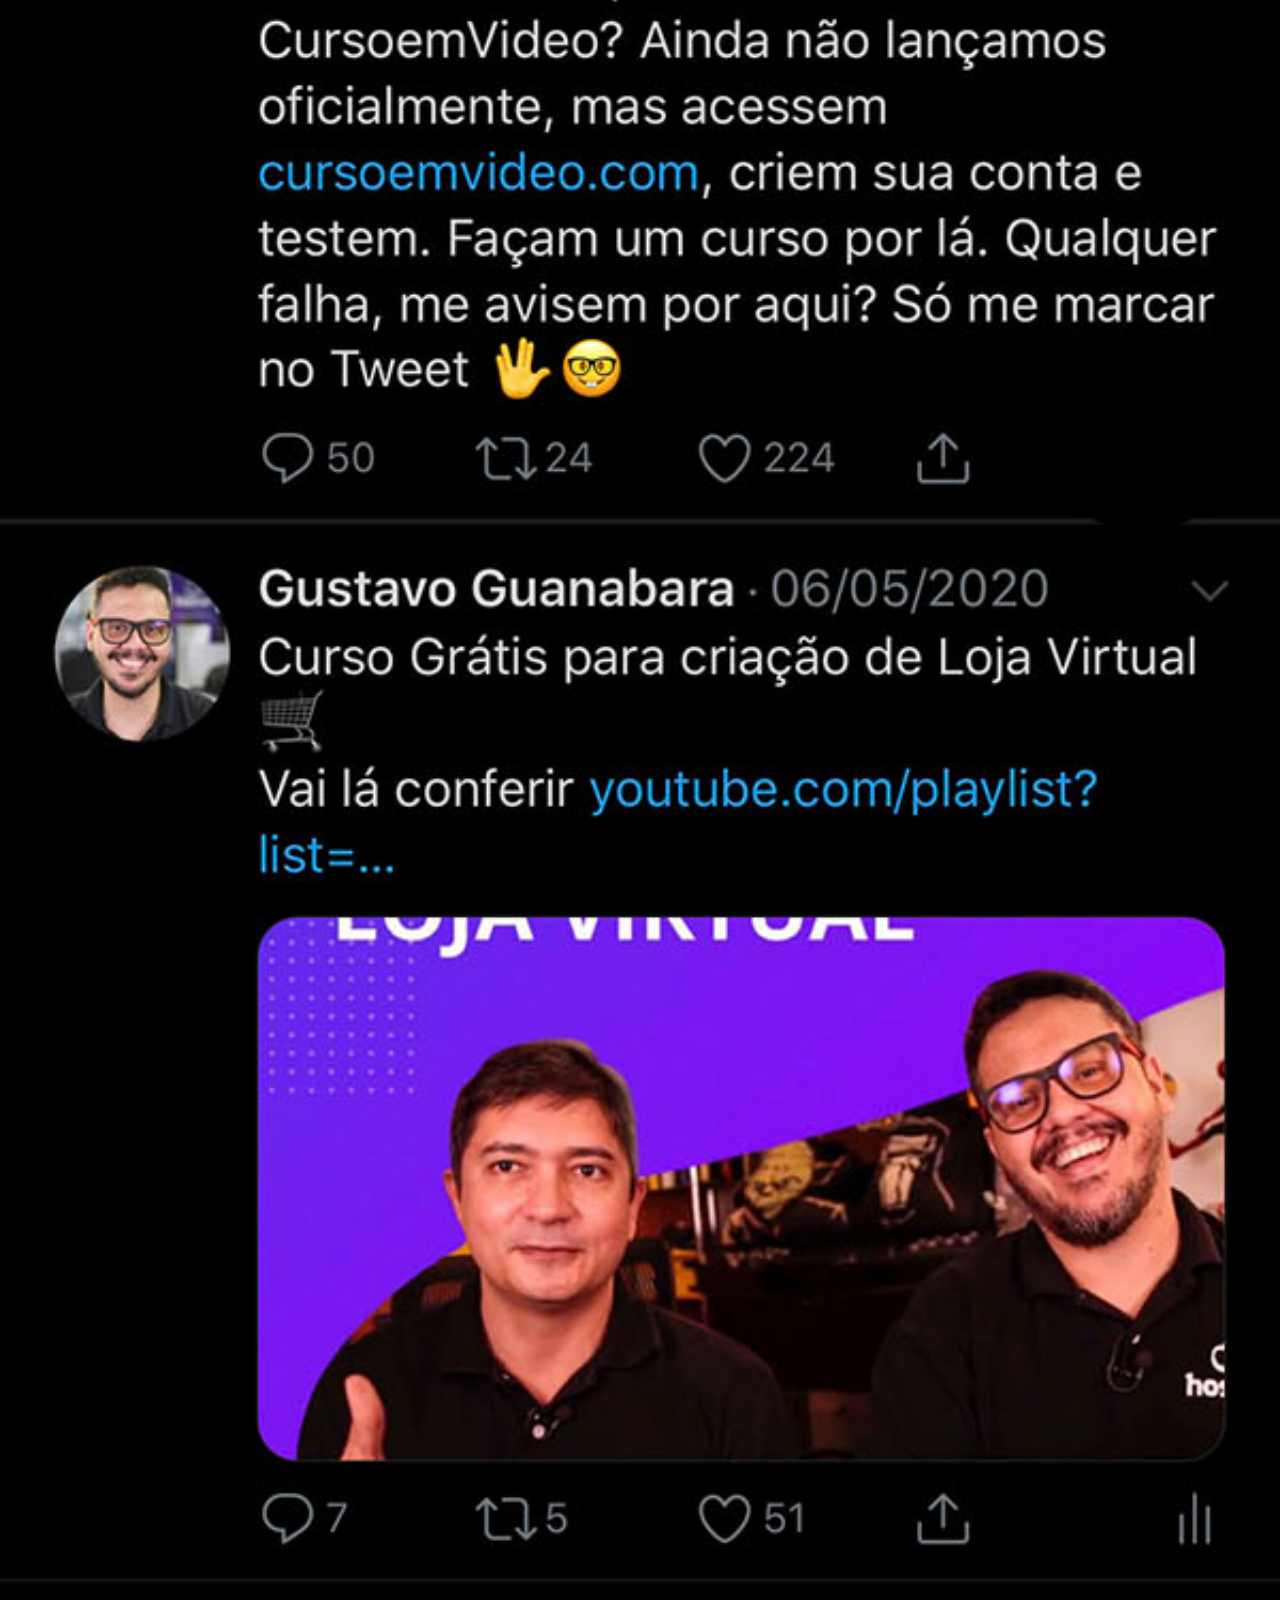
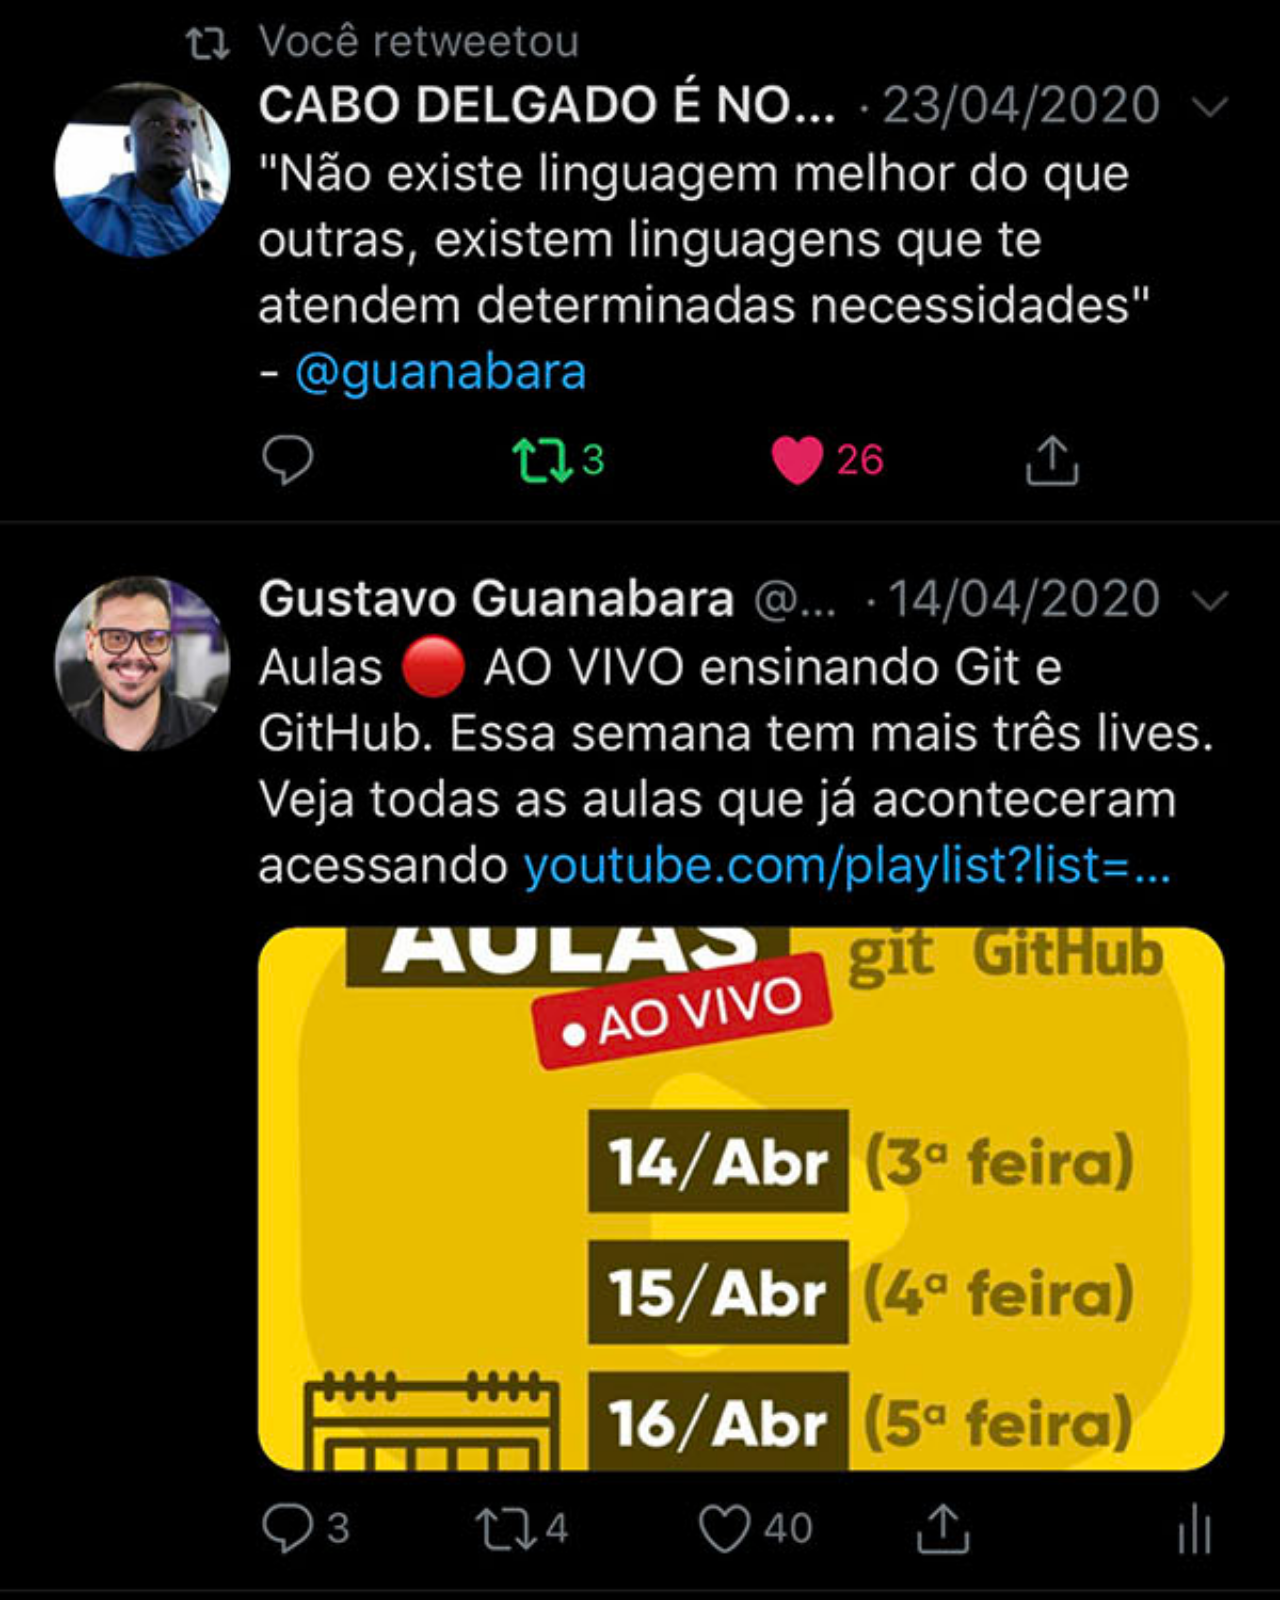
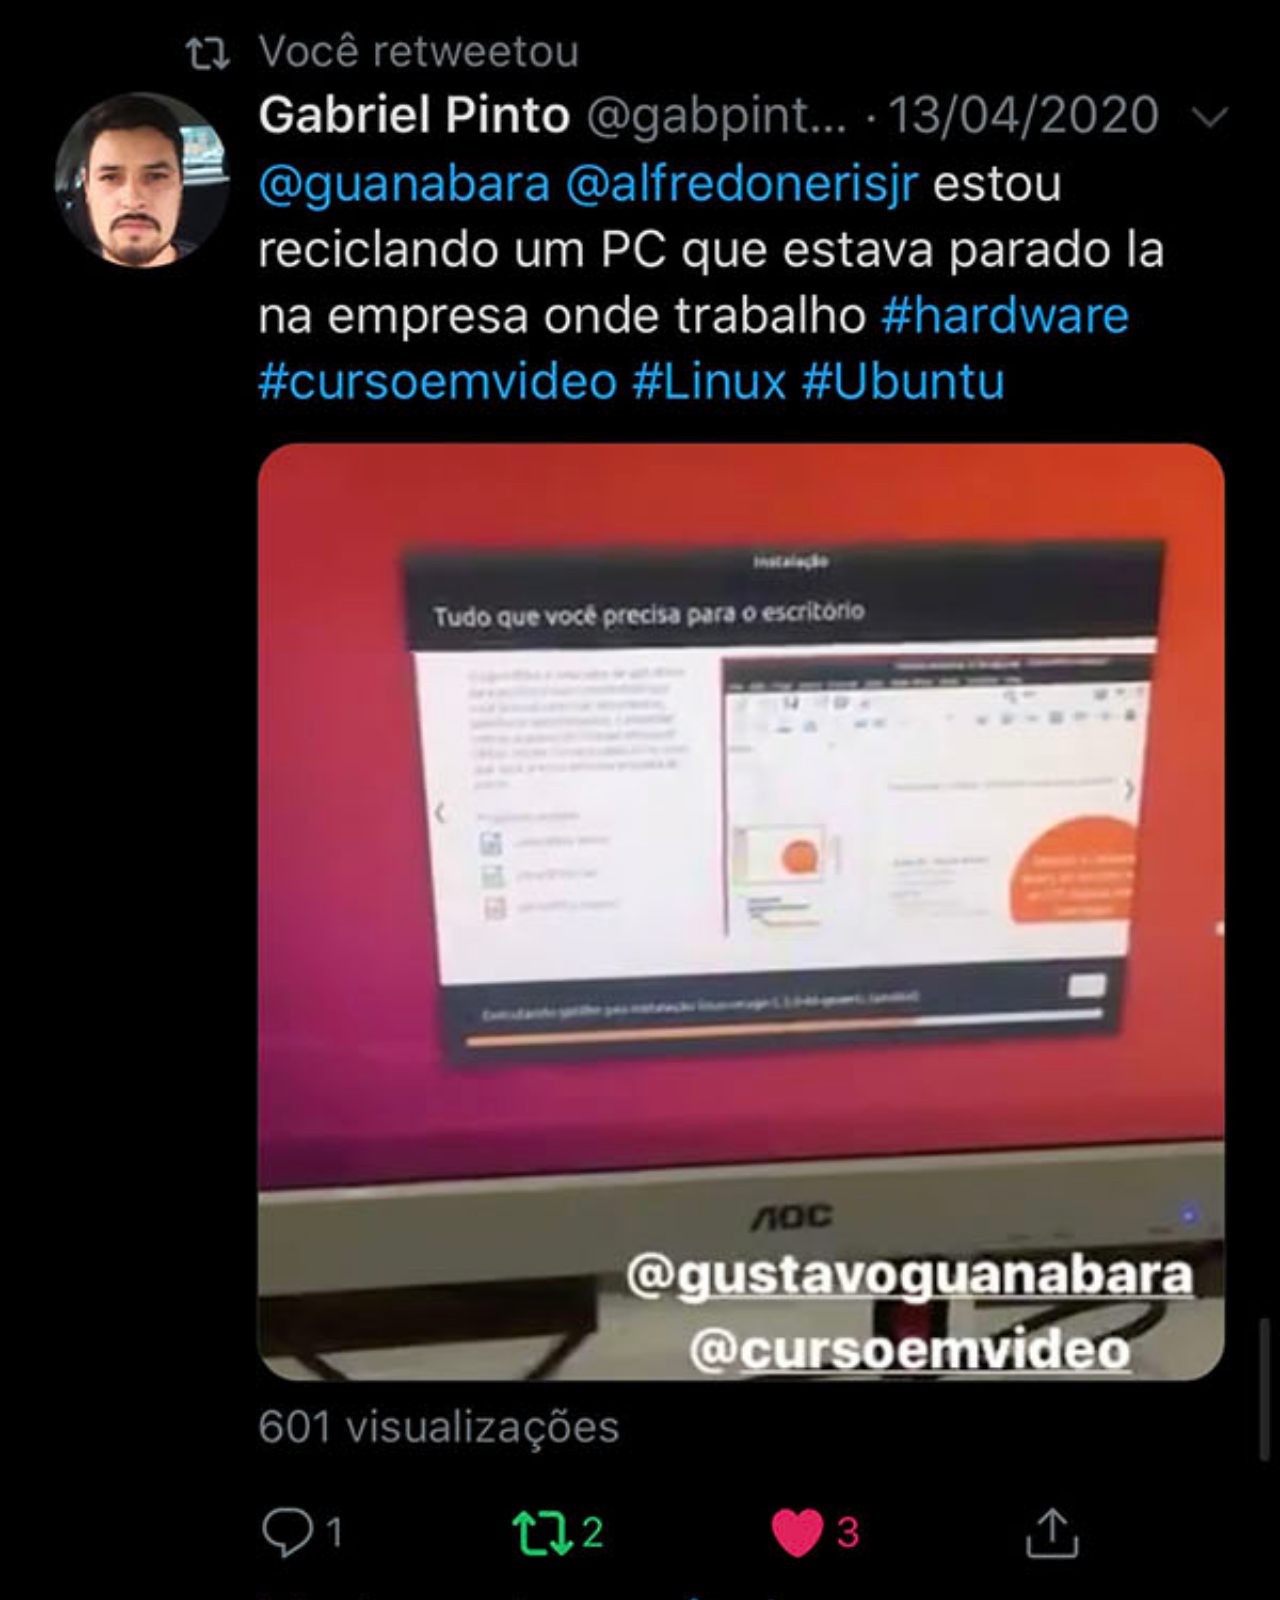
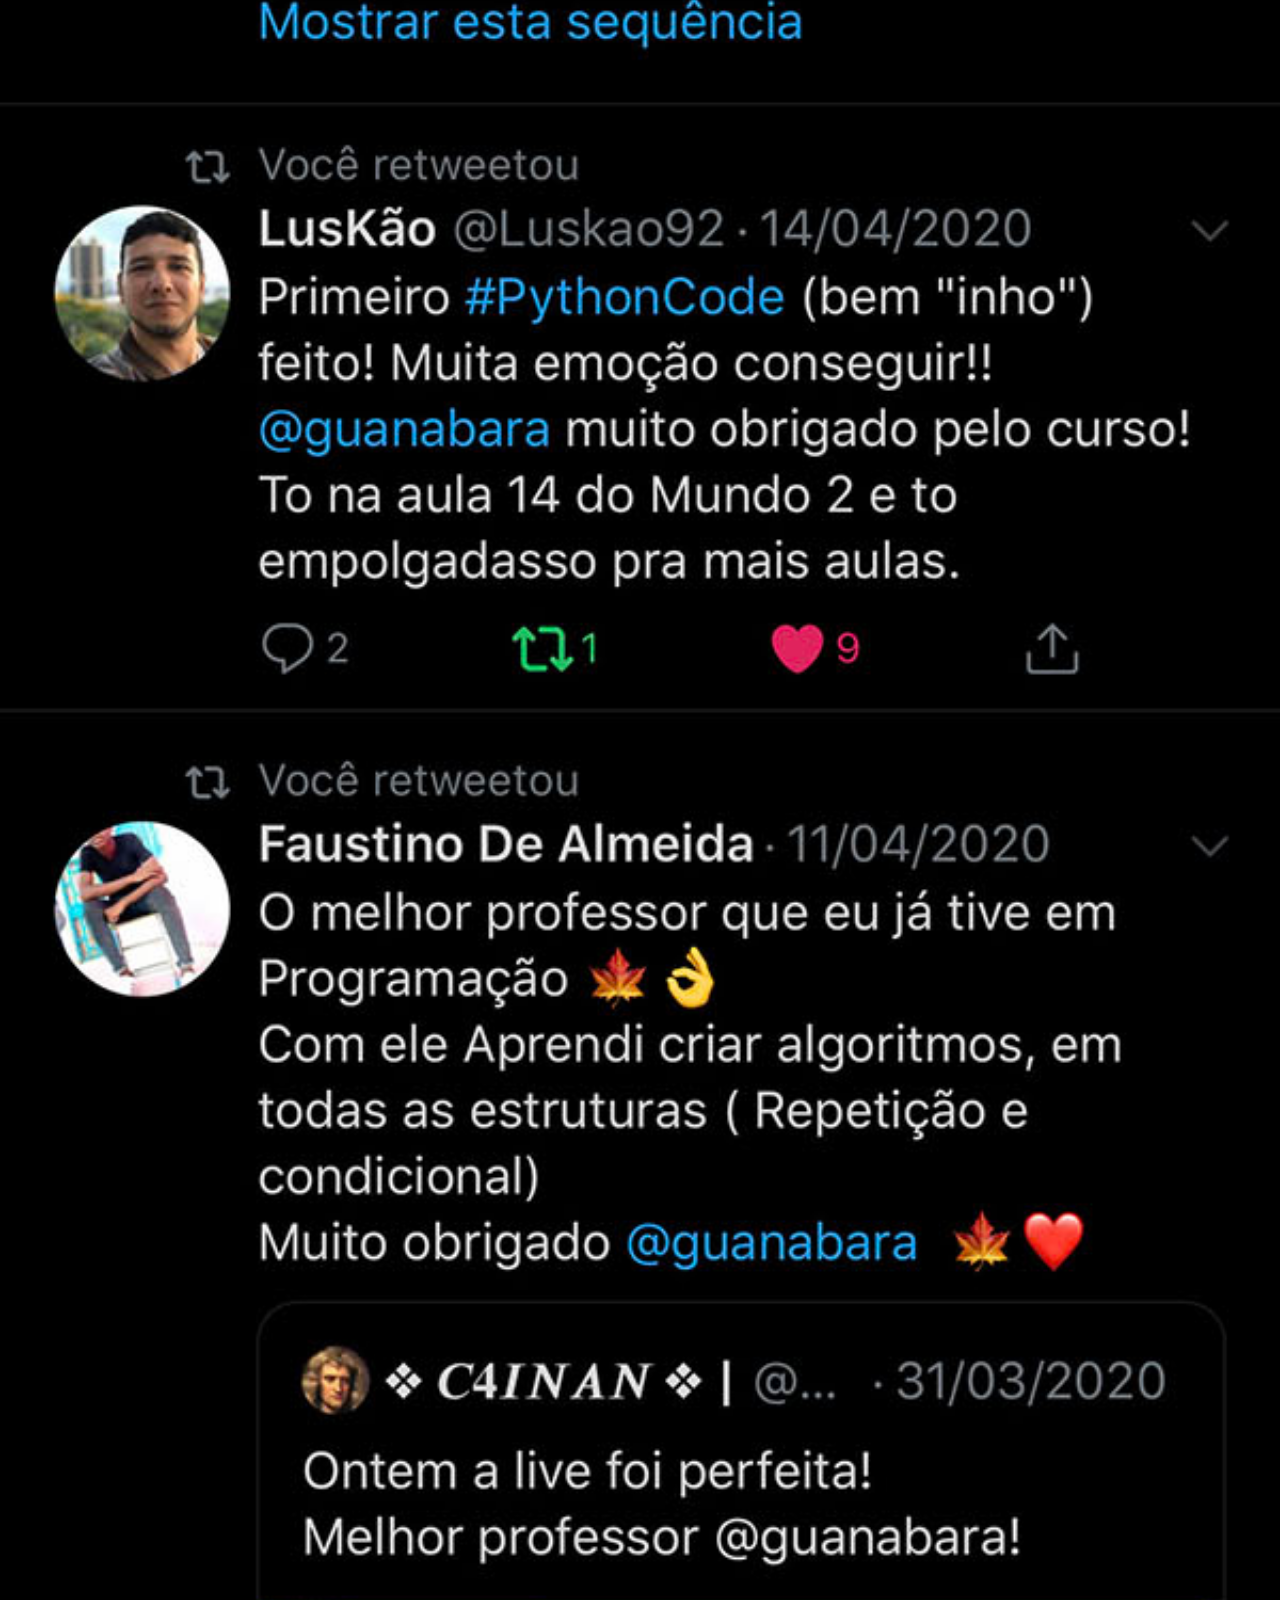
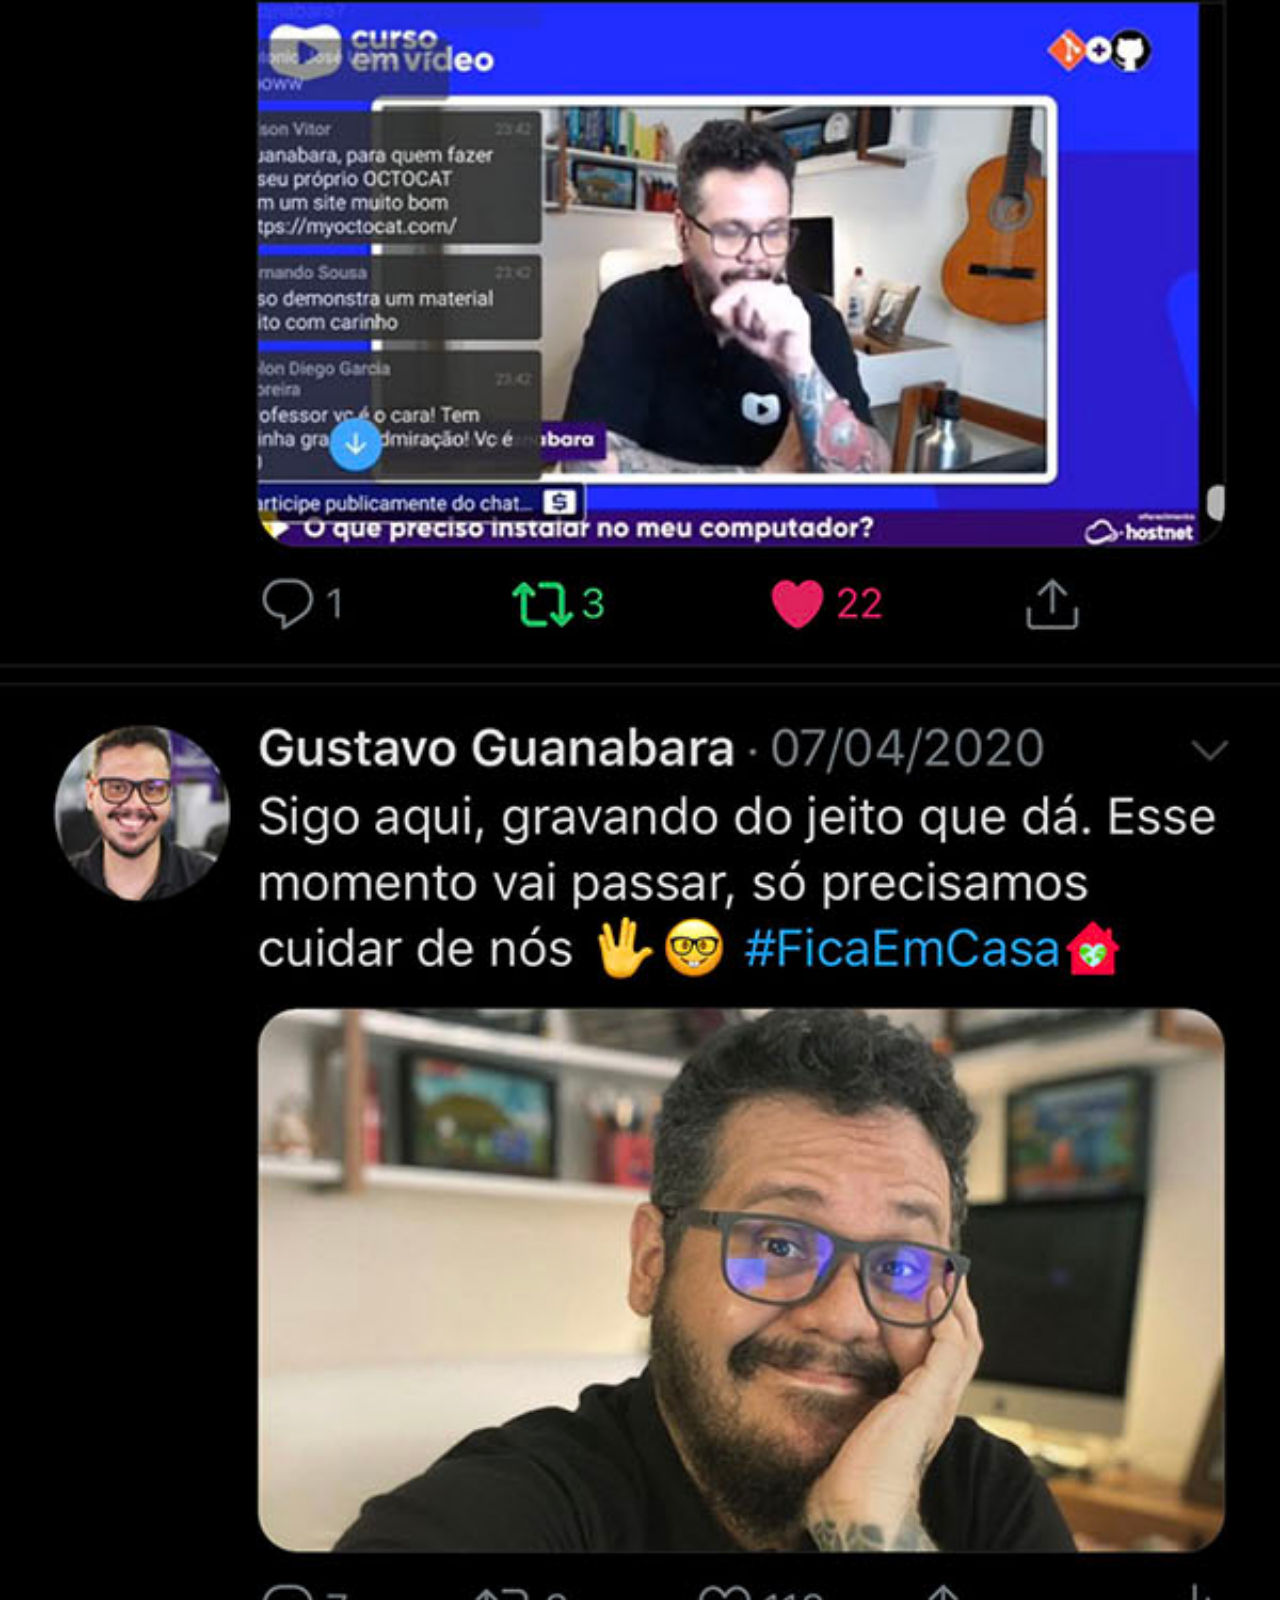
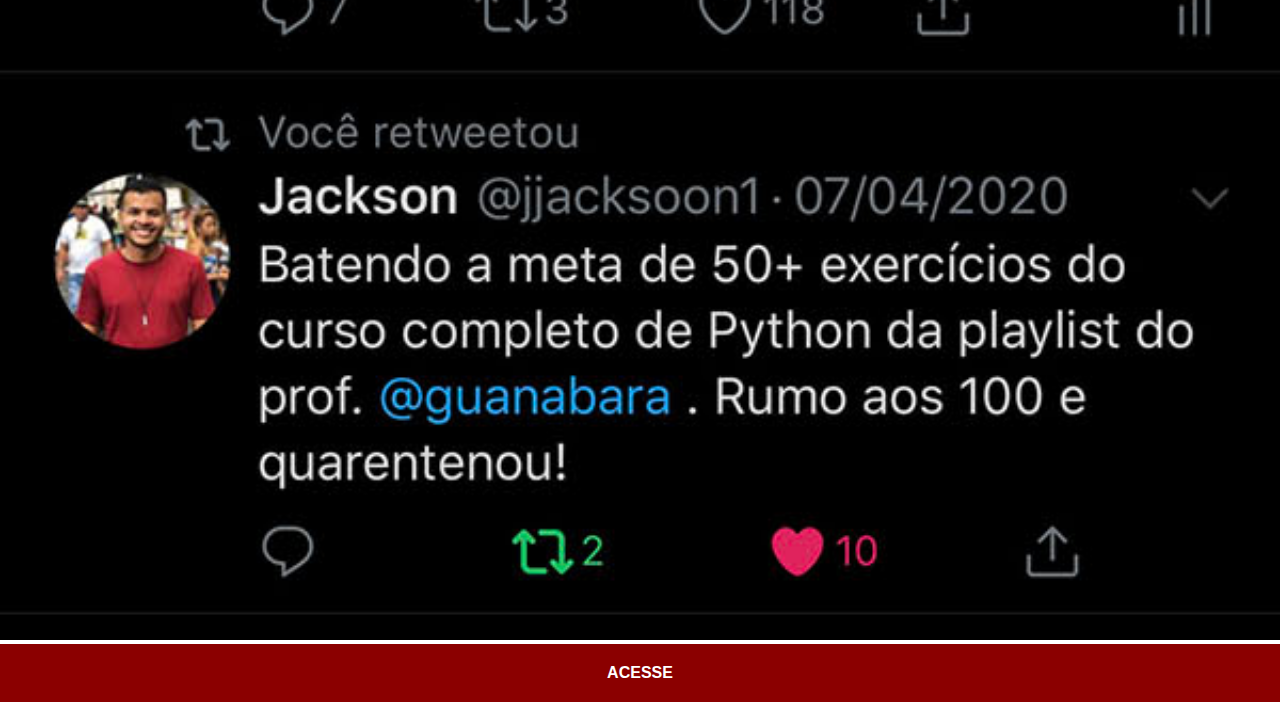
<file: Projeto-social/iframes/twitter.html>
<!DOCTYPE html>
<html lang="en">
<head>
    <meta charset="UTF-8">
    <meta name="viewport" content="width=device-width, initial-scale=1.0">
    <title>Document</title>
    <link rel="stylesheet" href="../estilos/iframes.css">
</head>
<body>
    <img src="../imagens/tela-twitter.jpg" alt="Twitter">
    <a href="https://twitter.com" target="
    _blank">ACESSE</a>
</body>
</html>
</file>
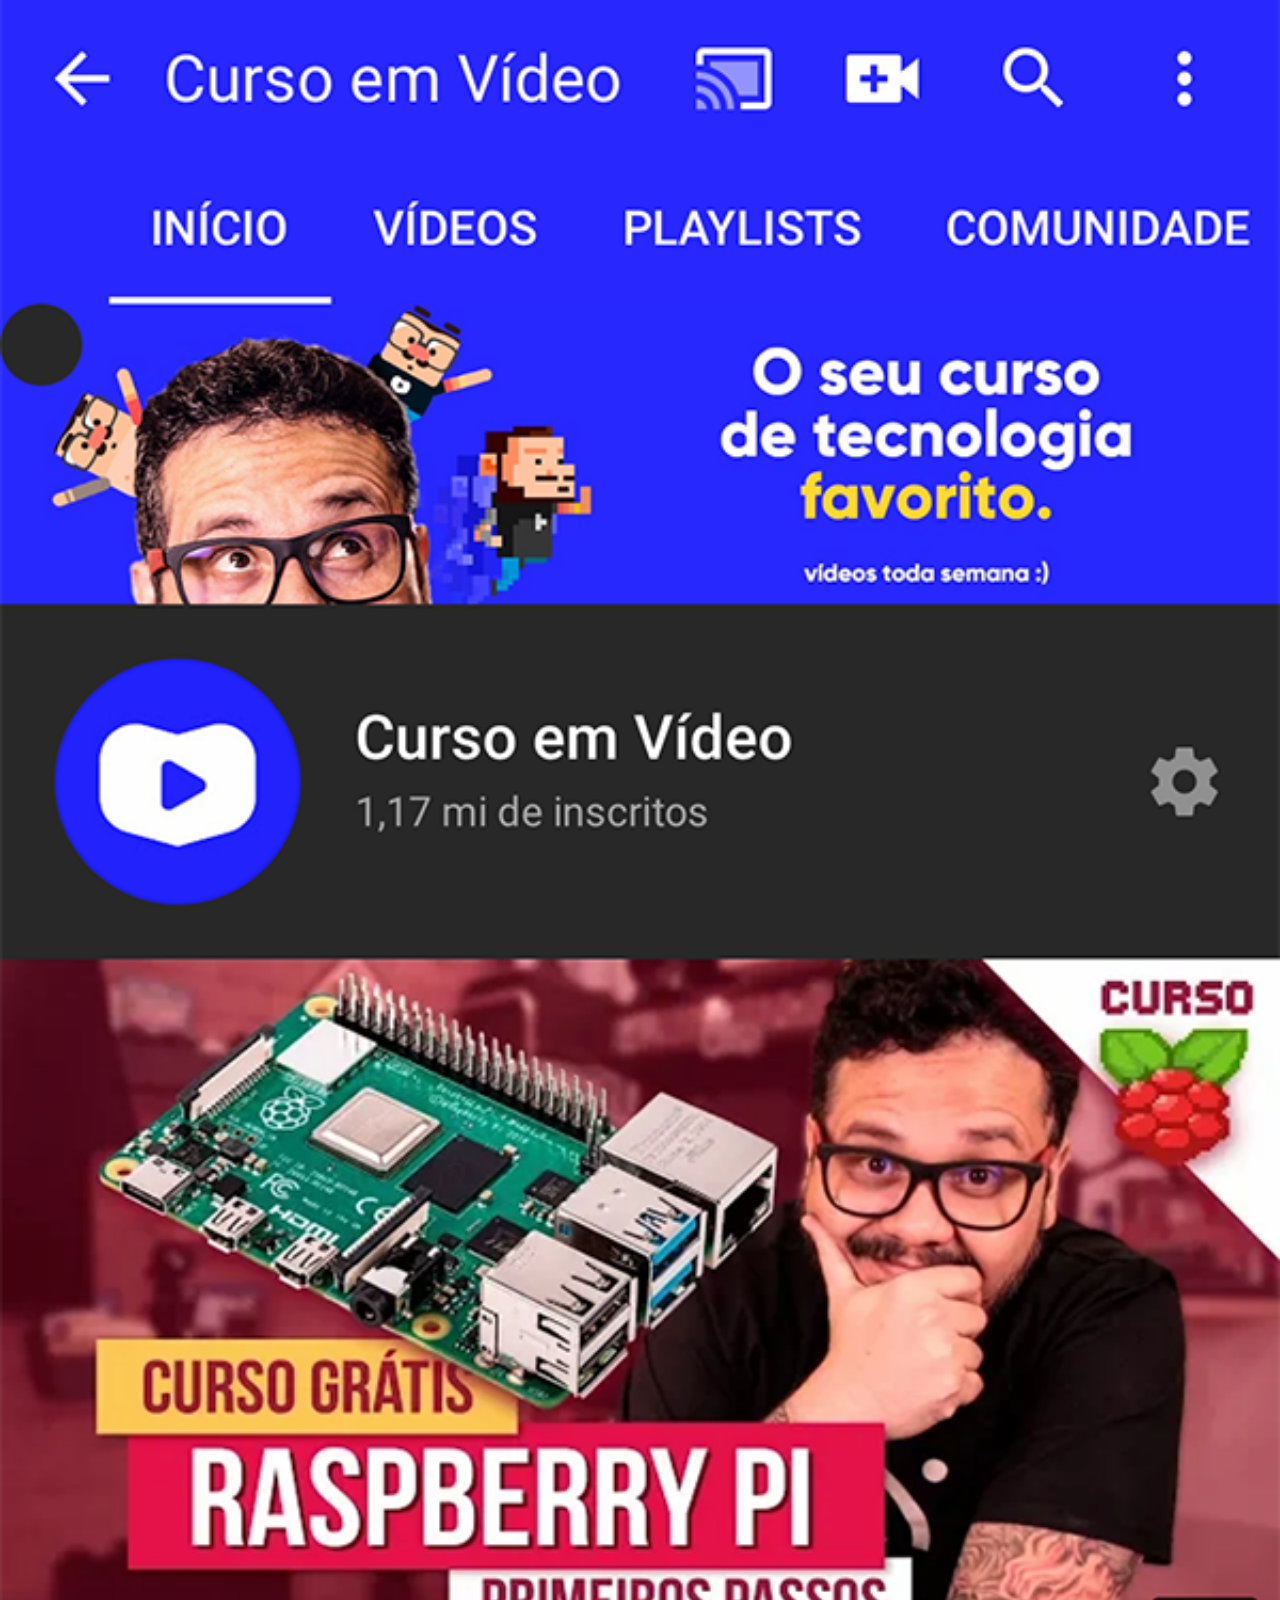
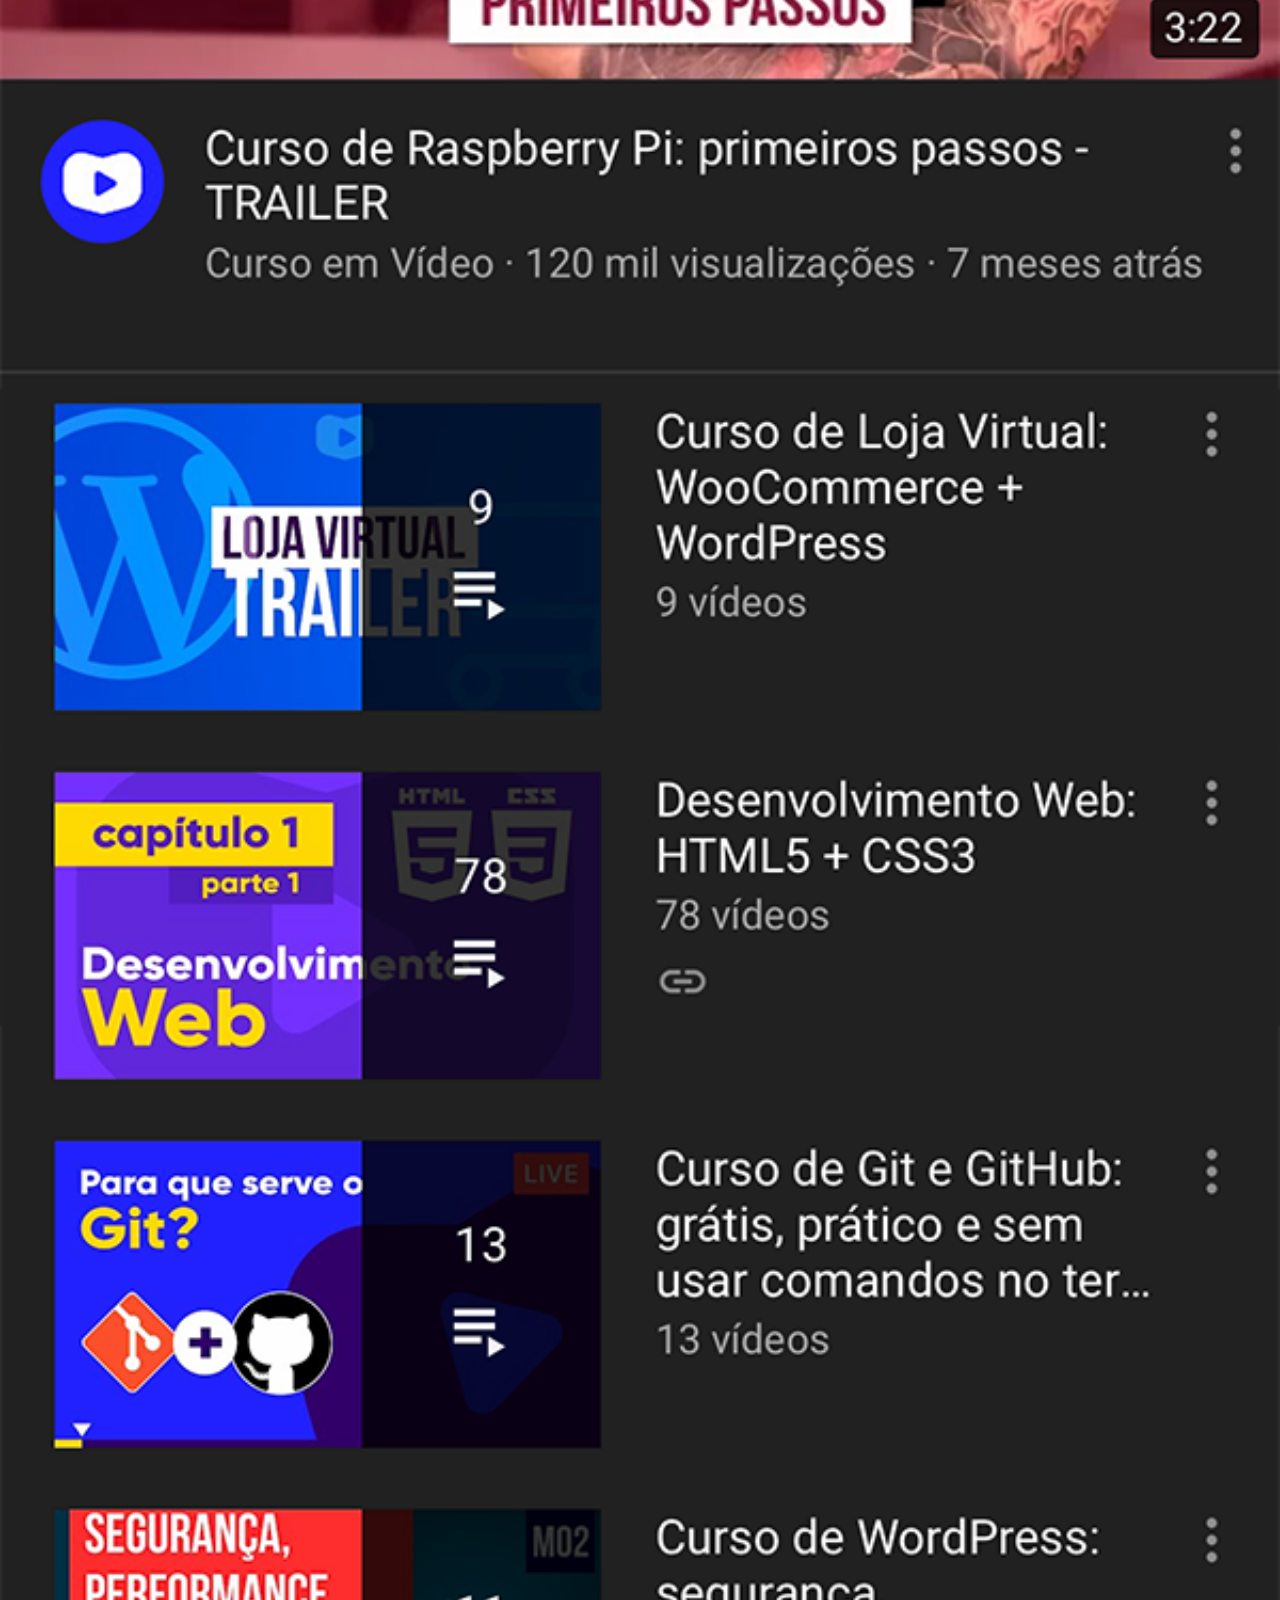
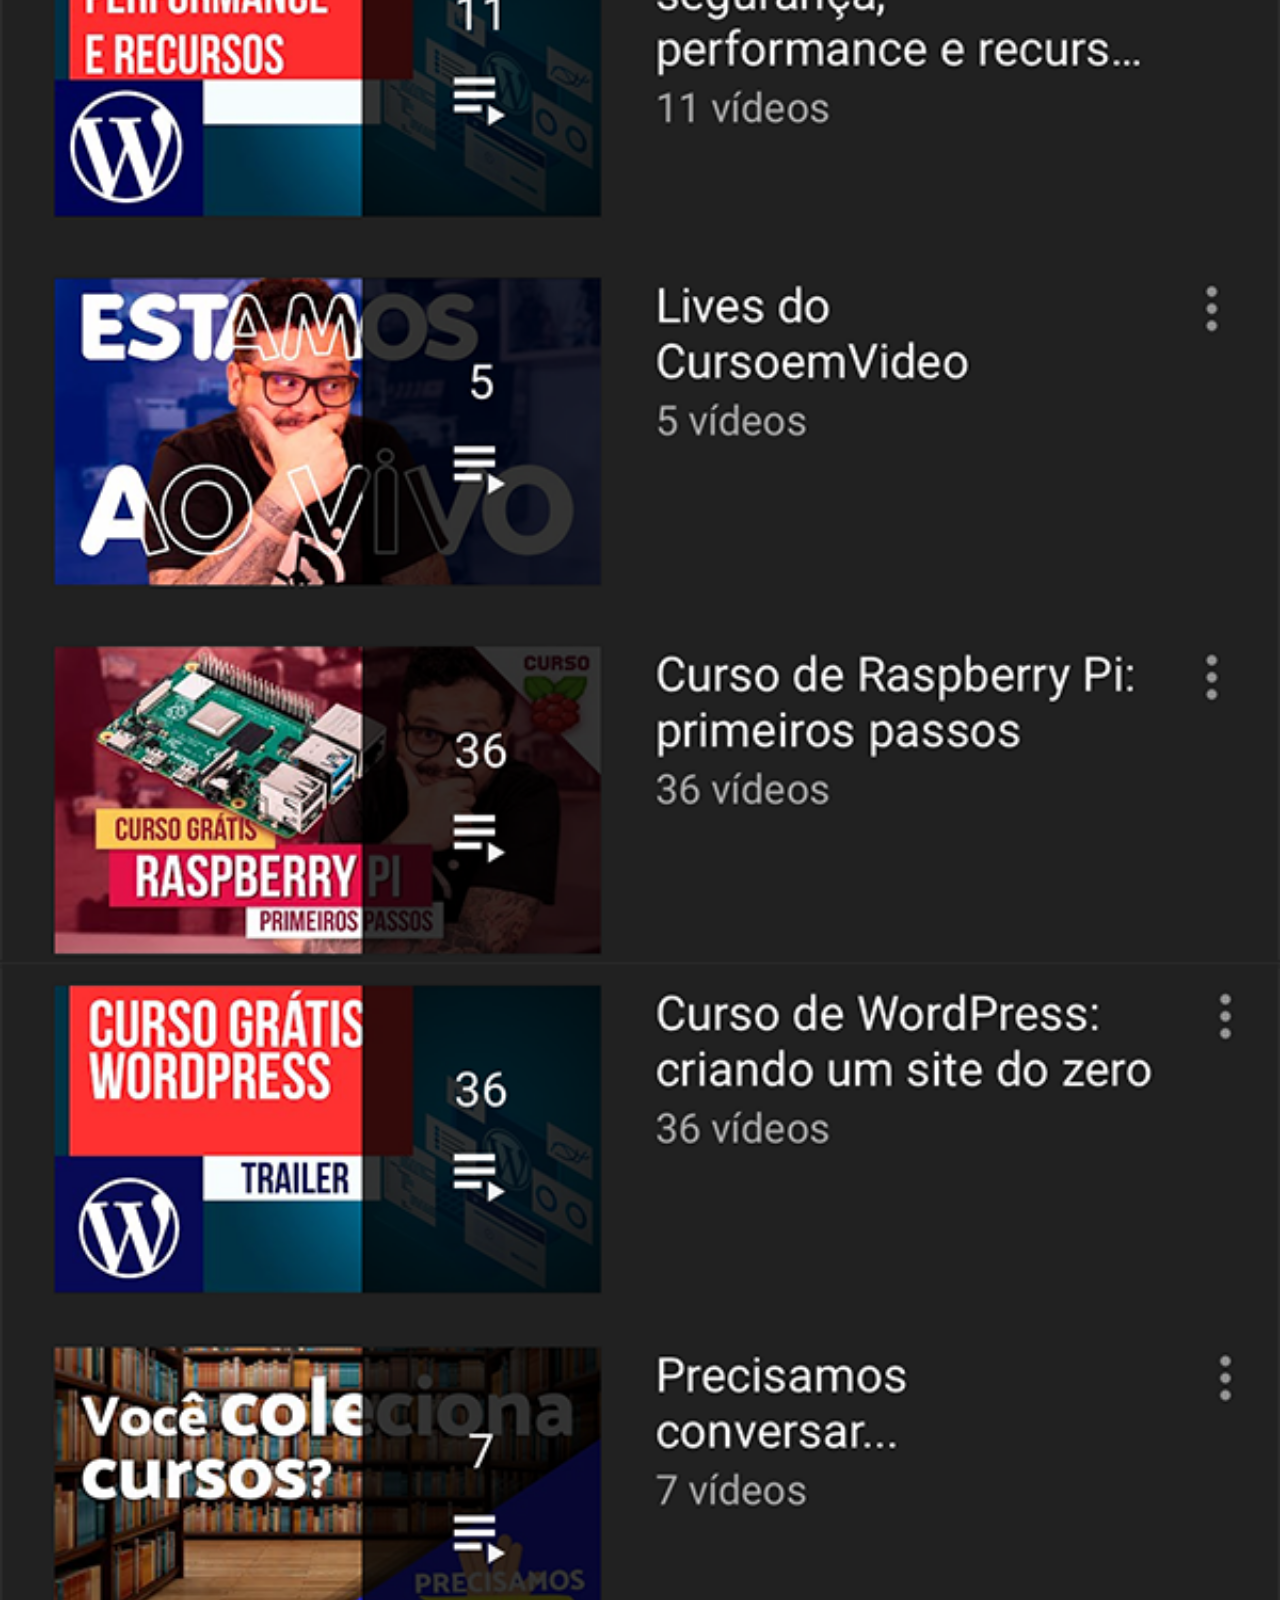
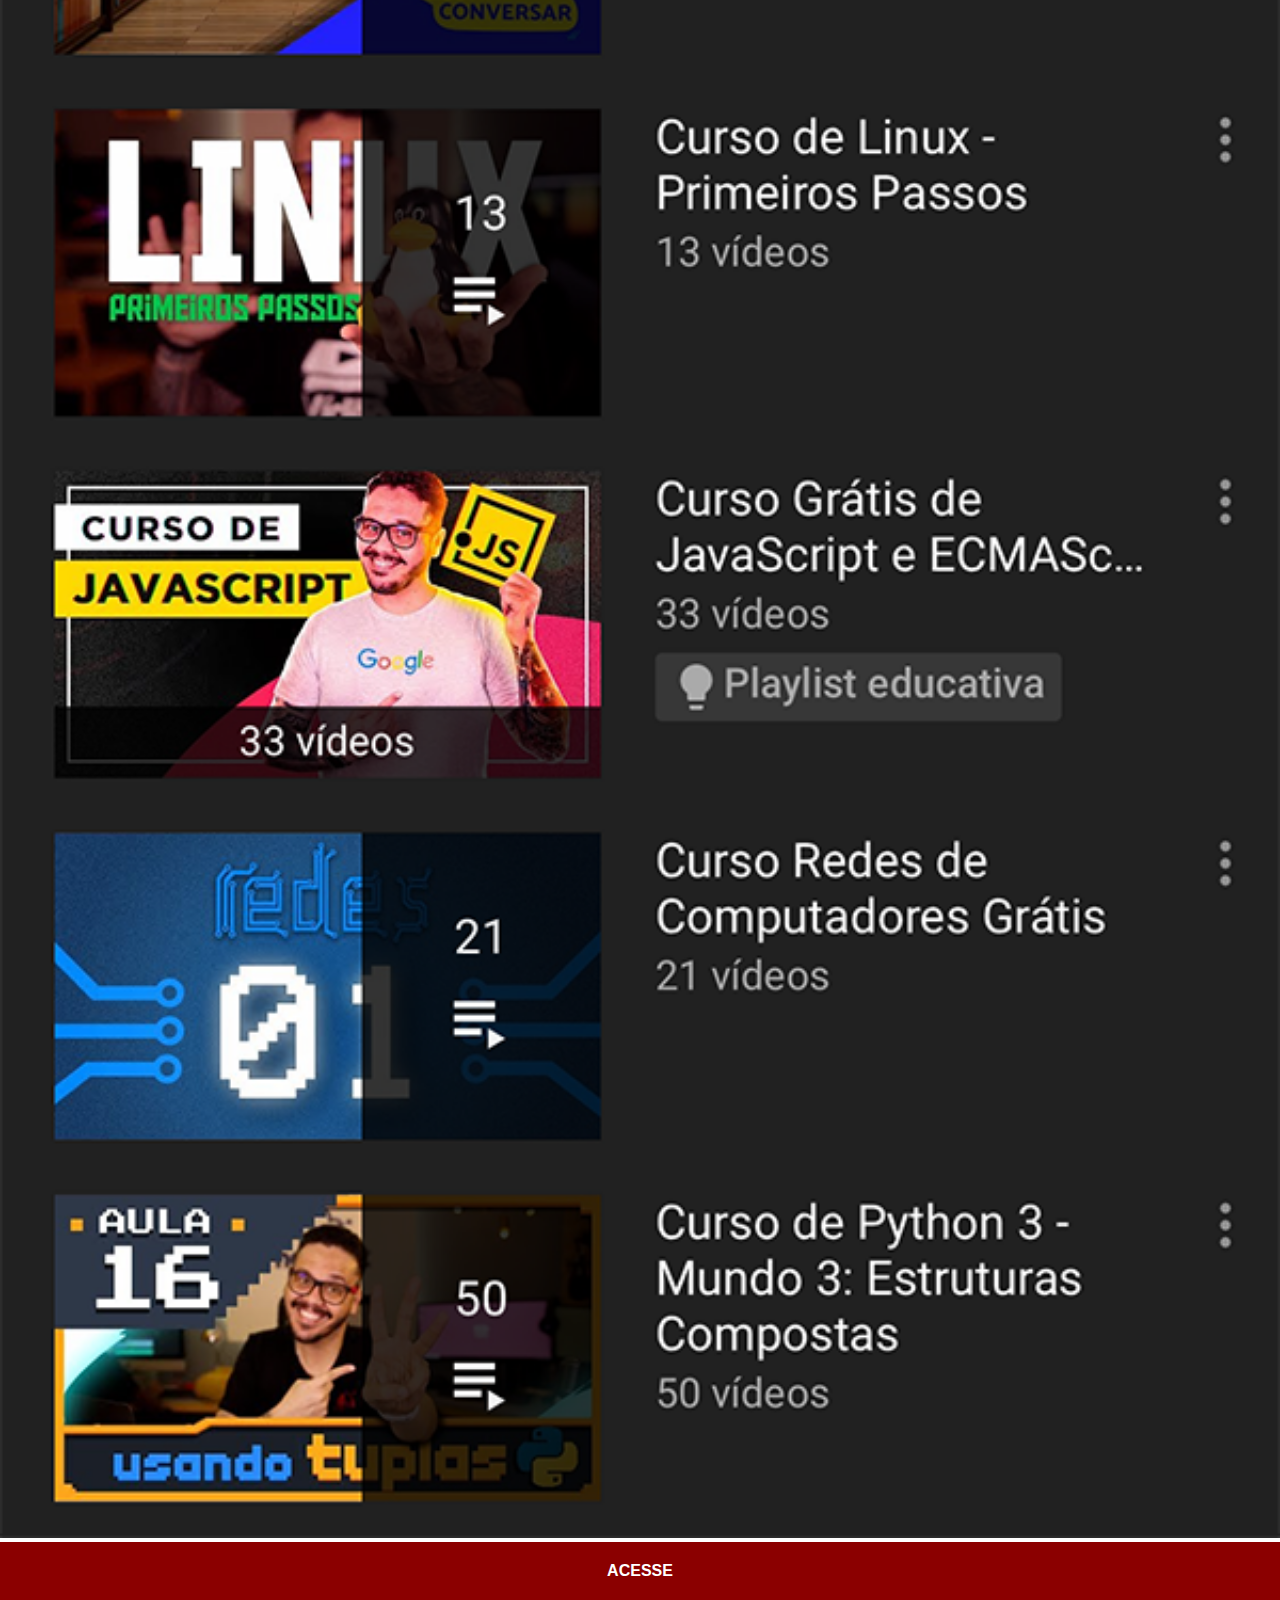
<file: Projeto-social/iframes/youtube.html>
<!DOCTYPE html>
<html lang="pt-br">
<head>
    <meta charset="UTF-8">
    <meta name="viewport" content="width=device-width, initial-scale=1.0">
    <title>Document</title>
    <link rel="stylesheet" href="../estilos/iframes.css">
</head>
<body>
    <img src="../imagens/tela-youtube.png" alt="youtube">
    <a href="https://www.youtube.com/c/CursoemV%C3%ADdeo" target="_blank">ACESSE</a>
</body>
</html>
</file>
<file: Projeto-android/estilo/style.css>
@charset "UTF-8";
@import url('https://fonts.googleapis.com/css2?family=Bebas+Neue&family=Work+Sans&display=swap');

@font-face {
    font-family: 'Android';
    src: url(../fontes/idroid.otf) format('opentype'); font-weight: normal;
}

:root{
--cor0: #ebe5c5;
--cor1: #83e1ad;
--cor2: #3ddc84;
--cor3: #2fa866;
--cor4: #1a5c37;
--cor5: #063d1e;

--font-padrao: Arial, Verdana, Helvetica, sans-serif; 
--font-destaque: "Bebas Neue", sans-serif;
--font-android: 'Android';
}

*{
    margin: 0px;
    padding: 0px;
}

body{
    background-color: var(--cor0);
    font-family: var(--font-padrao);
}

header{
    background-image: linear-gradient(to bottom, var(--cor3), var(--cor5));
    color: white;
    text-align: center;
    padding: 50px;
    font-family: var(--font-destaque);
    text-shadow: 2px 2px 0px rgba(0, 0, 0, 267);
}

header h1{
    font-size: 3em;
}

header p{
    font-family: var(--font-padrao);
    max-width: 600px;
    min-width: 300px;
    margin: auto;
    font-size: 1.2em;
}

nav{
    background-color: var(--cor5);
    padding: 10px;
    box-shadow: 0px 7px 7px rgba(0, 0, 0, 363);
}

nav > a{
    color: white;
    text-decoration: none;
    margin: 5px;
    font-weight: bold;
    font-size: 1.1em;
}

nav > a:hover{
    background-color: var(--cor2);
    color: black;
    padding: 8px;
    border-radius: 10px;
    transition: 0.3s;
}

main{
    background-color: white;
    padding: 10px;
    max-width: 1000px;
    min-width: 300px;
    margin: auto;
    border-bottom-left-radius: 10px;
    border-bottom-right-radius: 10px;
    box-shadow: 3px 3px 8px rgba(0, 0, 0, 0.508);
}

main h1{
    font-family: var(--font-android);
    color: var(--cor5);
}

main h2{
    font-family: var(--font-android);
    background-image: linear-gradient(to right, var(--cor1), transparent);
    color: var(--cor4);
}

main p{
    line-height: 30px;
    text-indent: 15px;
    margin: 10px;
    font-size: 1.1em;
}

article > a{
    background-color: var(--cor3);
    color: var(--cor4);
}

main img{
    display: block;
    margin: auto;
    width: 100%;
}

img#bugdroid{
    width: 350px;
}

div{
    background-color: var(--cor5);
    margin: 0px -10px 30px -10px;
    padding: 20px;
}

div iframe{
    display: block;
    margin:auto;
    height: 500px;
    width: 900px;
}

aside{
    background-color: var(--cor1);
    padding: 10px;
    border-radius: 10px;
}

aside > h3 {
    background-color: var(--cor4);
    color: white;
    margin: -10px -10px 0px -10px;
    padding: 5px;
    border-top-right-radius: 7px;
    border-top-left-radius: 7px;
}

aside > ul{
    list-style-position: inside;
    list-style-type: '\2714\00A0';
    columns: 2;
}

footer{
    background-color: var(--cor5);
    color: white;
    text-align: center;
    margin-top: 30px;
    padding: 5px;

}

footer a{
    color: white;
    text-decoration: none;
    font-weight: bold;
}

footer a:hover{
    color: var(--cor4);
    text-decoration: underline;
}
</file>
<file: Projeto-cordel/style.css>
@charset "UTF-8";

@import url('https://fonts.googleapis.com/css2?family=Passion+One:wght@400;700;900&display=swap');

@import url('https://fonts.googleapis.com/css2?family=Sriracha&display=swap');

:root{
    --font1: Verdana, Geneva, Tahoma, sans-serif;
    --font2: "Passion One", sans-serif;
    --font3: "Sriracha", cursive;
}

*{
    margin: 0px;
}

body{
    font-family: var(--font1);
    font-size: 1em;
}

header{
    background-color: black;
    color: white;
    text-align: center;
    padding: 60px;
}

header h1{
    font-family: var(--font2);
    font-size: 10vw;
    font-variant: small-caps;
}

header a{
    color: white;
    text-decoration: none;
    font-weight: bolder;
}

header a:hover{
    text-decoration: underline;
}

section{
    font-family: var(--font3);
    font-size: 2em;
    padding-left: 30px;
}

section p{
    line-height: 2em;
    padding-top: 10vh;
    font-size: 4vw;
}

section.img{
    background-color: darkgray;
    background-position: right center;
    background-size: cover;
    background-attachment: fixed;
    margin-top: 10vh;
    box-shadow: inset 2px 2px 8px;
}

section.img p{
    background-color: rgba(0, 0, 0, 0.567);
    color: white;
    font-size: 4vw;
    padding: 20px;
    display: inline-block;
    margin: 20px 0px;
}

section.img#img01{
    background-image: url(pacote-d012/imagens/background001.jpg);
}

section.img#img02{
    background-image: url(pacote-d012/imagens/background002.jpg);
}

footer{
    background-color: black;
    color: white;
    text-align: center;
    margin-top: 20px;
    padding: 10px;
}
</file>
<file: Projeto-social/estilos/style.css>
@charset "UTF-8";

*{
    margin: 0px;
    padding: 0px;
    font-family: Arial, Helvetica, sans-serif;
}

html, body{
    height: 100vh;
    width: 100vw;
}

body{
    background-image: url(../imagens/fundo-madeira.jpg);
    background-repeat: no-repeat;
    background-position: top center;
    background-size: cover;
    background-attachment: fixed;
}

main{
    position: relative;
    height: 100vh;
}

section#telefone{
    position: absolute;
    top: 50%;
    left: 50%;
    transform: translate(-50%, -50%);

    height: 627px;
    width: 311px;
    background-image: url(../imagens/frame-iphone.png);
}

iframe#tela{
    position: relative;
    top: 80px;
    left: 22px;
    width: 267px;
    height: 471px;
}

section#redes-sociais{
    text-align: right;
}

section#redes-sociais img{
    width: 50px;
    margin: 10px;
    border-radius: 50%;
    box-shadow: 2px 2px 5px rgba(0, 0, 0, 0.400);
    box-sizing: border-box;
}

section#redes-sociais img:hover{
    border: 2px solid rgba(255, 255, 255, 0.637);
    transform: translate(-3px, -3px);
    box-shadow: 5px 5px 10px rgba(0, 0, 0, 0.623);
    transition: transform 0.3s;
}
</file>
<file: Projeto-social/estilos/iframes.css>
@charset "UTF-8";

*{
            margin: 0px;
            padding: 0px;
            font-family: Arial, Helvetica, sans-serif;
        }

        ::-webkit-scrollbar{
            width: 0px;
        }

        img{
            width: 100vw;
        }

        a{
            display: block;
            background-color: darkred;
            color: white;
            text-decoration: none;
            text-align: center;
            font-weight: bold;
            padding: 20px;
        }

        a:hover{
            background-color: red;
        }
</file>
